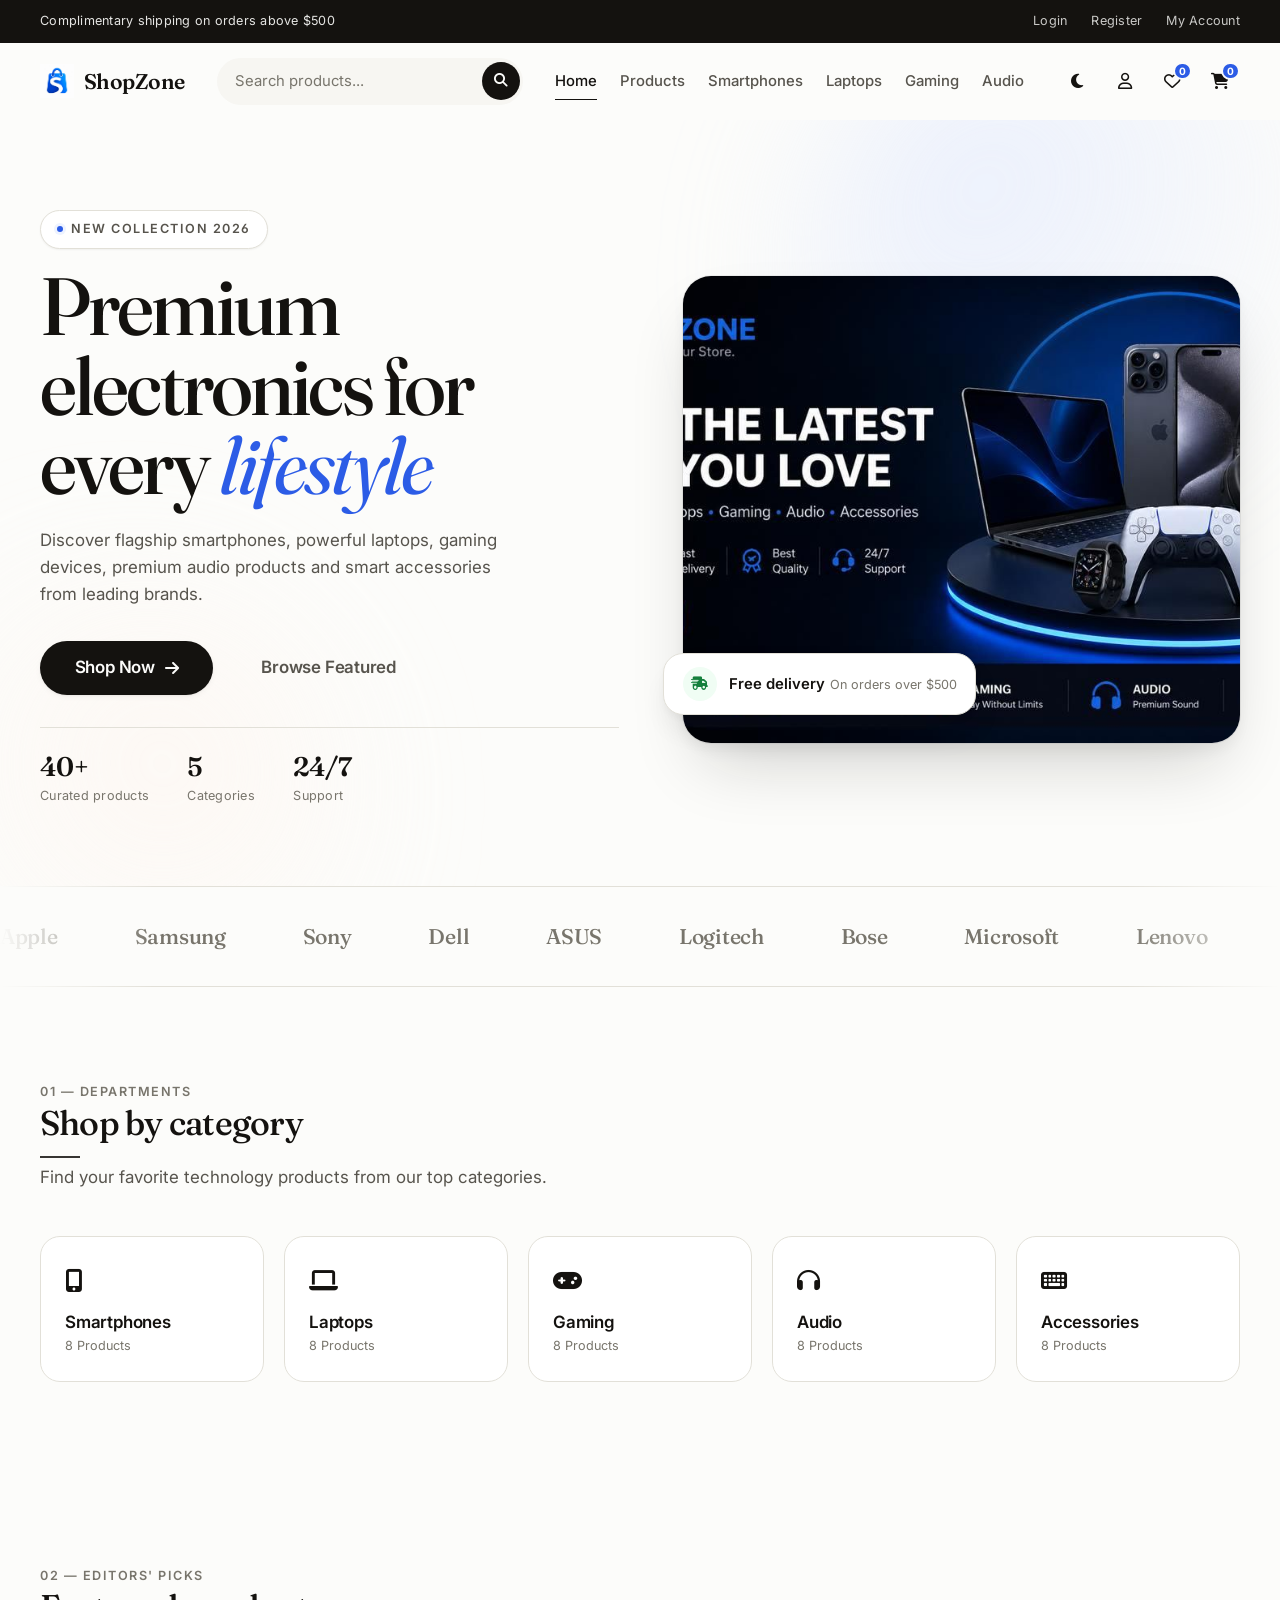
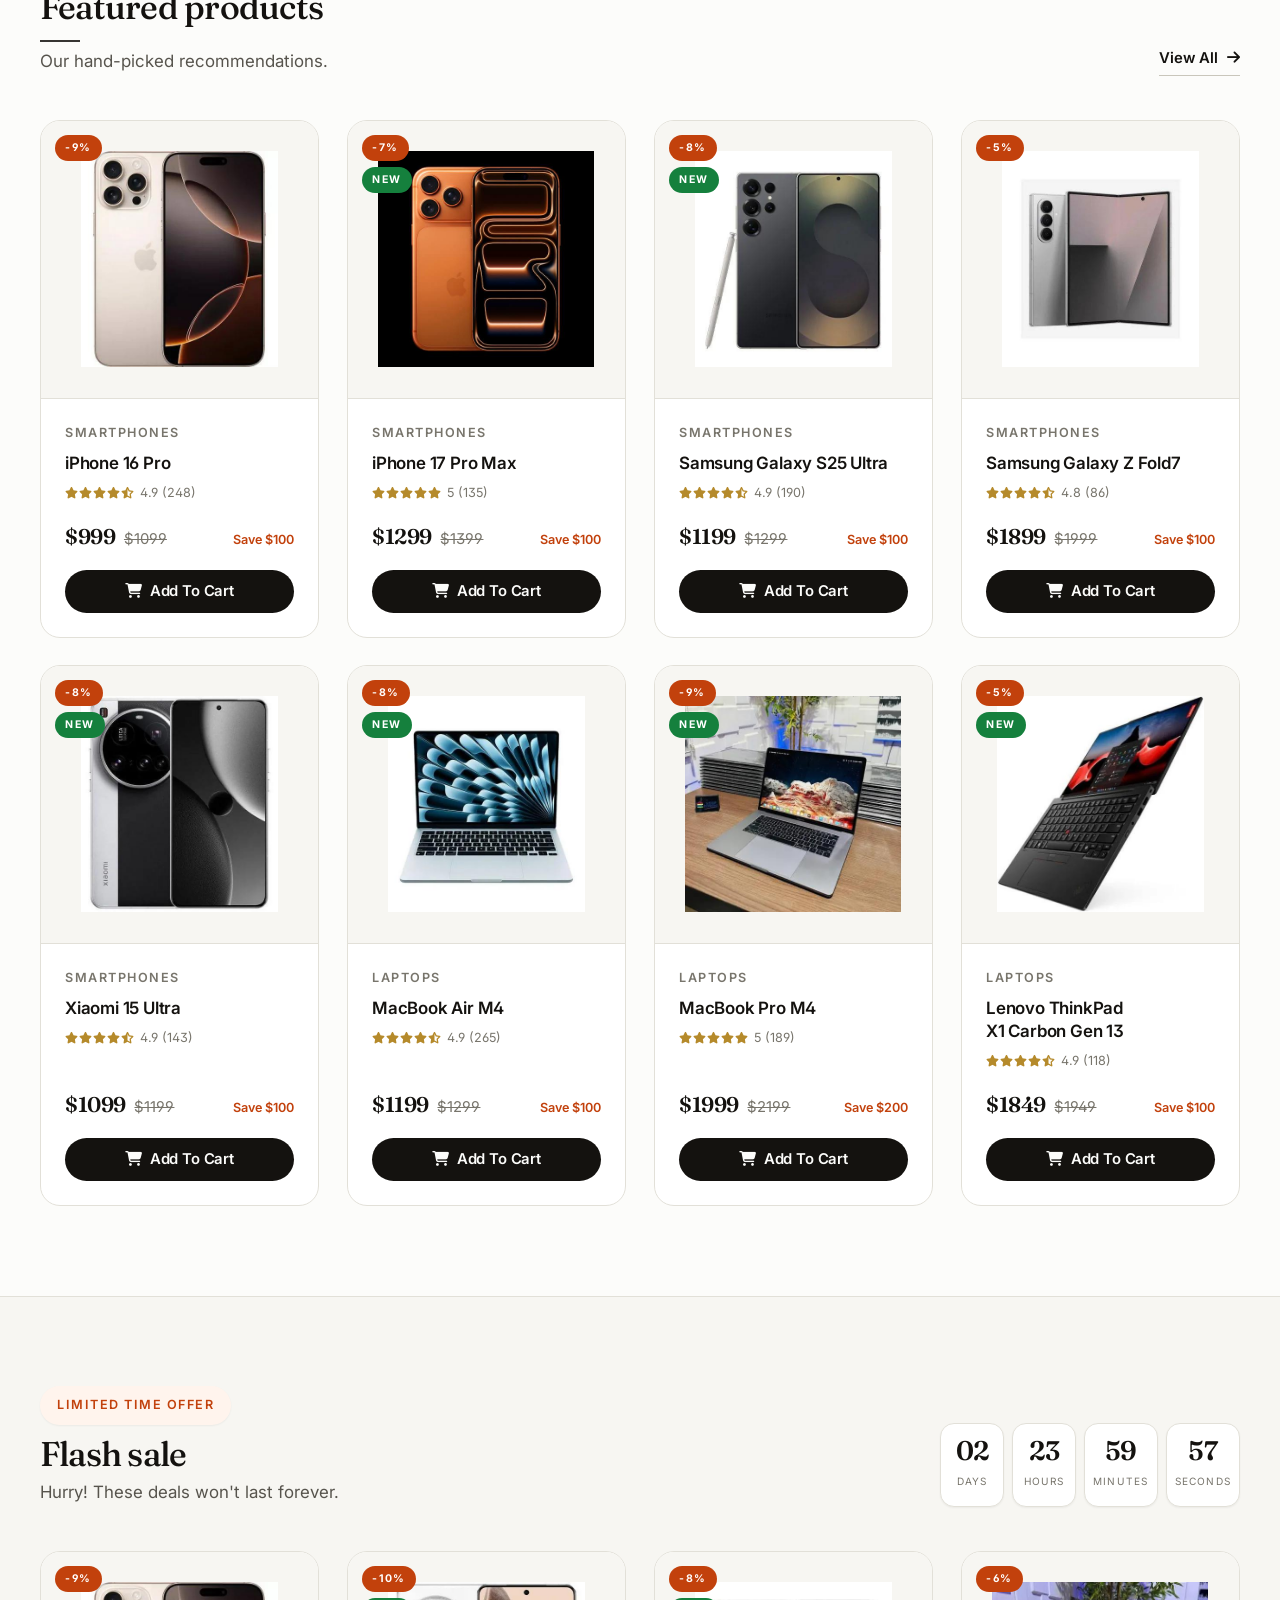
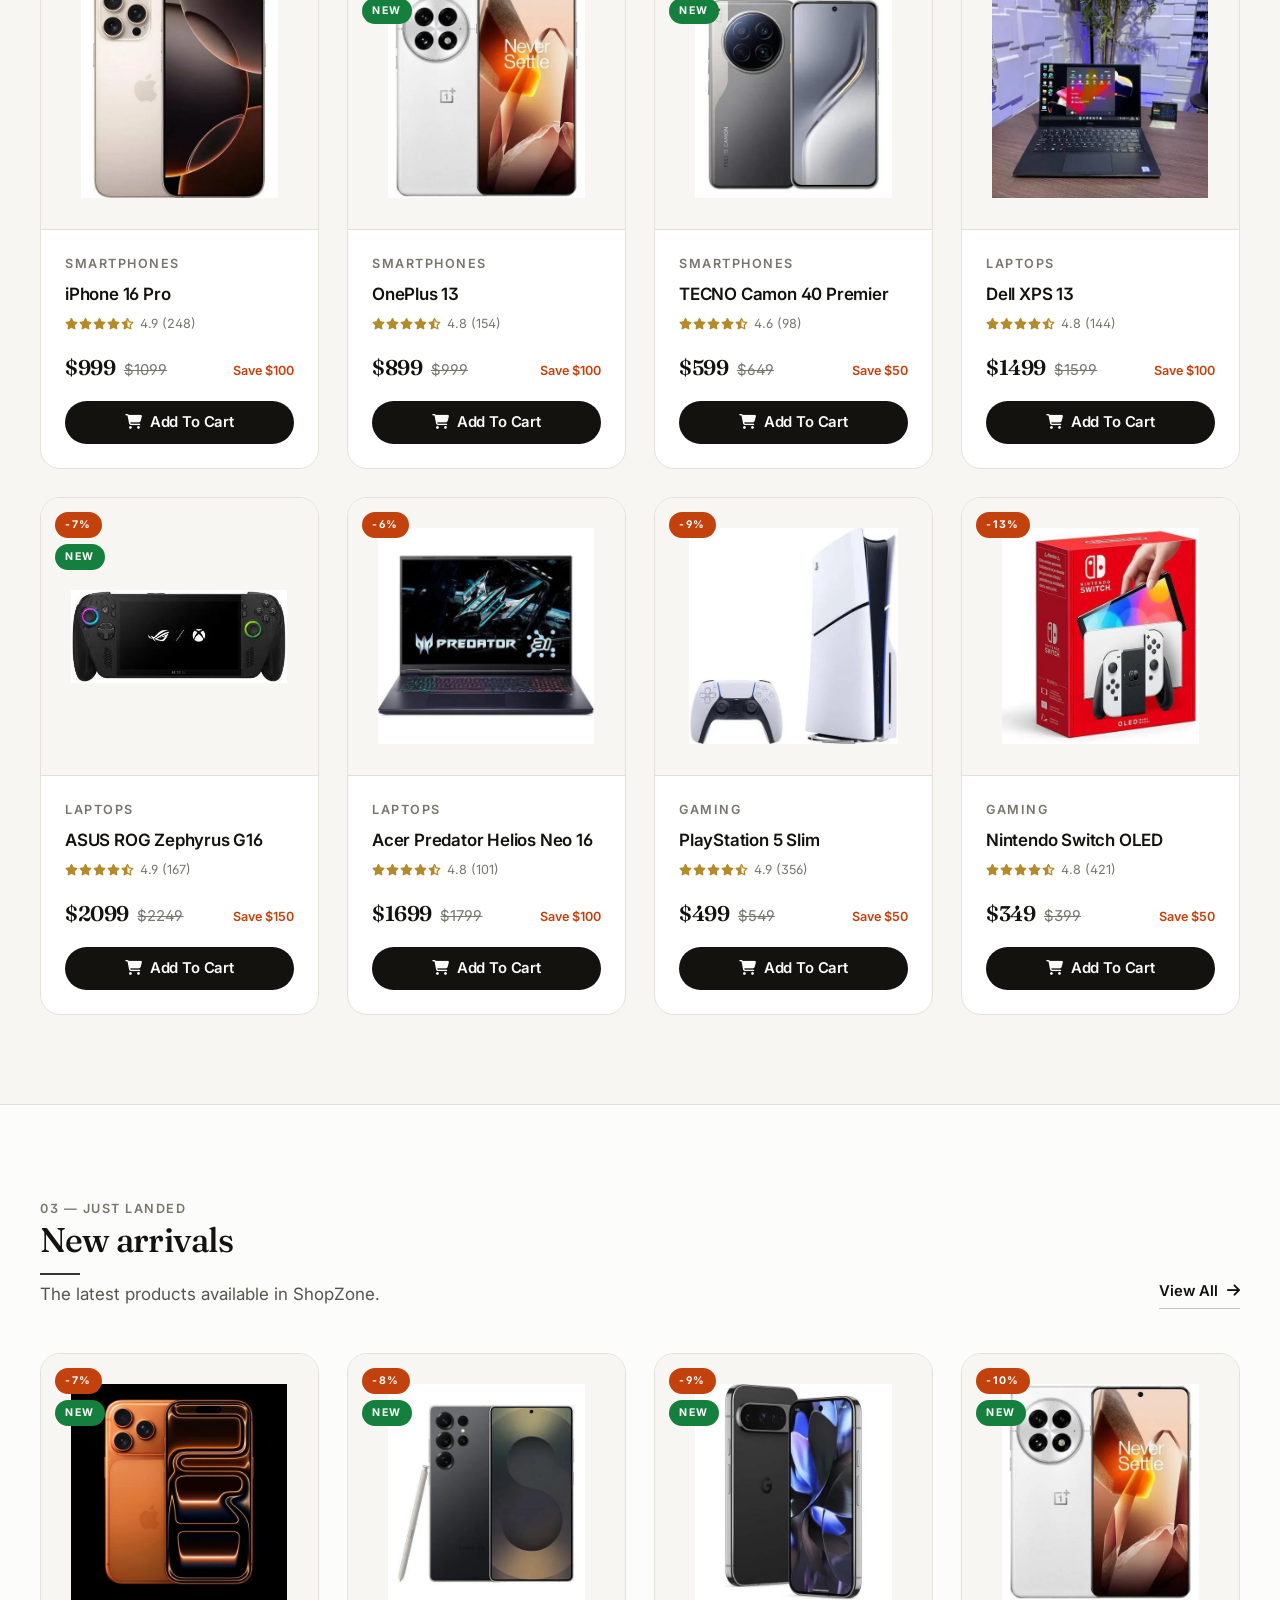
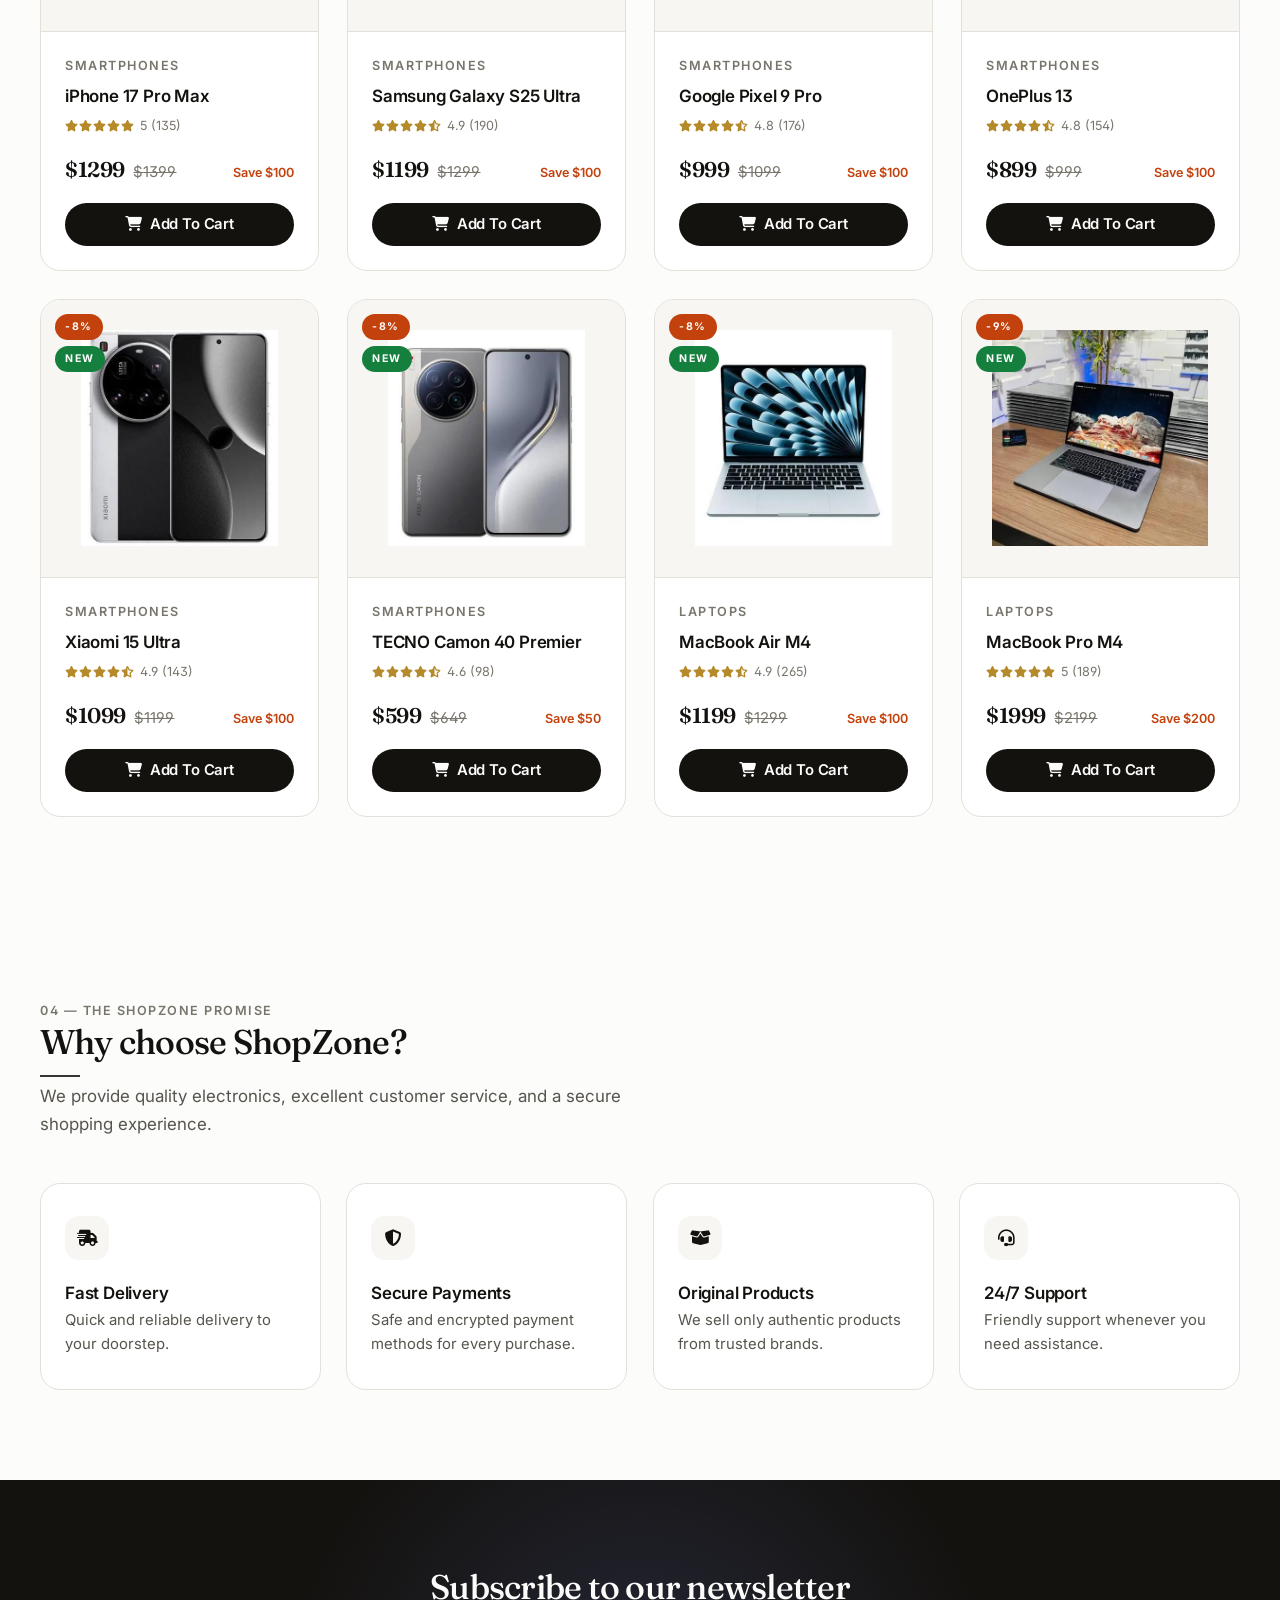
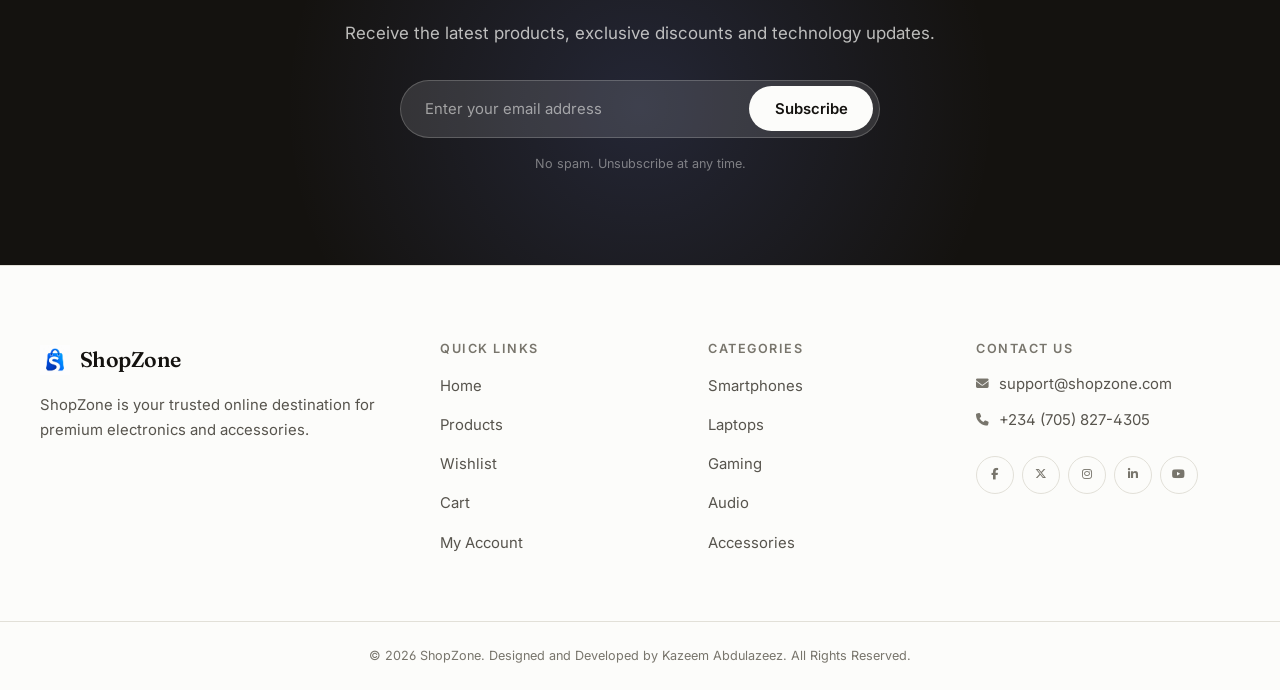
<file: index.html>
<!DOCTYPE html>
<html lang="en">

<head>

    <!-- ===========================
            META TAGS
    ============================ -->

    <meta charset="UTF-8">

    <meta name="viewport"
        content="width=device-width, initial-scale=1.0">

    <meta name="description"
        content="ShopZone - Premium Electronics Store">

    <meta name="keywords"
        content="Electronics, Smartphones, Laptops, Gaming, Audio">

    <meta name="author"
        content="ShopZone">

    <meta name="theme-color"
        content="#fcfcfa">

    <title>

        ShopZone | Premium Electronics Store

    </title>

    <!-- ===========================
            FAVICON
    ============================ -->

    <link rel="icon"
        href="images/logo.png">

    <!-- ===========================
            GOOGLE FONTS

            Fraunces = editorial display serif
            Inter    = technical UI sans
    ============================ -->

    <link rel="preconnect"
        href="https://fonts.googleapis.com">

    <link rel="preconnect"
        href="https://fonts.gstatic.com"
        crossorigin>

    <link href="https://fonts.googleapis.com/css2?family=Fraunces:ital,opsz,wght@0,9..144,300..700;1,9..144,300..700&family=Inter:wght@300..800&display=swap"
        rel="stylesheet">

    <!-- ===========================
            FONT AWESOME
    ============================ -->

    <link rel="stylesheet"
        href="https://cdnjs.cloudflare.com/ajax/libs/font-awesome/6.7.1/css/all.min.css">

    <!-- ===========================
            CSS FILES
    ============================ -->

    <link rel="stylesheet"
        href="css/style.css">

    <link rel="stylesheet"
        href="css/responsive.css">

    <!-- Theme is applied before paint to avoid a flash -->

    <script src="js/ui.js"></script>

</head>

<body>

    <!-- ===========================
            PRELOADER
    ============================ -->

    <div class="preloader">

        <div class="loader"></div>

    </div>

    <a href="#mainContent"
        class="skip-link">

        Skip to content

    </a>

    <!-- ===========================
            TOP BAR
    ============================ -->

    <section class="top-bar">

        <div class="container">

            <div class="top-bar-left">

                <p>

                    Complimentary shipping on orders above $500

                </p>

            </div>

            <div class="top-bar-right">

                <a href="login.html">

                    Login

                </a>

                <a href="register.html">

                    Register

                </a>

                <a href="profile.html">

                    My Account

                </a>

            </div>

        </div>

    </section>

    <!-- ===========================
            HEADER
    ============================ -->

    <header id="mainHeader">

        <div class="container">

            <!-- Logo -->

            <a href="index.html"
                class="logo">

                <img src="images/logo.png"
                    alt="ShopZone Logo">

                <span>

                    ShopZone

                </span>

            </a>

            <!-- Search -->

            <form id="searchForm"
                class="search-box"
                role="search">

                <label for="searchInput"
                    class="sr-only">

                    Search products

                </label>

                <input
                    type="search"
                    id="searchInput"
                    placeholder="Search products...">

                <button type="submit"
                    aria-label="Search">

                    <i class="fas fa-search" aria-hidden="true"></i>

                </button>

            </form>

            <!-- Navigation -->

            <nav id="navbar"
                aria-label="Primary">

                <ul class="nav-links">

                    <li>

                        <a class="active"
                            href="index.html">

                            Home

                        </a>

                    </li>

                    <li>

                        <a href="products.html">

                            Products

                        </a>

                    </li>

                    <li>

                        <a href="products.html?category=smartphones">

                            Smartphones

                        </a>

                    </li>

                    <li>

                        <a href="products.html?category=laptops">

                            Laptops

                        </a>

                    </li>

                    <li>

                        <a href="products.html?category=gaming">

                            Gaming

                        </a>

                    </li>

                    <li>

                        <a href="products.html?category=audio">

                            Audio

                        </a>

                    </li>

                </ul>

            </nav>

            <!-- Header Icons -->

            <div class="header-icons">

                <button class="icon-btn theme-toggle"
                    type="button"
                    aria-pressed="false"
                    aria-label="Switch to dark theme">

                    <i class="fas fa-moon icon-moon" aria-hidden="true"></i>

                    <i class="fas fa-sun icon-sun" aria-hidden="true"></i>

                </button>

                <a href="profile.html"
                    aria-label="My account">

                    <i class="far fa-user" aria-hidden="true"></i>

                </a>

                <a href="wishlist.html"
                    aria-label="Wishlist">

                    <i class="far fa-heart" aria-hidden="true"></i>

                    <span id="wishlistCount">

                        0

                    </span>

                </a>

                <a href="cart.html"
                    class="cart-icon"
                    aria-label="Cart">

                    <i class="fas fa-shopping-cart" aria-hidden="true"></i>

                    <span id="cartCount">

                        0

                    </span>

                </a>

            </div>

            <!-- Mobile Menu Button -->

            <button class="menu-toggle"
                type="button"
                aria-expanded="false"
                aria-controls="mobileMenu"
                aria-label="Open menu">

                <span class="bars" aria-hidden="true">

                    <span></span>

                    <span></span>

                    <span></span>

                </span>

            </button>

        </div>

    </header>

    <!-- ===========================
            MOBILE MENU
    ============================ -->

    <aside class="mobile-menu"
        id="mobileMenu"
        aria-label="Mobile navigation">

        <button class="drawer-close"
            type="button"
            aria-label="Close menu">

            <i class="fas fa-xmark" aria-hidden="true"></i>

        </button>

        <a href="index.html">

            <i class="fas fa-house" aria-hidden="true"></i>

            Home

        </a>

        <a href="products.html">

            <i class="fas fa-grip" aria-hidden="true"></i>

            Products

        </a>

        <a href="wishlist.html">

            <i class="far fa-heart" aria-hidden="true"></i>

            Wishlist

        </a>

        <a href="cart.html">

            <i class="fas fa-bag-shopping" aria-hidden="true"></i>

            Cart

        </a>

        <a href="profile.html">

            <i class="far fa-user" aria-hidden="true"></i>

            Profile

        </a>

    </aside>

    <main id="mainContent">

    <!-- ===========================
            HERO SECTION
    ============================ -->

    <section class="hero">

        <div class="container hero-container">

            <div class="hero-content">

                <span class="hero-badge">

                    <span class="dot" aria-hidden="true"></span>

                    New Collection 2026

                </span>

                <h1>

                    Premium electronics for every
                    <em>lifestyle</em>

                </h1>

                <p>

                    Discover flagship smartphones,
                    powerful laptops, gaming devices,
                    premium audio products and
                    smart accessories from leading brands.

                </p>

                <div class="hero-buttons">

                    <a href="products.html"
                        class="btn btn-primary btn-lg"
                        data-magnetic>

                        Shop Now

                        <i class="fas fa-arrow-right" aria-hidden="true"></i>

                    </a>

                    <a href="#featured"
                        class="btn btn-ghost btn-lg">

                        Browse Featured

                    </a>

                </div>

                <div class="hero-stats">

                    <div class="hero-stat">

                        <span class="num">40+</span>

                        <span class="label">Curated products</span>

                    </div>

                    <div class="hero-stat">

                        <span class="num">5</span>

                        <span class="label">Categories</span>

                    </div>

                    <div class="hero-stat">

                        <span class="num">24/7</span>

                        <span class="label">Support</span>

                    </div>

                </div>

            </div>

            <div class="hero-image"
                data-parallax="0.06">

                <img
                    src="images/banner.jpg"
                    alt="ShopZone Banner"
                    fetchpriority="high">

                <div class="hero-chip">

                    <i class="fas fa-truck-fast" aria-hidden="true"></i>

                    <div>

                        <span class="t">Free delivery</span>

                        <span class="s">On orders over $500</span>

                    </div>

                </div>

            </div>

        </div>

    </section>

    <!-- ===========================
            BRAND MARQUEE
    ============================ -->

    <section class="marquee"
        aria-label="Brands we carry">

        <div class="marquee-track">

            <span>Apple</span>

            <span>Samsung</span>

            <span>Sony</span>

            <span>Dell</span>

            <span>ASUS</span>

            <span>Logitech</span>

            <span>Bose</span>

            <span>Microsoft</span>

            <span>Lenovo</span>

            <span>Anker</span>

        </div>

    </section>

        <!-- ===========================
            SHOP CATEGORIES
    ============================ -->

    <section class="categories">

        <div class="container">

            <div class="section-header" data-reveal>

                <div>

                    <span class="eyebrow">01 — Departments</span>

                    <h2>Shop by category</h2>

                    <p>
                        Find your favorite technology products from our top categories.
                    </p>

                </div>

            </div>

            <div class="category-grid" data-reveal-group>

                <a href="products.html?category=smartphones" class="category-card">

                    <i class="fas fa-mobile-screen-button" aria-hidden="true"></i>

                    <h3>Smartphones</h3>

                    <span>8 Products</span>

                    <i class="fas fa-arrow-right arrow" aria-hidden="true"></i>

                </a>

                <a href="products.html?category=laptops" class="category-card">

                    <i class="fas fa-laptop" aria-hidden="true"></i>

                    <h3>Laptops</h3>

                    <span>8 Products</span>

                    <i class="fas fa-arrow-right arrow" aria-hidden="true"></i>

                </a>

                <a href="products.html?category=gaming" class="category-card">

                    <i class="fas fa-gamepad" aria-hidden="true"></i>

                    <h3>Gaming</h3>

                    <span>8 Products</span>

                    <i class="fas fa-arrow-right arrow" aria-hidden="true"></i>

                </a>

                <a href="products.html?category=audio" class="category-card">

                    <i class="fas fa-headphones" aria-hidden="true"></i>

                    <h3>Audio</h3>

                    <span>8 Products</span>

                    <i class="fas fa-arrow-right arrow" aria-hidden="true"></i>

                </a>

                <a href="products.html?category=accessories" class="category-card">

                    <i class="fas fa-keyboard" aria-hidden="true"></i>

                    <h3>Accessories</h3>

                    <span>8 Products</span>

                    <i class="fas fa-arrow-right arrow" aria-hidden="true"></i>

                </a>

            </div>

        </div>

    </section>

    <!-- ===========================
            FEATURED PRODUCTS
    ============================ -->

    <section class="featured-products" id="featured">

        <div class="container">

            <div class="section-header" data-reveal>

                <div>

                    <span class="eyebrow">02 — Editors' picks</span>

                    <h2>Featured products</h2>

                    <p>
                        Our hand-picked recommendations.
                    </p>

                </div>

                <a href="products.html" class="view-all">

                    View All

                    <i class="fas fa-arrow-right" aria-hidden="true"></i>

                </a>

            </div>

            <div class="products-grid" id="featuredProducts">

                <!-- products.js loads 8 featured products -->

            </div>

        </div>

    </section>

    <!-- ===========================
            FLASH SALE
    ============================ -->

    <section class="flash-sale">

        <div class="container">

            <div class="flash-header" data-reveal>

                <div>

                    <span class="sale-badge">

                        Limited Time Offer

                    </span>

                    <h2>Flash sale</h2>

                    <p>
                        Hurry! These deals won't last forever.
                    </p>

                </div>

                <div class="countdown"
                    aria-label="Time remaining">

                    <div class="time-box">

                        <h3 id="days">00</h3>

                        <span>Days</span>

                    </div>

                    <div class="time-box">

                        <h3 id="hours">00</h3>

                        <span>Hours</span>

                    </div>

                    <div class="time-box">

                        <h3 id="minutes">00</h3>

                        <span>Minutes</span>

                    </div>

                    <div class="time-box">

                        <h3 id="seconds">00</h3>

                        <span>Seconds</span>

                    </div>

                </div>

            </div>

            <div class="products-grid" id="flashProducts">

                <!-- products.js loads flash sale products -->

            </div>

        </div>

    </section>

    <!-- ===========================
            NEW ARRIVALS
    ============================ -->

    <section class="new-arrivals">

        <div class="container">

            <div class="section-header" data-reveal>

                <div>

                    <span class="eyebrow">03 — Just landed</span>

                    <h2>New arrivals</h2>

                    <p>
                        The latest products available in ShopZone.
                    </p>

                </div>

                <a href="products.html" class="view-all">

                    View All

                    <i class="fas fa-arrow-right" aria-hidden="true"></i>

                </a>

            </div>

            <div class="products-grid" id="newArrivalProducts">

                <!-- products.js loads new arrival products -->

            </div>

        </div>

    </section>

        <!-- ===========================
            WHY CHOOSE SHOPZONE
    ============================ -->

    <section class="why-choose">

        <div class="container">

            <div class="section-header" data-reveal>

                <div>

                    <span class="eyebrow">04 — The ShopZone promise</span>

                    <h2>Why choose ShopZone?</h2>

                    <p>
                        We provide quality electronics, excellent customer service,
                        and a secure shopping experience.
                    </p>

                </div>

            </div>

            <div class="features-grid" data-reveal-group>

                <div class="feature-card">

                    <i class="fas fa-truck-fast" aria-hidden="true"></i>

                    <h3>Fast Delivery</h3>

                    <p>
                        Quick and reliable delivery to your doorstep.
                    </p>

                </div>

                <div class="feature-card">

                    <i class="fas fa-shield-halved" aria-hidden="true"></i>

                    <h3>Secure Payments</h3>

                    <p>
                        Safe and encrypted payment methods for every purchase.
                    </p>

                </div>

                <div class="feature-card">

                    <i class="fas fa-box-open" aria-hidden="true"></i>

                    <h3>Original Products</h3>

                    <p>
                        We sell only authentic products from trusted brands.
                    </p>

                </div>

                <div class="feature-card">

                    <i class="fas fa-headset" aria-hidden="true"></i>

                    <h3>24/7 Support</h3>

                    <p>
                        Friendly support whenever you need assistance.
                    </p>

                </div>

            </div>

        </div>

    </section>

    <!-- ===========================
            NEWSLETTER
    ============================ -->

    <section class="newsletter">

        <div class="container">

            <div class="newsletter-content" data-reveal>

                <h2>

                    Subscribe to our newsletter

                </h2>

                <p>

                    Receive the latest products,
                    exclusive discounts and technology updates.

                </p>

                <form
                    id="newsletterForm"
                    class="newsletter-form">

                    <label for="newsletterEmail"
                        class="sr-only">

                        Email address

                    </label>

                    <input
                        type="email"
                        id="newsletterEmail"
                        placeholder="Enter your email address"
                        required>

                    <button type="submit">

                        Subscribe

                    </button>

                </form>

                <p class="fineprint">

                    No spam. Unsubscribe at any time.

                </p>

            </div>

        </div>

    </section>

    </main>

    <!-- ===========================
            FOOTER
    ============================ -->

    <footer id="mainFooter">

        <div class="container footer-grid">

            <div class="footer-about">

                <a href="index.html"
                    class="footer-logo">

                    <img
                        src="images/logo.png"
                        alt="ShopZone Logo">

                    <span>

                        ShopZone

                    </span>

                </a>

                <p>

                    ShopZone is your trusted online destination
                    for premium electronics and accessories.

                </p>

            </div>

            <div class="footer-links">

                <h3>

                    Quick Links

                </h3>

                <ul>

                    <li><a href="index.html">Home</a></li>

                    <li><a href="products.html">Products</a></li>

                    <li><a href="wishlist.html">Wishlist</a></li>

                    <li><a href="cart.html">Cart</a></li>

                    <li><a href="profile.html">My Account</a></li>

                </ul>

            </div>

            <div class="footer-links">

                <h3>

                    Categories

                </h3>

                <ul>

                    <li><a href="products.html?category=smartphones">Smartphones</a></li>

                    <li><a href="products.html?category=laptops">Laptops</a></li>

                    <li><a href="products.html?category=gaming">Gaming</a></li>

                    <li><a href="products.html?category=audio">Audio</a></li>

                    <li><a href="products.html?category=accessories">Accessories</a></li>

                </ul>

            </div>

            <div class="footer-contact">

                <h3>

                    Contact Us

                </h3>

                <p>

                    <i class="fas fa-envelope" aria-hidden="true"></i>

                    support@shopzone.com

                </p>

                <p>

                    <i class="fas fa-phone" aria-hidden="true"></i>

                    +234 (705) 827-4305

                </p>

                <div class="social-links">

                    <a href="#" aria-label="Facebook"><i class="fab fa-facebook-f" aria-hidden="true"></i></a>

                    <a href="#" aria-label="X"><i class="fab fa-x-twitter" aria-hidden="true"></i></a>

                    <a href="#" aria-label="Instagram"><i class="fab fa-instagram" aria-hidden="true"></i></a>

                    <a href="#" aria-label="LinkedIn"><i class="fab fa-linkedin-in" aria-hidden="true"></i></a>

                    <a href="#" aria-label="YouTube"><i class="fab fa-youtube" aria-hidden="true"></i></a>

                </div>

            </div>

        </div>

        <div class="footer-bottom">

            <p>

    &copy; 2026 ShopZone. Designed and Developed by Kazeem Abdulazeez. All Rights Reserved.

            </p>

        </div>

    </footer>

    <!-- ===========================
            BACK TO TOP
    ============================ -->

    <button id="backToTop"
        type="button"
        title="Back to Top"
        aria-label="Back to top">

        <i class="fas fa-arrow-up" aria-hidden="true"></i>

    </button>

    <!-- ===========================
            JAVASCRIPT
    ============================ -->

    <script src="js/products.js"></script>

    <script src="js/app.js"></script>

    <script src="js/cart.js"></script>

    <script src="js/auth.js"></script>

</body>

</html>
</file>
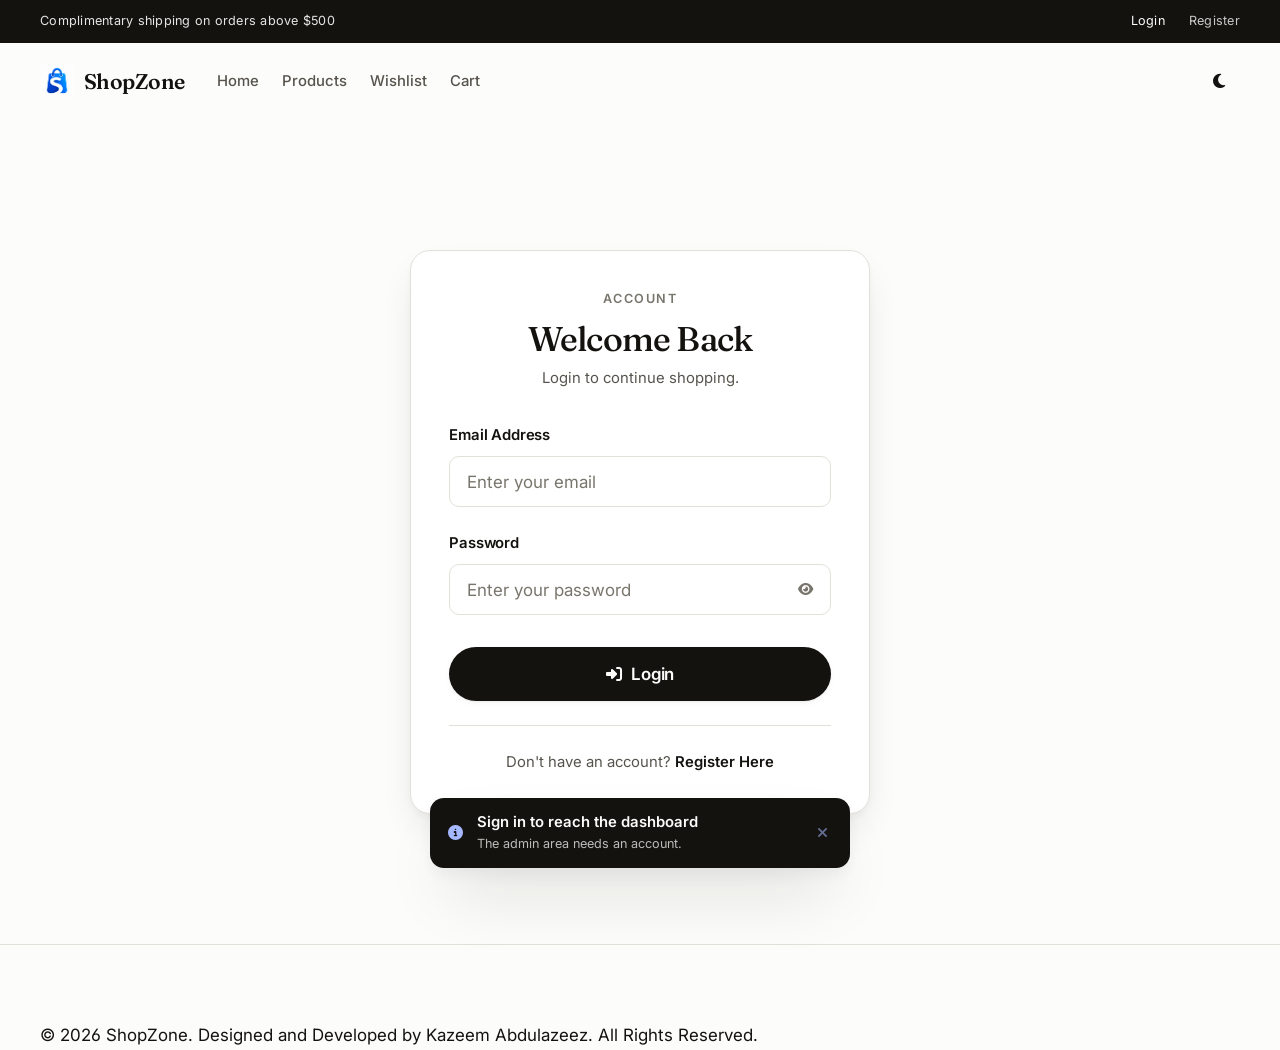
<file: admin.html>
<!DOCTYPE html>
<html lang="en">

<head>

    <meta charset="UTF-8">

    <meta name="viewport"
        content="width=device-width, initial-scale=1.0">

    <meta name="description"
        content="ShopZone Admin Dashboard">

    <meta name="theme-color"
        content="#fcfcfa">

    <title>Admin Dashboard | ShopZone</title>

    <link rel="icon"
        href="images/logo.png">

    <!-- Google Fonts -->

    <link rel="preconnect"
        href="https://fonts.googleapis.com">

    <link rel="preconnect"
        href="https://fonts.gstatic.com"
        crossorigin>

    <link href="https://fonts.googleapis.com/css2?family=Fraunces:ital,opsz,wght@0,9..144,300..700;1,9..144,300..700&family=Inter:wght@300..800&display=swap"
        rel="stylesheet">

    <!-- Font Awesome -->

    <link rel="stylesheet"
        href="https://cdnjs.cloudflare.com/ajax/libs/font-awesome/6.7.1/css/all.min.css">

    <!-- CSS -->

    <link rel="stylesheet"
        href="css/style.css">

    <link rel="stylesheet"
        href="css/admin.css">

    <!-- Theme is applied before paint to avoid a flash -->

    <script src="js/ui.js"></script>

</head>

<body>

    <a href="#adminMain"
        class="skip-link">

        Skip to content

    </a>

    <!-- ===========================
            ADMIN HEADER
    ============================ -->

    <header class="admin-header">

        <div class="container">

            <div class="admin-logo">

                <img
                    src="images/logo.png"
                    alt="ShopZone Logo">

                <h2>

                    ShopZone Admin

                </h2>

            </div>

            <div class="admin-actions">

                <button class="icon-btn theme-toggle"
                    type="button"
                    aria-pressed="false"
                    aria-label="Switch to dark theme">

                    <i class="fas fa-moon icon-moon" aria-hidden="true"></i>

                    <i class="fas fa-sun icon-sun" aria-hidden="true"></i>

                </button>

                <a
                    href="index.html"
                    class="btn">

                    View Store

                </a>

                <button
                    id="adminLogout"
                    type="button"
                    class="btn btn-danger">

                    Logout

                </button>

            </div>

        </div>

    </header>

    <!-- ===========================
            ADMIN DASHBOARD
    ============================ -->

    <section class="admin-dashboard">

        <div class="container admin-layout">

            <!-- Sidebar -->

            <aside class="admin-sidebar">

                <nav aria-label="Admin sections">

                <ul>

                    <li>

                        <a
                            class="active"
                            href="#dashboard">

                            <i class="fas fa-chart-line" aria-hidden="true"></i>

                            Dashboard

                        </a>

                    </li>

                    <li>

                        <a href="#products">

                            <i class="fas fa-box" aria-hidden="true"></i>

                            Products

                        </a>

                    </li>

                    <li>

                        <a href="#orders">

                            <i class="fas fa-cart-shopping" aria-hidden="true"></i>

                            Orders

                        </a>

                    </li>

                    <li>

                        <a href="#customers">

                            <i class="fas fa-users" aria-hidden="true"></i>

                            Customers

                        </a>

                    </li>

                    <li>

                        <a href="#settings">

                            <i class="fas fa-gear" aria-hidden="true"></i>

                            Settings

                        </a>

                    </li>

                </ul>



                </nav>

            </aside>

            <!-- Main Content -->

            <main class="admin-content" id="adminMain">

                <section id="dashboard">

                    <h1>

                        Dashboard

                    </h1>

                    <div class="dashboard-cards">

                        <div class="dashboard-card">

                            <h3>Total Products</h3>

                            <h2 id="totalProducts">

                                40

                            </h2>

                        </div>

                        <div class="dashboard-card">

                            <h3>Total Orders</h3>

                            <h2 id="totalOrders">

                                0

                            </h2>

                        </div>

                        <div class="dashboard-card">

                            <h3>Customers</h3>

                            <h2 id="totalCustomers">

                                0

                            </h2>

                        </div>

                        <div class="dashboard-card">

                            <h3>Revenue</h3>

                            <h2 id="totalRevenue">

                                $0

                            </h2>

                        </div>

                    </div>

                </section>

                <!-- Products -->

                <section id="products">

                    <div class="section-title">

                        <h2>

                            Manage Products

                        </h2>

                        <button
                            id="addProductBtn"
                            type="button"
                            class="btn btn-primary">

                            Add Product

                        </button>

                    </div>

                    <div id="adminProducts">

                        <!-- admin.js loads products -->

                    </div>

                </section>

                <!-- Orders -->

                <section id="orders">

                    <h2>

                        Recent Orders

                    </h2>

                    <div id="adminOrders">

                        <!-- admin.js -->

                    </div>

                </section>

                                <!-- ===========================
                        CUSTOMERS
                ============================ -->

                <section id="customers">

                    <h2>

                        Customers

                    </h2>

                    <div id="adminCustomers">

                        <!-- Loaded by admin.js -->

                    </div>

                </section>

                <!-- ===========================
                        SETTINGS
                ============================ -->

                <section id="settings">

                    <h2>

                        Store Settings

                    </h2>

                    <form id="settingsForm">

                        <div class="form-group">

                            <label>

                                Store Name

                            </label>

                            <input
                                type="text"
                                id="storeName"
                                value="ShopZone">

                        </div>

                        <div class="form-group">

                            <label>

                                Support Email

                            </label>

                            <input
                                type="email"
                                id="supportEmail"
                                value="support@shopzone.com">

                        </div>

                        <div class="form-group">

                            <label>

                                Contact Number

                            </label>

                            <input
                                type="text"
                                id="supportPhone"
                                value="+234 (705) 827-4305">

                        </div>

                        <button
                            type="submit"
                            class="btn btn-primary">

                            Save Settings

                        </button>

                    </form>

                </section>

            </main>

        </div>

    </section>

    <!-- ===========================
            ADMIN FOOTER
    ============================ -->

    <footer class="admin-footer">

        <div class="container">

            <p>

                &copy; 2026 ShopZone  Designed and Developed by Kazeem Abdulazeez Admin Dashboard.
                All Rights Reserved.

            </p>

        </div>

    </footer>

    <!-- ===========================
            JAVASCRIPT
    ============================ -->

    <script src="js/products.js"></script>

    <script src="js/cart.js"></script>

    <script src="js/auth.js"></script>

    <script src="js/checkout.js"></script>

    <script src="js/admin.js"></script>

    <script src="js/app.js"></script>

</body>

</html>
</file>
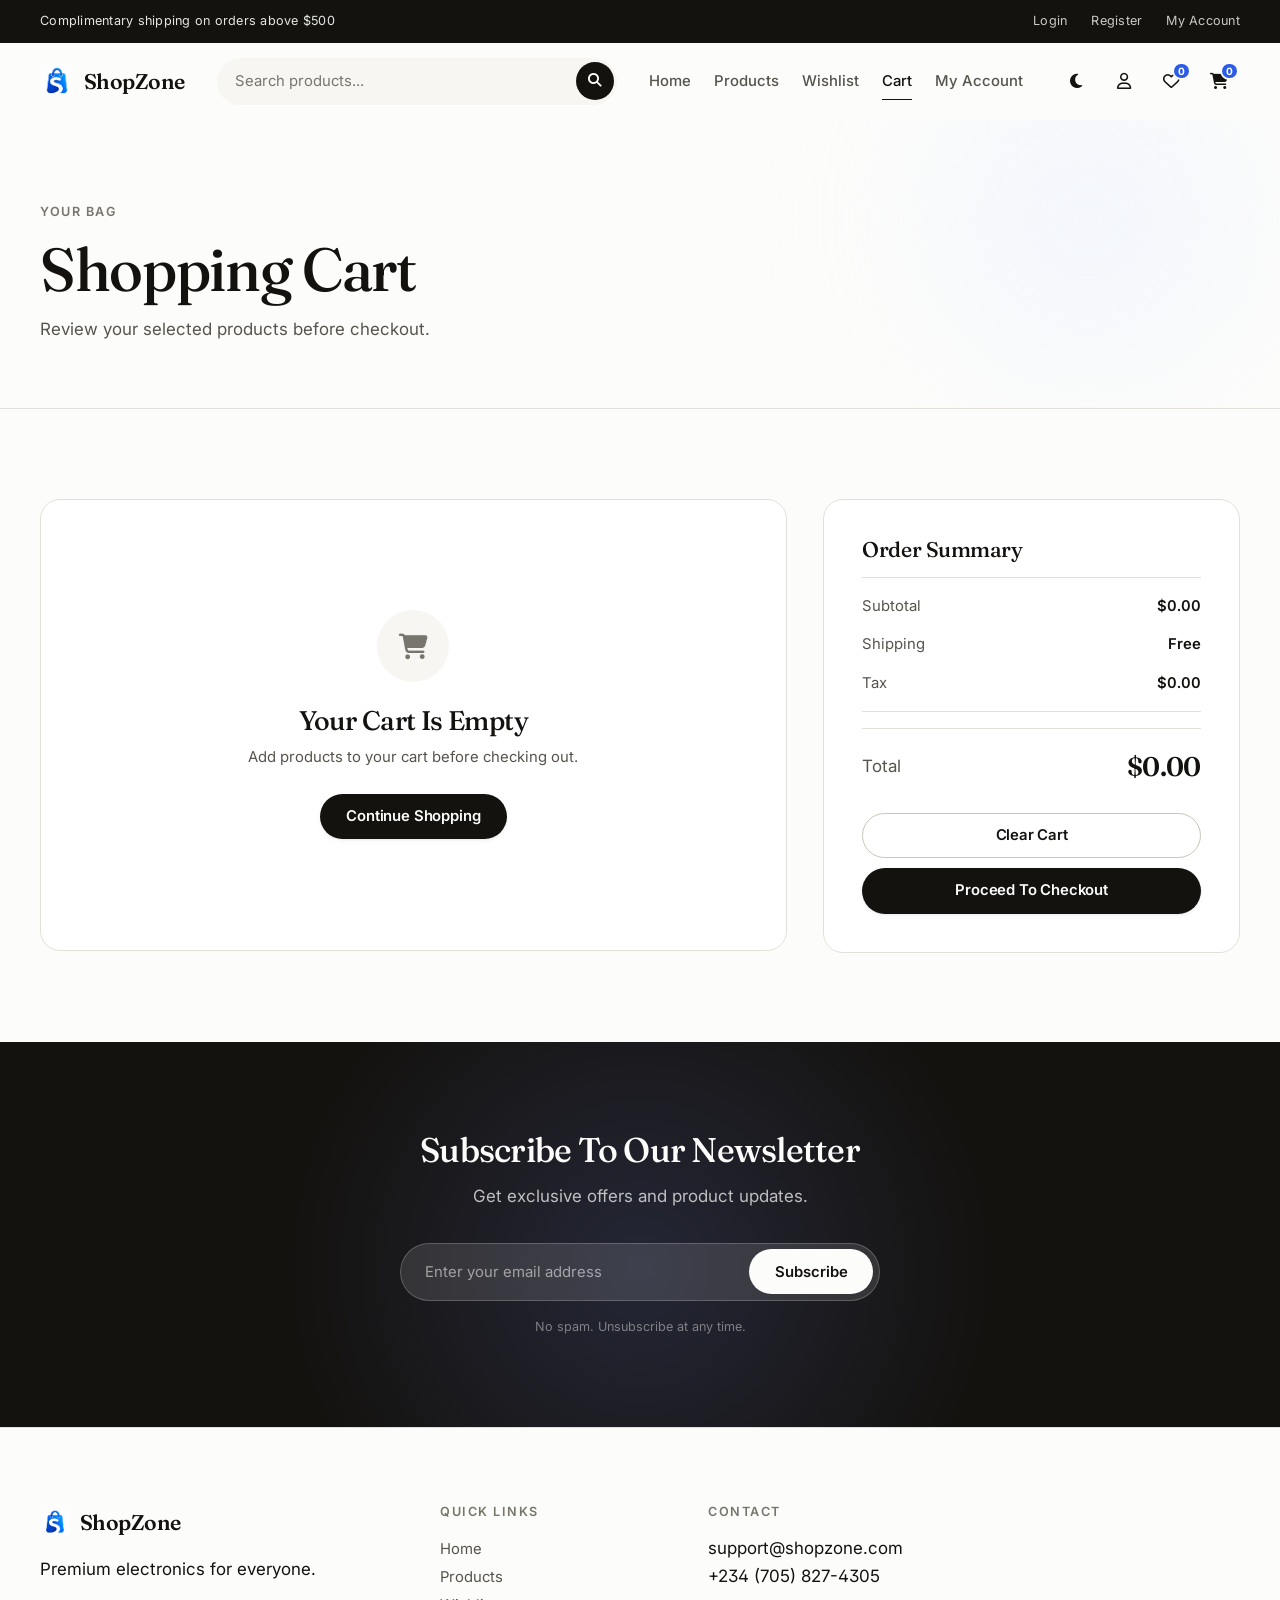
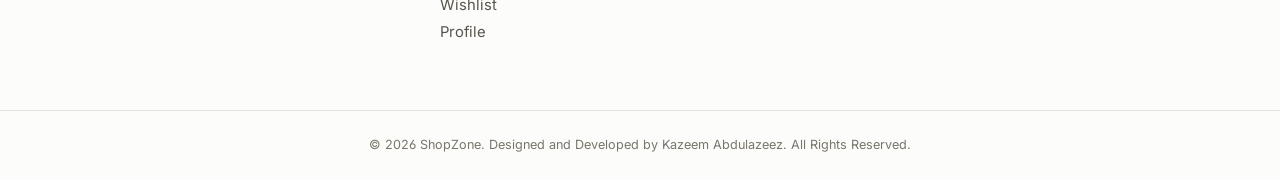
<file: cart.html>
<!DOCTYPE html>
<html lang="en">

<head>

    <meta charset="UTF-8">

    <meta name="viewport"
        content="width=device-width, initial-scale=1.0">

    <meta name="description"
        content="Shopping Cart | ShopZone">

    <meta name="theme-color"
        content="#fcfcfa">

    <title>Shopping Cart | ShopZone</title>

    <link rel="icon" href="images/logo.png">

    <!-- Google Fonts -->

    <link rel="preconnect" href="https://fonts.googleapis.com">

    <link rel="preconnect"
        href="https://fonts.gstatic.com"
        crossorigin>

    <link href="https://fonts.googleapis.com/css2?family=Fraunces:ital,opsz,wght@0,9..144,300..700;1,9..144,300..700&family=Inter:wght@300..800&display=swap"
        rel="stylesheet">

    <!-- Font Awesome -->

    <link rel="stylesheet"
        href="https://cdnjs.cloudflare.com/ajax/libs/font-awesome/6.7.1/css/all.min.css">

    <!-- CSS -->

    <link rel="stylesheet"
        href="css/style.css">

    <link rel="stylesheet"
        href="css/responsive.css">

    <!-- Theme is applied before paint to avoid a flash -->

    <script src="js/ui.js"></script>

</head>

<body>

    <a href="#mainContent"
        class="skip-link">

        Skip to content

    </a>

    <!-- ===========================
            TOP BAR
    ============================ -->

    <section class="top-bar">

        <div class="container">

            <div class="top-bar-left">

                <p>

                    Complimentary shipping on orders above $500

                </p>

            </div>

            <div class="top-bar-right">

                <a href="login.html">Login</a>

                <a href="register.html">Register</a>

                <a href="profile.html">My Account</a>

            </div>

        </div>

    </section>

    <!-- ===========================
            HEADER
    ============================ -->

    <header id="mainHeader">

        <div class="container">

            <a href="index.html"
                class="logo">

                <img src="images/logo.png"
                    alt="ShopZone Logo">

                <span>ShopZone</span>

            </a>

            <form id="searchForm"
                class="search-box"
                role="search">

                <label for="searchInput"
                    class="sr-only">

                    Search products

                </label>

                <input
                    type="search"
                    id="searchInput"
                    placeholder="Search products...">

                <button type="submit"
                    aria-label="Search">

                    <i class="fas fa-search" aria-hidden="true"></i>

                </button>

            </form>

            <nav id="navbar"
                aria-label="Primary">

                <ul class="nav-links">

                    <li><a href="index.html">Home</a></li>

                    <li><a href="products.html">Products</a></li>

                    <li><a href="wishlist.html">Wishlist</a></li>

                    <li><a class="active"
                            href="cart.html">Cart</a></li>

                    <li><a href="profile.html">My Account</a></li>

                </ul>

            </nav>

            <div class="header-icons">

                <button class="icon-btn theme-toggle"
                    type="button"
                    aria-pressed="false"
                    aria-label="Switch to dark theme">

                    <i class="fas fa-moon icon-moon" aria-hidden="true"></i>

                    <i class="fas fa-sun icon-sun" aria-hidden="true"></i>

                </button>

                <a href="profile.html"
                    aria-label="My account">

                    <i class="far fa-user" aria-hidden="true"></i>

                </a>

                <a href="wishlist.html"
                    aria-label="Wishlist">

                    <i class="far fa-heart" aria-hidden="true"></i>

                    <span id="wishlistCount">

                        0

                    </span>

                </a>

                <a href="cart.html"
                    class="cart-icon"
                    aria-label="Cart">

                    <i class="fas fa-shopping-cart" aria-hidden="true"></i>

                    <span id="cartCount">

                        0

                    </span>

                </a>

            </div>

            <button class="menu-toggle"
                type="button"
                aria-expanded="false"
                aria-controls="mobileMenu"
                aria-label="Open menu">

                <span class="bars" aria-hidden="true">

                    <span></span>

                    <span></span>

                    <span></span>

                </span>

            </button>

        </div>

    </header>

    <!-- ===========================
            MOBILE MENU
    ============================ -->

    <aside class="mobile-menu"
        id="mobileMenu"
        aria-label="Mobile navigation">

        <button class="drawer-close"
            type="button"
            aria-label="Close menu">

            <i class="fas fa-xmark" aria-hidden="true"></i>

        </button>

        <a href="index.html">

            <i class="fas fa-house" aria-hidden="true"></i>

            Home

        </a>

        <a href="products.html">

            <i class="fas fa-grip" aria-hidden="true"></i>

            Products

        </a>

        <a href="wishlist.html">

            <i class="far fa-heart" aria-hidden="true"></i>

            Wishlist

        </a>

        <a href="cart.html">

            <i class="fas fa-bag-shopping" aria-hidden="true"></i>

            Cart

        </a>

        <a href="profile.html">

            <i class="far fa-user" aria-hidden="true"></i>

            Profile

        </a>

    </aside>

    <main id="mainContent">

    <!-- ===========================
            PAGE HEADER
    ============================ -->

    <section class="page-header">

        <div class="container">

            <span class="eyebrow">Your bag</span>

            <h1>

                Shopping Cart

            </h1>

            <p>

                Review your selected products before checkout.

            </p>

        </div>

    </section>

    <!-- ===========================
            CART
    ============================ -->

    <section class="cart-page">

        <div class="container cart-layout">

            <!-- Cart Items -->

            <div class="cart-items" data-reveal>

                <div id="cartItems">

                    <!-- cart.js loads items here -->

                </div>

                <div
                    class="empty-state"
                    id="emptyCart">

                    <i class="fas fa-cart-shopping" aria-hidden="true"></i>

                    <h2>

                        Your Cart Is Empty

                    </h2>

                    <p>

                        Add products to your cart
                        before checking out.

                    </p>

                    <a
                        href="products.html"
                        class="btn btn-primary">

                        Continue Shopping

                    </a>

                </div>

            </div>

            <!-- Cart Summary -->

            <aside class="cart-summary" data-reveal>

                <h2>

                    Order Summary

                </h2>

                <div class="summary-row">

                    <span>

                        Subtotal

                    </span>

                    <span id="subtotal">

                        $0.00

                    </span>

                </div>

                <div class="summary-row">

                    <span>

                        Shipping

                    </span>

                    <span id="shipping">

                        Free

                    </span>

                </div>

                <div class="summary-row">

                    <span>

                        Tax

                    </span>

                    <span id="tax">

                        $0.00

                    </span>

                </div>

                <hr>

                <div class="summary-row total">

                    <span>

                        Total

                    </span>

                    <span id="total">

                        $0.00

                    </span>

                </div>

                <button
                    id="clearCartBtn"
                    class="btn btn-secondary">

                    Clear Cart

                </button>

                <a
                    href="checkout.html"
                    class="btn btn-primary checkout-btn">

                    Proceed To Checkout

                </a>

            </aside>

        </div>

    </section>

    <!-- ===========================
            NEWSLETTER
    ============================ -->

    <section class="newsletter">

        <div class="container newsletter-content" data-reveal>

            <h2>

                Subscribe To Our Newsletter

            </h2>

            <p>

                Get exclusive offers and product updates.

            </p>

            <form
                id="newsletterForm"
                class="newsletter-form">

                <label for="newsletterEmail"
                    class="sr-only">

                        Email address

                </label>

                <input
                    type="email"
                    id="newsletterEmail"
                    placeholder="Enter your email address"
                    required>

                <button type="submit">

                    Subscribe

                </button>

            </form>

                <p class="fineprint">

                    No spam. Unsubscribe at any time.

                </p>

        </div>

    </section>

    </main>

    <!-- ===========================
            FOOTER
    ============================ -->

    <footer id="mainFooter">

        <div class="container footer-grid">

            <div>

                <a
                    href="index.html"
                    class="footer-logo">

                    <img
                        src="images/logo.png"
                        alt="ShopZone Logo">

                    <span>

                        ShopZone

                    </span>

                </a>

                <p>

                    Premium electronics for everyone.

                </p>

            </div>

            <div>

                <h3>

                    Quick Links

                </h3>

                <ul>

                    <li><a href="index.html">Home</a></li>

                    <li><a href="products.html">Products</a></li>

                    <li><a href="wishlist.html">Wishlist</a></li>

                    <li><a href="profile.html">Profile</a></li>

                </ul>

            </div>

            <div>

                <h3>

                    Contact

                </h3>

                <p>support@shopzone.com</p>

                <p>+234 (705) 827-4305</p>

            </div>

        </div>

        <div class="footer-bottom">

            <p>

    &copy; 2026 ShopZone. Designed and Developed by Kazeem Abdulazeez. All Rights Reserved.

            </p>

        </div>

    </footer>

    <button
        id="backToTop"
        type="button"
        title="Back To Top"
        aria-label="Back to top">

        <i class="fas fa-arrow-up" aria-hidden="true"></i>

    </button>

    <script src="js/cart.js"></script>

    <script src="js/products.js"></script>

    <script src="js/app.js"></script>

    <script src="js/auth.js"></script>

</body>

</html>
</file>
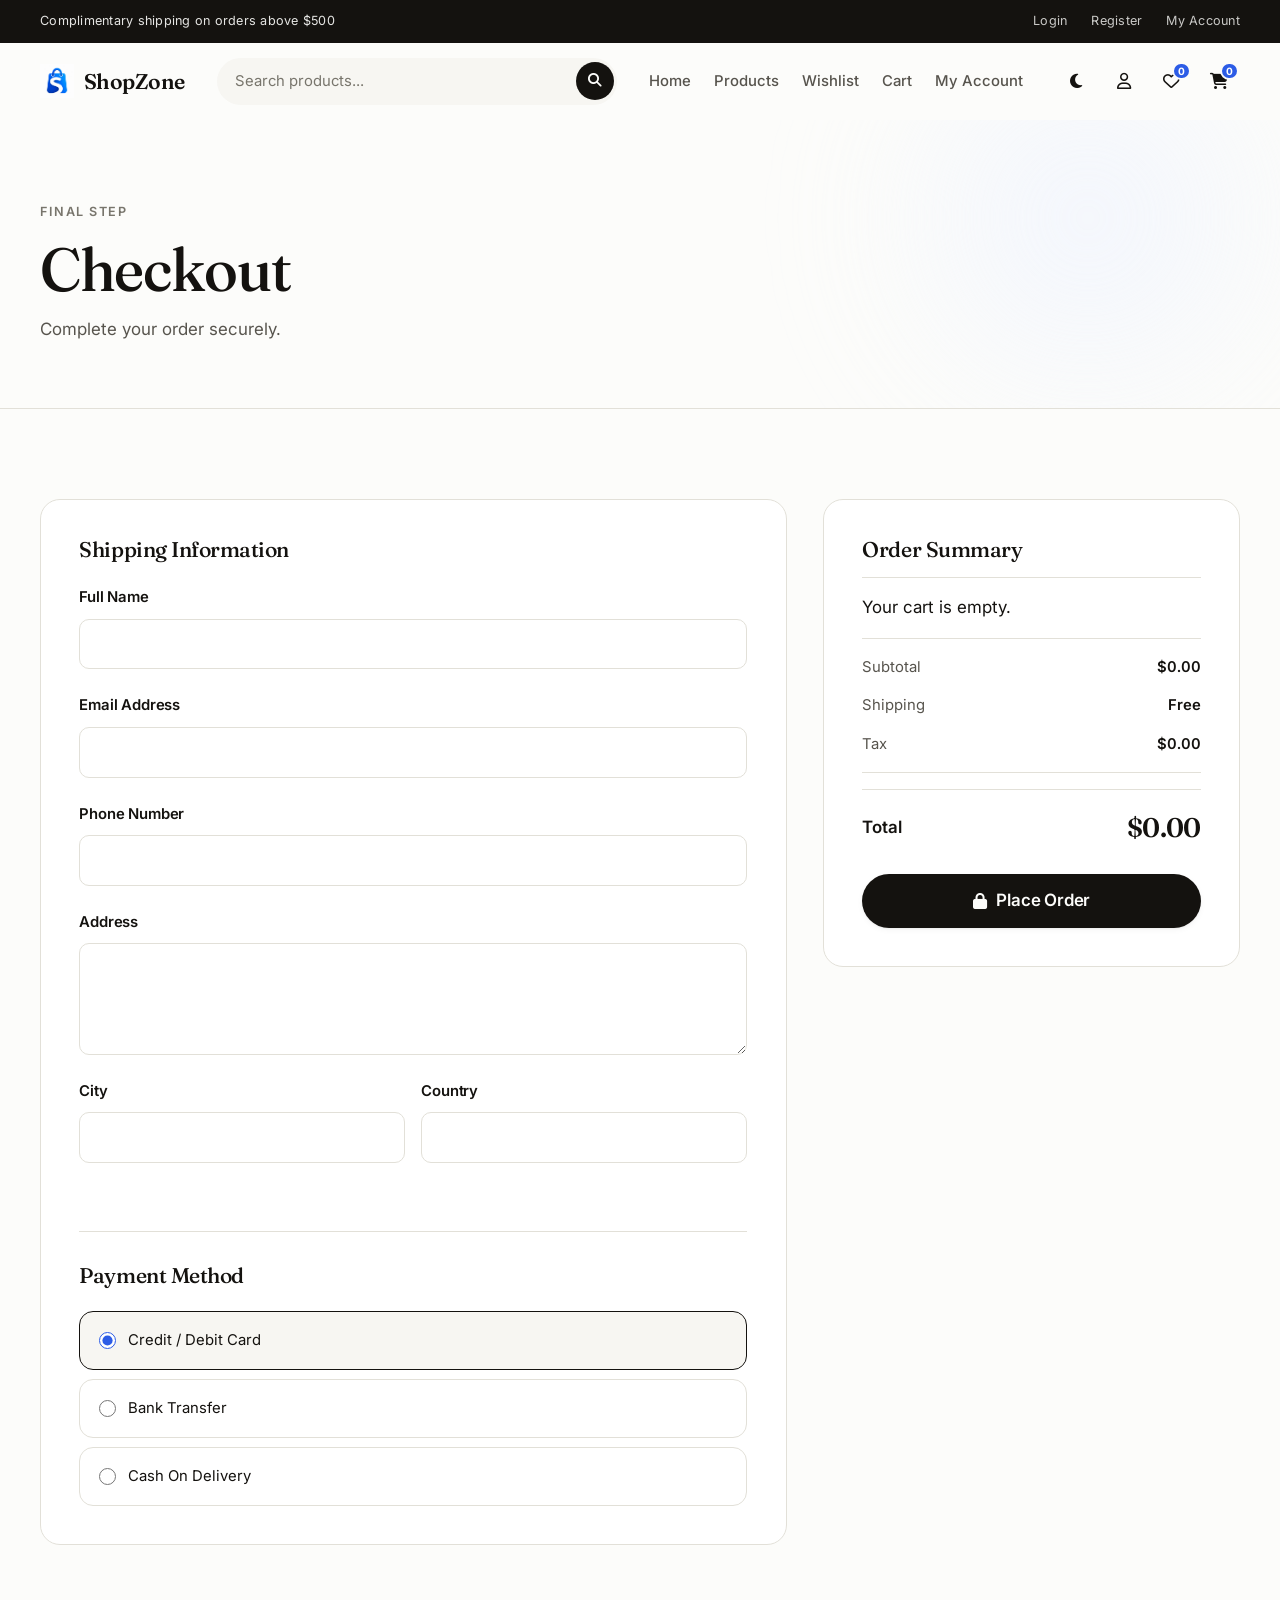
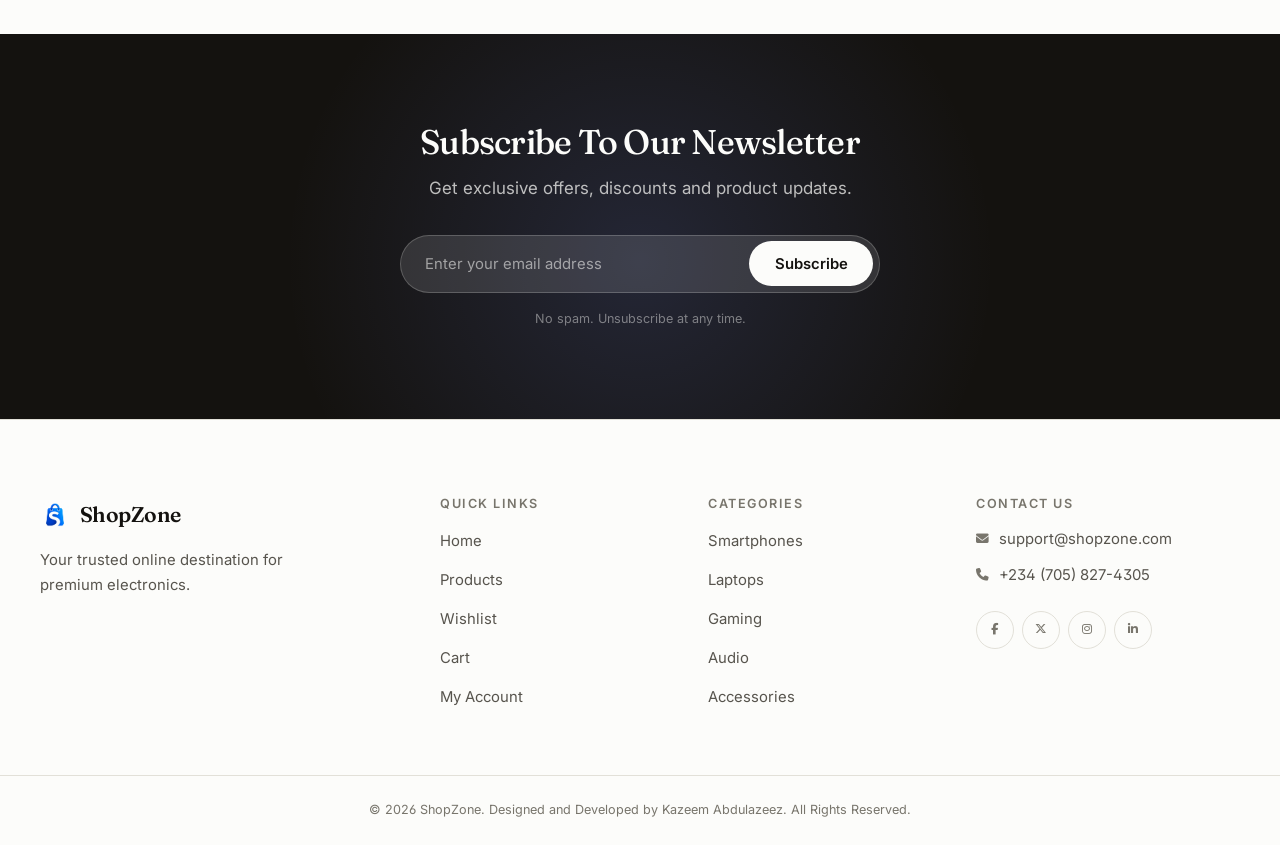
<file: checkout.html>
<!DOCTYPE html>
<html lang="en">

<head>

    <meta charset="UTF-8">

    <meta name="viewport"
        content="width=device-width, initial-scale=1.0">

    <meta name="description"
        content="Checkout | ShopZone">

    <meta name="theme-color"
        content="#fcfcfa">

    <title>Checkout | ShopZone</title>

    <link rel="icon"
        href="images/logo.png">

    <!-- Google Fonts -->

    <link rel="preconnect"
        href="https://fonts.googleapis.com">

    <link rel="preconnect"
        href="https://fonts.gstatic.com"
        crossorigin>

    <link href="https://fonts.googleapis.com/css2?family=Fraunces:ital,opsz,wght@0,9..144,300..700;1,9..144,300..700&family=Inter:wght@300..800&display=swap"
        rel="stylesheet">

    <!-- Font Awesome -->

    <link rel="stylesheet"
        href="https://cdnjs.cloudflare.com/ajax/libs/font-awesome/6.7.1/css/all.min.css">

    <!-- CSS -->

    <link rel="stylesheet"
        href="css/style.css">

    <link rel="stylesheet"
        href="css/responsive.css">

    <!-- Theme is applied before paint to avoid a flash -->

    <script src="js/ui.js"></script>

</head>

<body>

    <a href="#mainContent"
        class="skip-link">

        Skip to content

    </a>

    <!-- ===========================
            TOP BAR
    ============================ -->

    <section class="top-bar">

        <div class="container">

            <div class="top-bar-left">

                <p>Complimentary shipping on orders above $500</p>

            </div>

            <div class="top-bar-right">

                <a href="login.html">Login</a>

                <a href="register.html">Register</a>

                <a href="profile.html">My Account</a>

            </div>

        </div>

    </section>

    <!-- ===========================
            HEADER
    ============================ -->

    <header id="mainHeader">

        <div class="container">

            <a href="index.html" class="logo">

                <img src="images/logo.png"
                    alt="ShopZone Logo">

                <span>ShopZone</span>

            </a>

            <form id="searchForm"
                class="search-box"
                role="search">

                <label for="searchInput"
                    class="sr-only">

                    Search products

                </label>

                <input
                    type="search"
                    id="searchInput"
                    placeholder="Search products...">

                <button type="submit"
                    aria-label="Search">

                    <i class="fas fa-search" aria-hidden="true"></i>

                </button>

            </form>

            <nav id="navbar"
                aria-label="Primary">

                <ul class="nav-links">

                    <li><a href="index.html">Home</a></li>

                    <li><a href="products.html">Products</a></li>

                    <li><a href="wishlist.html">Wishlist</a></li>

                    <li><a href="cart.html">Cart</a></li>

                    <li><a href="profile.html">My Account</a></li>

                </ul>

            </nav>

            <div class="header-icons">

                <button class="icon-btn theme-toggle"
                    type="button"
                    aria-pressed="false"
                    aria-label="Switch to dark theme">

                    <i class="fas fa-moon icon-moon" aria-hidden="true"></i>

                    <i class="fas fa-sun icon-sun" aria-hidden="true"></i>

                </button>

                <a href="profile.html"
                    aria-label="My account">

                    <i class="far fa-user" aria-hidden="true"></i>

                </a>

                <a href="wishlist.html"
                    aria-label="Wishlist">

                    <i class="far fa-heart" aria-hidden="true"></i>

                    <span id="wishlistCount">0</span>

                </a>

                <a href="cart.html"
                    class="cart-icon"
                    aria-label="Cart">

                    <i class="fas fa-shopping-cart" aria-hidden="true"></i>

                    <span id="cartCount">0</span>

                </a>

            </div>

            <button class="menu-toggle"
                type="button"
                aria-expanded="false"
                aria-controls="mobileMenu"
                aria-label="Open menu">

                <span class="bars" aria-hidden="true">

                    <span></span>

                    <span></span>

                    <span></span>

                </span>

            </button>

        </div>

    </header>

    <!-- ===========================
            MOBILE MENU
    ============================ -->

    <aside class="mobile-menu"
        id="mobileMenu"
        aria-label="Mobile navigation">

        <button class="drawer-close"
            type="button"
            aria-label="Close menu">

            <i class="fas fa-xmark" aria-hidden="true"></i>

        </button>

        <a href="index.html">

            <i class="fas fa-house" aria-hidden="true"></i>

            Home

        </a>

        <a href="products.html">

            <i class="fas fa-grip" aria-hidden="true"></i>

            Products

        </a>

        <a href="wishlist.html">

            <i class="far fa-heart" aria-hidden="true"></i>

            Wishlist

        </a>

        <a href="cart.html">

            <i class="fas fa-bag-shopping" aria-hidden="true"></i>

            Cart

        </a>

        <a href="profile.html">

            <i class="far fa-user" aria-hidden="true"></i>

            Profile

        </a>

    </aside>

    <main id="mainContent">

    <!-- ===========================
            PAGE HEADER
    ============================ -->

    <section class="page-header">

        <div class="container">

            <span class="eyebrow">Final step</span>

            <h1>

                Checkout

            </h1>

            <p>

                Complete your order securely.

            </p>

        </div>

    </section>

    <!-- ===========================
            CHECKOUT
    ============================ -->

    <section class="checkout">

        <div class="container checkout-layout">

            <!-- Customer Details -->

            <div class="checkout-form" data-reveal>

                <h2>

                    Shipping Information

                </h2>

                <form id="checkoutForm">

                    <div class="form-group">

                        <label for="fullName">

                            Full Name

                        </label>

                        <input
                            type="text"
                            id="fullName"
                            required>

                    </div>

                    <div class="form-group">

                        <label for="email">

                            Email Address

                        </label>

                        <input
                            type="email"
                            id="email"
                            required>

                    </div>

                    <div class="form-group">

                        <label for="phone">

                            Phone Number

                        </label>

                        <input
                            type="tel"
                            id="phone"
                            required>

                    </div>

                    <div class="form-group">

                        <label for="address">

                            Address

                        </label>

                        <textarea
                            id="address"
                            rows="4"
                            required></textarea>

                    </div>

                    <div class="form-row">

                        <div class="form-group">

                            <label for="city">

                                City

                            </label>

                            <input
                                type="text"
                                id="city"
                                required>

                        </div>

                        <div class="form-group">

                            <label for="country">

                                Country

                            </label>

                            <input
                                type="text"
                                id="country"
                                required>

                        </div>

                    </div>

                    <h2>

                        Payment Method

                    </h2>

                    <div class="payment-method">

                        <label>

                            <input
                                type="radio"
                                name="payment"
                                value="card"
                                checked>

                            Credit / Debit Card

                        </label>

                        <label>

                            <input
                                type="radio"
                                name="payment"
                                value="bank">

                            Bank Transfer

                        </label>

                        <label>

                            <input
                                type="radio"
                                name="payment"
                                value="cash">

                            Cash On Delivery

                        </label>

                    </div>

                                    </form>

            </div>

            <!-- ===========================
                    ORDER SUMMARY
            ============================ -->

            <aside class="order-summary" data-reveal>

                <h2>

                    Order Summary

                </h2>

                <div id="checkoutItems">

                    <!-- checkout.js loads ordered items here -->

                </div>

                <hr>

                <div class="summary-row">

                    <span>

                        Subtotal

                    </span>

                    <span id="checkoutSubtotal">

                        $0.00

                    </span>

                </div>

                <div class="summary-row">

                    <span>

                        Shipping

                    </span>

                    <span id="checkoutShipping">

                        Free

                    </span>

                </div>

                <div class="summary-row">

                    <span>

                        Tax

                    </span>

                    <span id="checkoutTax">

                        $0.00

                    </span>

                </div>

                <hr>

                <div class="summary-row total">

                    <strong>

                        Total

                    </strong>

                    <strong id="checkoutTotal">

                        $0.00

                    </strong>

                </div>

                <button
                    id="placeOrderBtn"
                    type="button"
                    class="btn btn-primary btn-lg"
                    data-magnetic>

                    <i class="fas fa-lock" aria-hidden="true"></i>

                    Place Order

                </button>

            </aside>

        </div>

    </section>

    <!-- ===========================
            NEWSLETTER
    ============================ -->

    <section class="newsletter">

        <div class="container">

            <div class="newsletter-content" data-reveal>

                <h2>

                    Subscribe To Our Newsletter

                </h2>

                <p>

                    Get exclusive offers, discounts
                    and product updates.

                </p>

                <form
                    id="newsletterForm"
                    class="newsletter-form">

                    <label for="newsletterEmail"
                        class="sr-only">

                            Email address

                    </label>

                    <input
                        type="email"
                        id="newsletterEmail"
                        placeholder="Enter your email address"
                        required>

                    <button type="submit">

                        Subscribe

                    </button>

                </form>

                <p class="fineprint">

                    No spam. Unsubscribe at any time.

                </p>

            </div>

        </div>

    </section>

    </main>

    <!-- ===========================
            FOOTER
    ============================ -->

    <footer id="mainFooter">

        <div class="container footer-grid">

            <div class="footer-about">

                <a
                    href="index.html"
                    class="footer-logo">

                    <img
                        src="images/logo.png"
                        alt="ShopZone Logo">

                    <span>

                        ShopZone

                    </span>

                </a>

                <p>

                    Your trusted online destination for premium electronics.

                </p>

            </div>

            <div class="footer-links">

                <h3>

                    Quick Links

                </h3>

                <ul>

                    <li><a href="index.html">Home</a></li>

                    <li><a href="products.html">Products</a></li>

                    <li><a href="wishlist.html">Wishlist</a></li>

                    <li><a href="cart.html">Cart</a></li>

                    <li><a href="profile.html">My Account</a></li>

                </ul>

            </div>

            <div class="footer-links">

                <h3>

                    Categories

                </h3>

                <ul>

                    <li><a href="products.html?category=smartphones">Smartphones</a></li>

                    <li><a href="products.html?category=laptops">Laptops</a></li>

                    <li><a href="products.html?category=gaming">Gaming</a></li>

                    <li><a href="products.html?category=audio">Audio</a></li>

                    <li><a href="products.html?category=accessories">Accessories</a></li>

                </ul>

            </div>

            <div class="footer-contact">

                <h3>

                    Contact Us

                </h3>

                <p>

                    <i class="fas fa-envelope" aria-hidden="true"></i>

                    support@shopzone.com

                </p>

                <p>

                    <i class="fas fa-phone" aria-hidden="true"></i>

                    +234 (705) 827-4305

                </p>

                <div class="social-links">

                    <a href="#" aria-label="Facebook"><i class="fab fa-facebook-f" aria-hidden="true"></i></a>

                    <a href="#" aria-label="X"><i class="fab fa-x-twitter" aria-hidden="true"></i></a>

                    <a href="#" aria-label="Instagram"><i class="fab fa-instagram" aria-hidden="true"></i></a>

                    <a href="#" aria-label="LinkedIn"><i class="fab fa-linkedin-in" aria-hidden="true"></i></a>

                </div>

            </div>

        </div>

        <div class="footer-bottom">

            <p>

    &copy; 2026 ShopZone. Designed and Developed by Kazeem Abdulazeez. All Rights Reserved.

            </p>
        </div>

    </footer>

    <!-- ===========================
            BACK TO TOP
    ============================ -->

    <button
        id="backToTop"
        title="Back To Top"
        type="button"
        aria-label="Back to top">

        <i class="fas fa-arrow-up" aria-hidden="true"></i>

    </button>

    <!-- ===========================
            JAVASCRIPT
    ============================ -->

    <script src="js/products.js"></script>
    <script src="js/cart.js"></script>
    <script src="js/checkout.js"></script>
    <script src="js/app.js"></script>
    <script src="js/auth.js"></script>

</body>

</html>
</file>
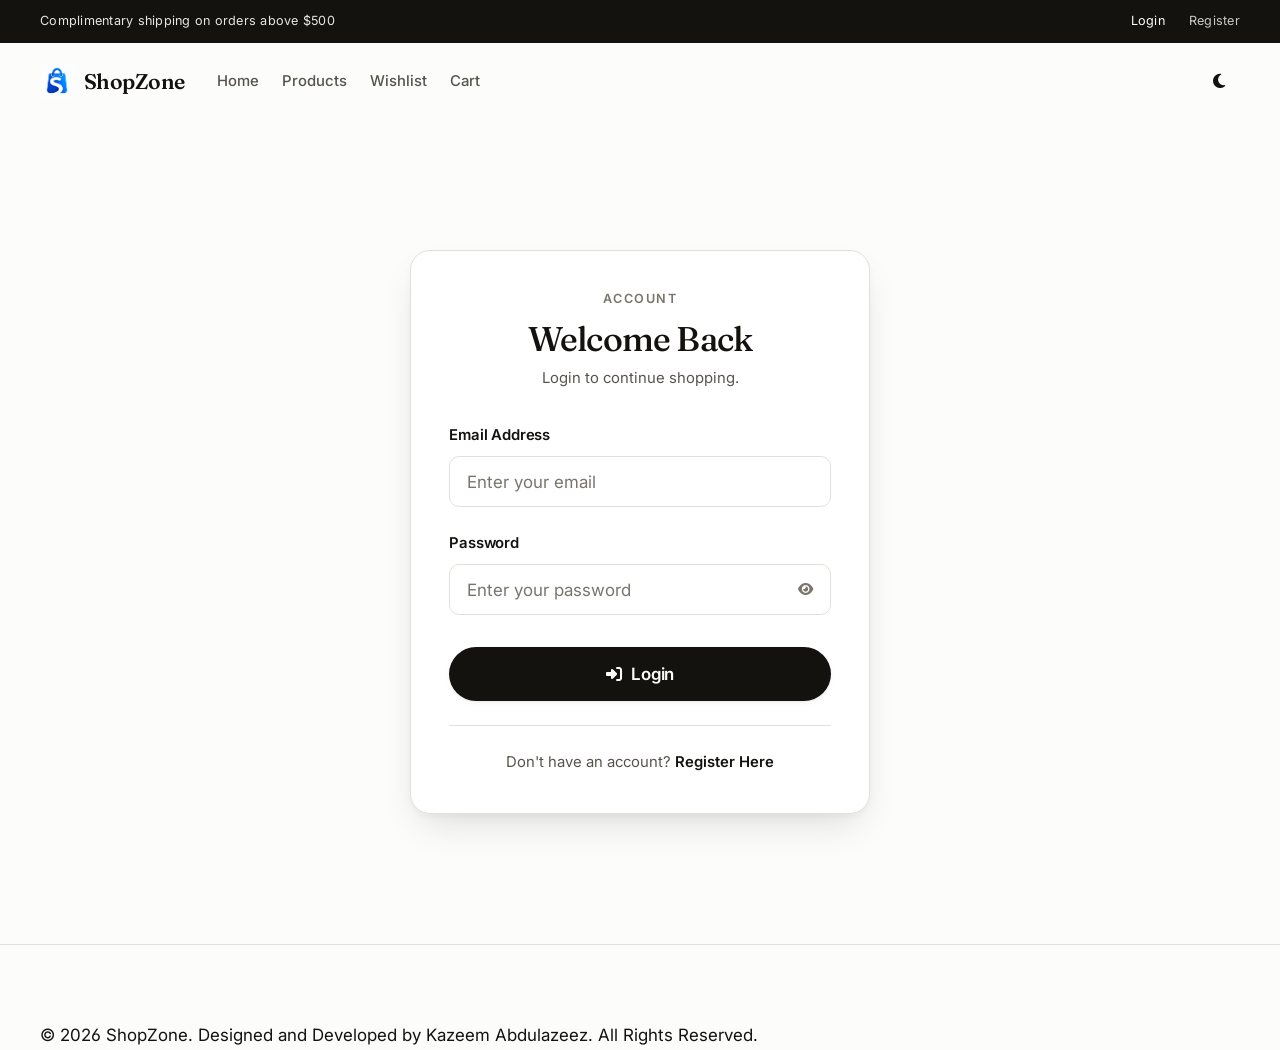
<file: login.html>
<!DOCTYPE html>
<html lang="en">

<head>

    <meta charset="UTF-8">

    <meta name="viewport"
        content="width=device-width, initial-scale=1.0">

    <meta name="description"
        content="Login to your ShopZone account.">

    <meta name="author"
        content="ShopZone">

    <meta name="theme-color"
        content="#fcfcfa">

    <title>Login | ShopZone</title>

    <link rel="icon"
        href="images/logo.png">

    <!-- Google Fonts -->

    <link rel="preconnect"
        href="https://fonts.googleapis.com">

    <link rel="preconnect"
        href="https://fonts.gstatic.com"
        crossorigin>

    <link href="https://fonts.googleapis.com/css2?family=Fraunces:ital,opsz,wght@0,9..144,300..700;1,9..144,300..700&family=Inter:wght@300..800&display=swap"
        rel="stylesheet">

    <!-- Font Awesome -->

    <link rel="stylesheet"
        href="https://cdnjs.cloudflare.com/ajax/libs/font-awesome/6.7.1/css/all.min.css">

    <!-- CSS -->

    <link rel="stylesheet"
        href="css/style.css">

    <link rel="stylesheet"
        href="css/responsive.css">

    <!-- Theme is applied before paint to avoid a flash -->

    <script src="js/ui.js"></script>

</head>

<body>

    <a href="#mainContent"
        class="skip-link">

        Skip to content

    </a>

    <!-- ===========================
            TOP BAR
    ============================ -->

    <section class="top-bar">

        <div class="container">

            <div class="top-bar-left">

                <p>Complimentary shipping on orders above $500</p>

            </div>

            <div class="top-bar-right">

                <a class="active"
                    href="login.html">Login</a>

                <a href="register.html">Register</a>

            </div>

        </div>

    </section>

    <!-- ===========================
            HEADER
    ============================ -->

    <header id="mainHeader">

        <div class="container">

            <a href="index.html"
                class="logo">

                <img src="images/logo.png"
                    alt="ShopZone Logo">

                <span>ShopZone</span>

            </a>

            <nav id="navbar"
                aria-label="Primary">

                <ul class="nav-links">

                    <li><a href="index.html">Home</a></li>

                    <li><a href="products.html">Products</a></li>

                    <li><a href="wishlist.html">Wishlist</a></li>

                    <li><a href="cart.html">Cart</a></li>

                </ul>

            </nav>

            <div class="header-icons">

                <button class="icon-btn theme-toggle"
                    type="button"
                    aria-pressed="false"
                    aria-label="Switch to dark theme">

                    <i class="fas fa-moon icon-moon" aria-hidden="true"></i>

                    <i class="fas fa-sun icon-sun" aria-hidden="true"></i>

                </button>

            </div>

            <button class="menu-toggle"
                type="button"
                aria-expanded="false"
                aria-controls="mobileMenu"
                aria-label="Open menu">

                <span class="bars" aria-hidden="true">

                    <span></span>

                    <span></span>

                    <span></span>

                </span>

            </button>

        </div>

    </header>

    <!-- ===========================
            MOBILE MENU
    ============================ -->

    <aside class="mobile-menu"
        id="mobileMenu"
        aria-label="Mobile navigation">

        <button class="drawer-close"
            type="button"
            aria-label="Close menu">

            <i class="fas fa-xmark" aria-hidden="true"></i>

        </button>

        <a href="index.html">

            <i class="fas fa-house" aria-hidden="true"></i>

            Home

        </a>

        <a href="products.html">

            <i class="fas fa-grip" aria-hidden="true"></i>

            Products

        </a>

        <a href="wishlist.html">

            <i class="far fa-heart" aria-hidden="true"></i>

            Wishlist

        </a>

        <a href="cart.html">

            <i class="fas fa-bag-shopping" aria-hidden="true"></i>

            Cart

        </a>

        <a href="profile.html">

            <i class="far fa-user" aria-hidden="true"></i>

            Profile

        </a>

    </aside>

    <main id="mainContent">

    <!-- ===========================
            LOGIN
    ============================ -->

    <section class="auth-page">

        <div class="container">

            <div class="auth-card" data-reveal>

                <span class="eyebrow">Account</span>

                <h1>

                    Welcome Back

                </h1>

                <p>

                    Login to continue shopping.

                </p>

                <form id="loginForm">

                    <div class="form-group">

                        <label for="loginEmail">Email Address</label>

                        <input
                            type="email"
                            id="loginEmail"
                            autocomplete="email"
                            placeholder="Enter your email"
                            required>

                    </div>

                    <div class="form-group">

                        <label for="loginPassword">Password</label>

                        <div class="password-field">

                            <input
                                type="password"
                                id="loginPassword"
                                autocomplete="current-password"
                                placeholder="Enter your password"
                                required>

                            <button type="button"
                                class="toggle-password"
                                aria-label="Show password">

                                <i class="fas fa-eye" aria-hidden="true"></i>

                            </button>

                        </div>

                    </div>

                    <button
                        type="submit"
                        class="btn btn-primary btn-lg"
                        data-magnetic>

                        <i class="fas fa-right-to-bracket" aria-hidden="true"></i>

                        Login

                    </button>

                </form>

                <div class="auth-links">

                    <p>

                        Don't have an account?

                        <a href="register.html">

                            Register Here

                        </a>

                    </p>

                </div>

            </div>

        </div>

    </section>

    </main>

    <!-- ===========================
            FOOTER
    ============================ -->

    <footer id="mainFooter">

        <div class="container">

            <p>

    &copy; 2026 ShopZone. Designed and Developed by Kazeem Abdulazeez. All Rights Reserved.

            </p>
        </div>

    </footer>

    <script src="js/auth.js"></script>

    <script src="js/app.js"></script>

</body>

</html>
</file>
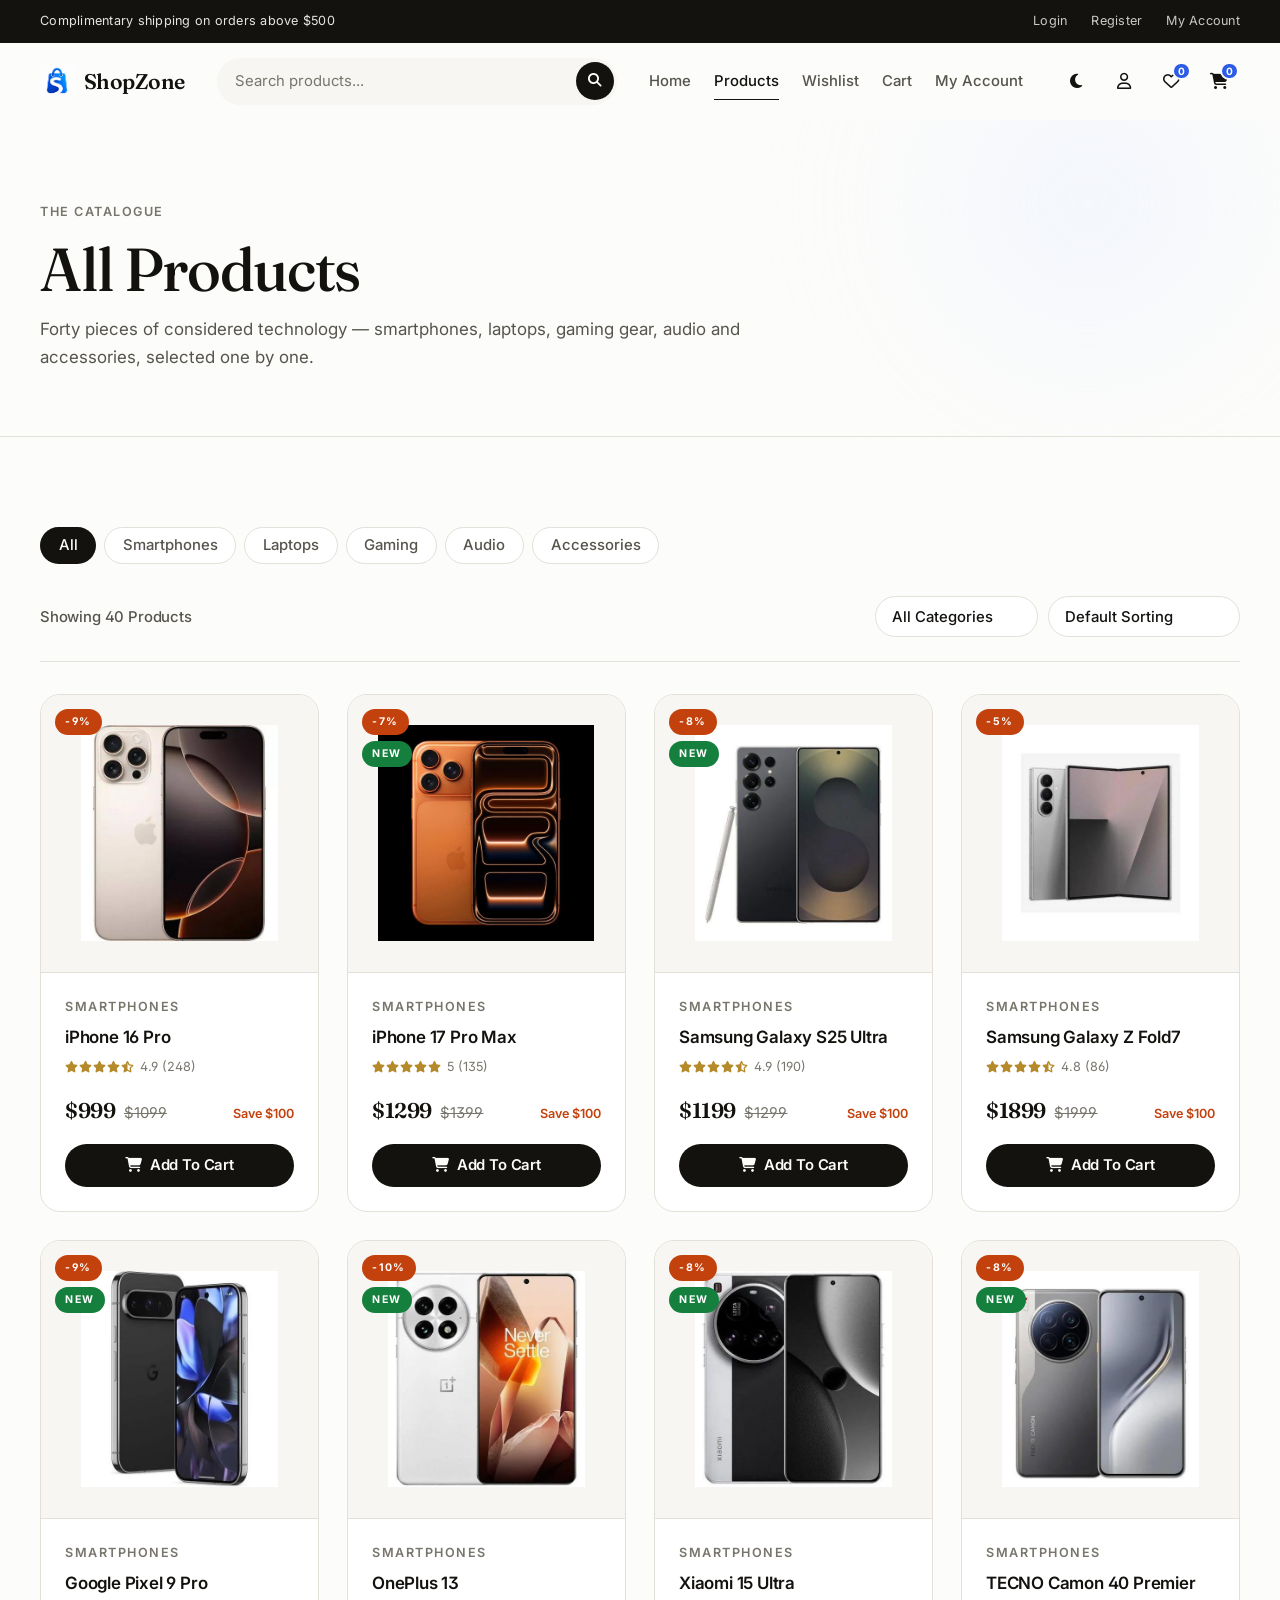
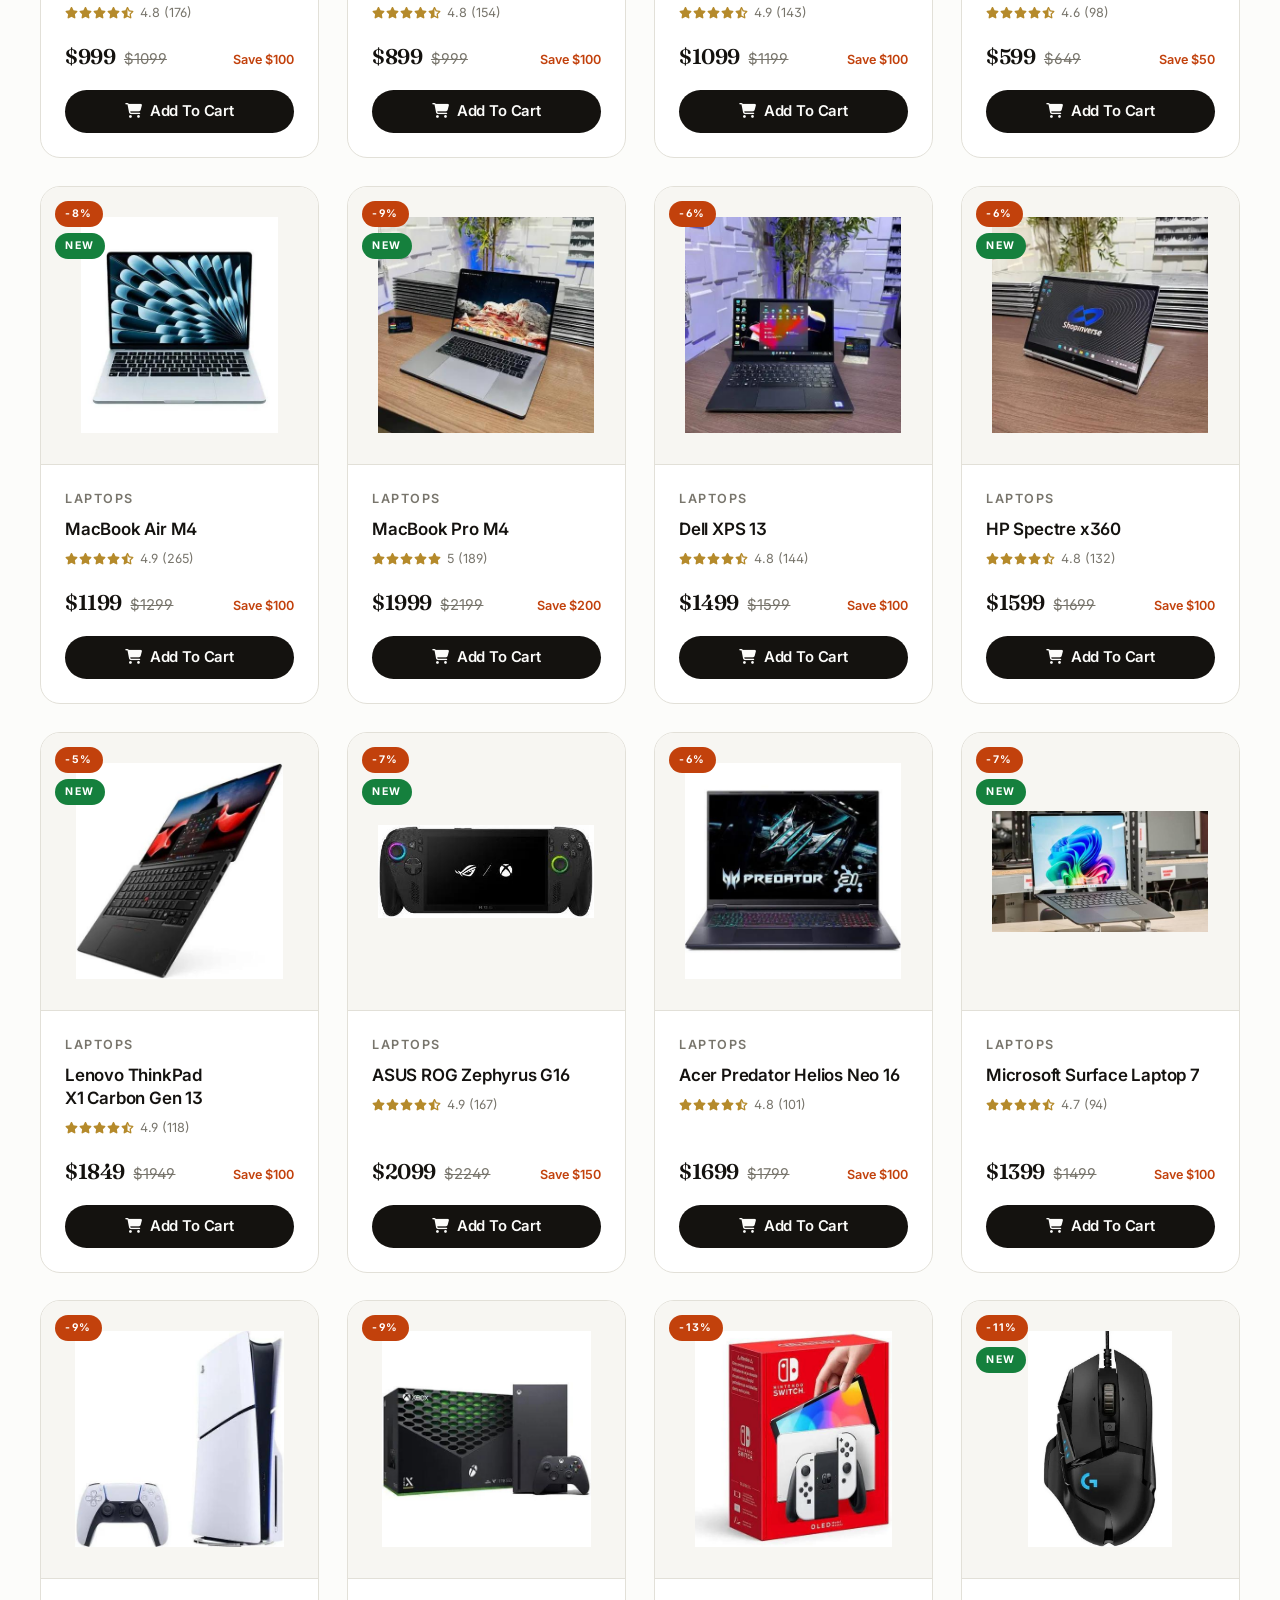
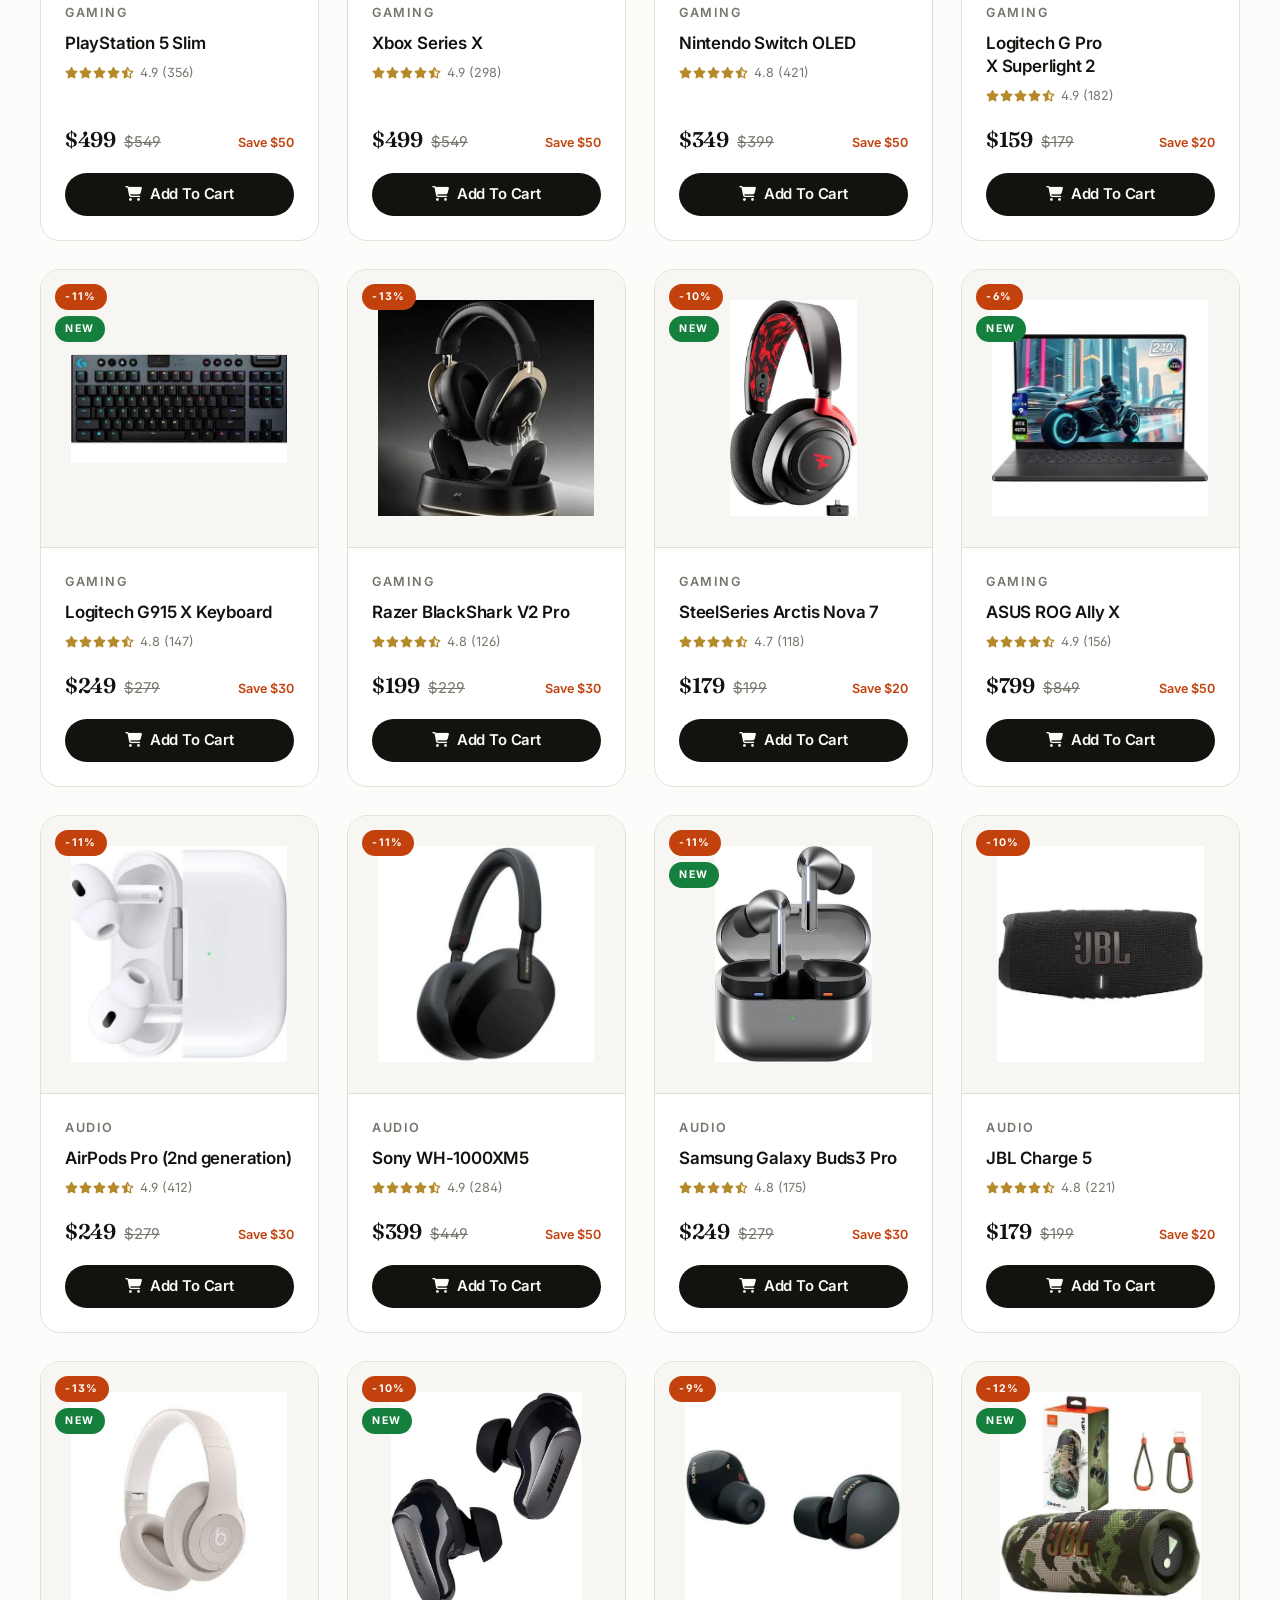
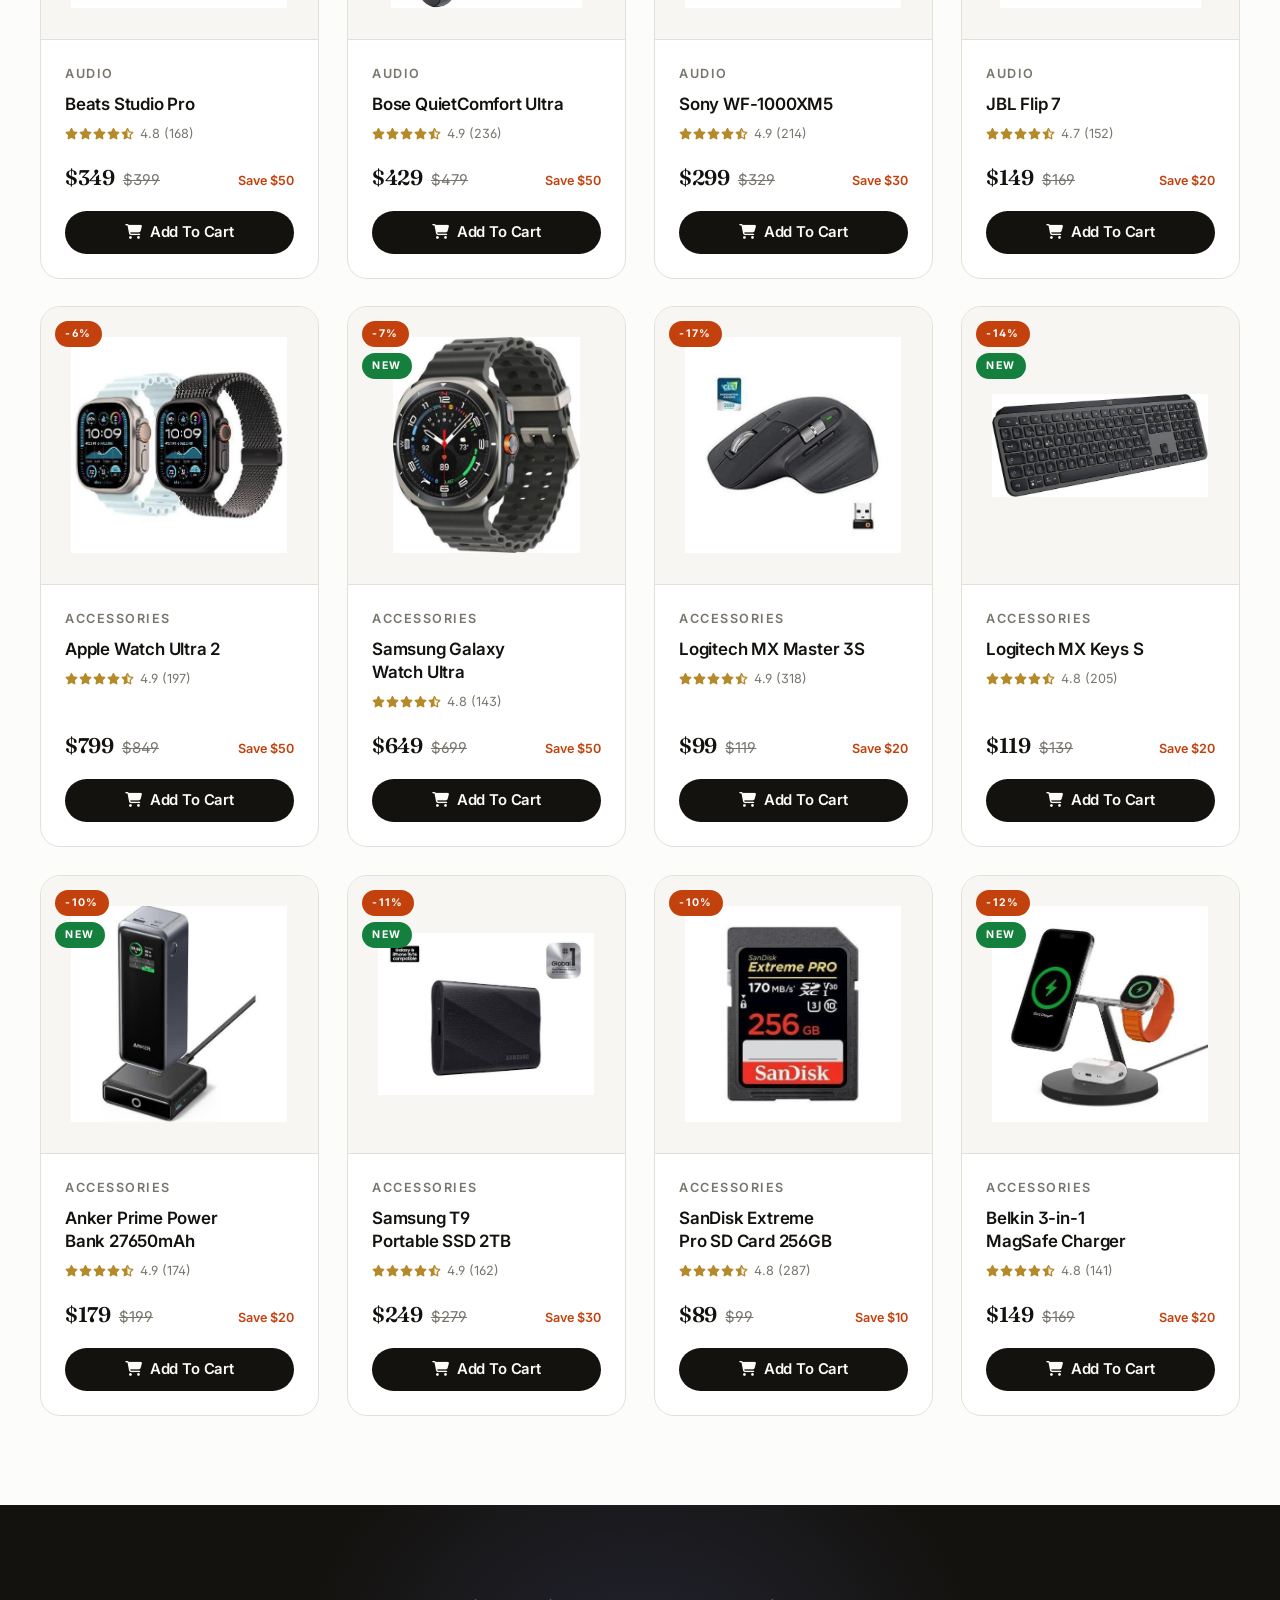
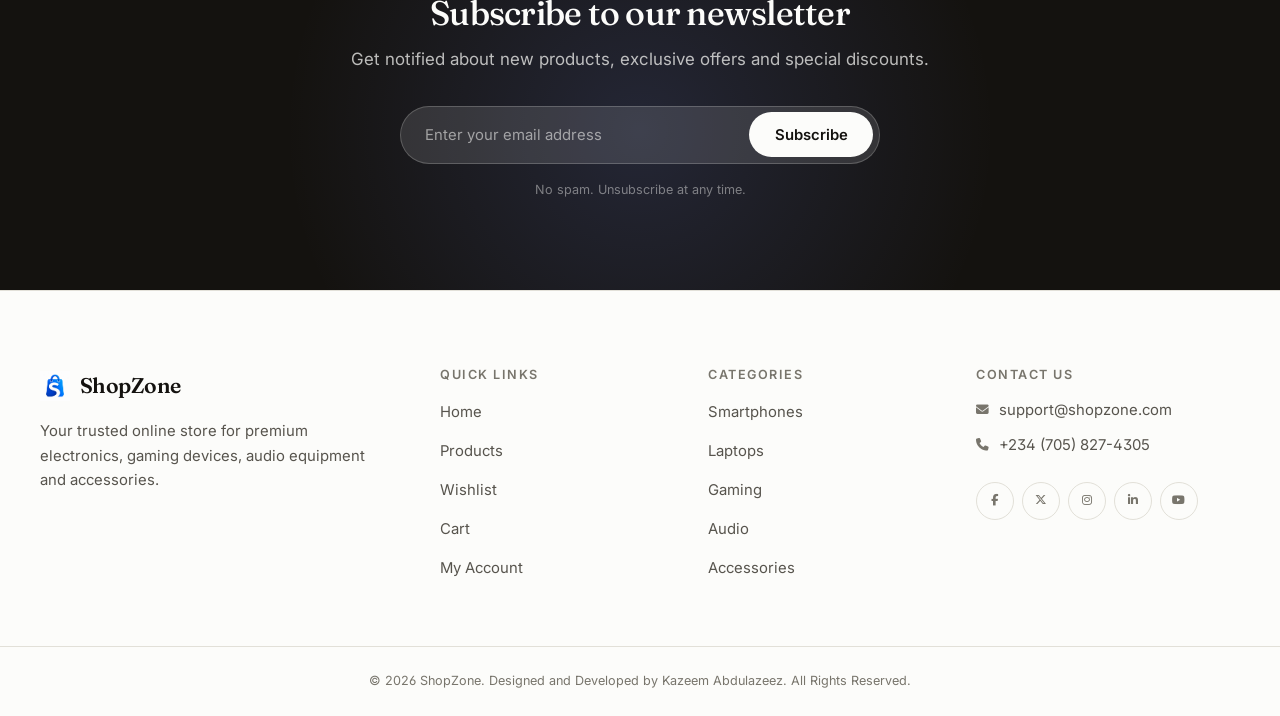
<file: product.html>
<!DOCTYPE html>
<html lang="en">

<head>

    <!-- ===========================
            META TAGS
    ============================ -->

    <meta charset="UTF-8">

    <meta name="viewport"
        content="width=device-width, initial-scale=1.0">

    <meta name="description"
        content="View product details at ShopZone.">

    <meta name="author"
        content="ShopZone">

    <meta name="theme-color"
        content="#fcfcfa">

    <title>

        Product Details | ShopZone

    </title>

    <!-- ===========================
            FAVICON
    ============================ -->

    <link rel="icon"
        href="images/logo.png">

    <!-- ===========================
            GOOGLE FONTS
    ============================ -->

    <link rel="preconnect"
        href="https://fonts.googleapis.com">

    <link rel="preconnect"
        href="https://fonts.gstatic.com"
        crossorigin>

    <link href="https://fonts.googleapis.com/css2?family=Fraunces:ital,opsz,wght@0,9..144,300..700;1,9..144,300..700&family=Inter:wght@300..800&display=swap"
        rel="stylesheet">

    <!-- ===========================
            FONT AWESOME
    ============================ -->

    <link rel="stylesheet"
        href="https://cdnjs.cloudflare.com/ajax/libs/font-awesome/6.7.1/css/all.min.css">

    <!-- ===========================
            CSS
    ============================ -->

    <link rel="stylesheet"
        href="css/style.css">

    <link rel="stylesheet"
        href="css/responsive.css">

    <!-- Theme is applied before paint to avoid a flash -->

    <script src="js/ui.js"></script>

</head>

<body>

    <a href="#mainContent"
        class="skip-link">

        Skip to content

    </a>

    <!-- ===========================
            TOP BAR
    ============================ -->

    <section class="top-bar">

        <div class="container">

            <div class="top-bar-left">

                <p>

                    Complimentary shipping on orders above $500

                </p>

            </div>

            <div class="top-bar-right">

                <a href="login.html">Login</a>

                <a href="register.html">Register</a>

                <a href="profile.html">My Account</a>

            </div>

        </div>

    </section>

    <!-- ===========================
            HEADER
    ============================ -->

    <header id="mainHeader">

        <div class="container">

            <a href="index.html"
                class="logo">

                <img src="images/logo.png"
                    alt="ShopZone Logo">

                <span>ShopZone</span>

            </a>

            <form id="searchForm"
                class="search-box"
                role="search">

                <label for="searchInput"
                    class="sr-only">

                    Search products

                </label>

                <input
                    type="search"
                    id="searchInput"
                    placeholder="Search products...">

                <button type="submit"
                    aria-label="Search">

                    <i class="fas fa-search" aria-hidden="true"></i>

                </button>

            </form>

            <nav id="navbar"
                aria-label="Primary">

                <ul class="nav-links">

                    <li><a href="index.html">Home</a></li>

                    <li><a class="active"
                            href="products.html">Products</a></li>

                    <li><a href="wishlist.html">Wishlist</a></li>

                    <li><a href="cart.html">Cart</a></li>

                    <li><a href="profile.html">My Account</a></li>

                </ul>

            </nav>

            <div class="header-icons">

                <button class="icon-btn theme-toggle"
                    type="button"
                    aria-pressed="false"
                    aria-label="Switch to dark theme">

                    <i class="fas fa-moon icon-moon" aria-hidden="true"></i>

                    <i class="fas fa-sun icon-sun" aria-hidden="true"></i>

                </button>

                <a href="profile.html"
                    aria-label="My account">

                    <i class="far fa-user" aria-hidden="true"></i>

                </a>

                <a href="wishlist.html"
                    aria-label="Wishlist">

                    <i class="far fa-heart" aria-hidden="true"></i>

                    <span id="wishlistCount">

                        0

                    </span>

                </a>

                <a href="cart.html"
                    class="cart-icon"
                    aria-label="Cart">

                    <i class="fas fa-shopping-cart" aria-hidden="true"></i>

                    <span id="cartCount">

                        0

                    </span>

                </a>

            </div>

            <button class="menu-toggle"
                type="button"
                aria-expanded="false"
                aria-controls="mobileMenu"
                aria-label="Open menu">

                <span class="bars" aria-hidden="true">

                    <span></span>

                    <span></span>

                    <span></span>

                </span>

            </button>

        </div>

    </header>

    <!-- ===========================
            MOBILE MENU
    ============================ -->

    <aside class="mobile-menu"
        id="mobileMenu"
        aria-label="Mobile navigation">

        <button class="drawer-close"
            type="button"
            aria-label="Close menu">

            <i class="fas fa-xmark" aria-hidden="true"></i>

        </button>

        <a href="index.html">

            <i class="fas fa-house" aria-hidden="true"></i>

            Home

        </a>

        <a href="products.html">

            <i class="fas fa-grip" aria-hidden="true"></i>

            Products

        </a>

        <a href="wishlist.html">

            <i class="far fa-heart" aria-hidden="true"></i>

            Wishlist

        </a>

        <a href="cart.html">

            <i class="fas fa-bag-shopping" aria-hidden="true"></i>

            Cart

        </a>

        <a href="profile.html">

            <i class="far fa-user" aria-hidden="true"></i>

            Profile

        </a>

    </aside>

    <main id="mainContent">
    <!-- ===========================
            BREADCRUMB
    ============================ -->

    <nav class="breadcrumb"
        aria-label="Breadcrumb">

        <div class="container">

            <a href="index.html">

                Home

            </a>

            <span aria-hidden="true">/</span>

            <a href="products.html">

                Products

            </a>

            <span aria-hidden="true">/</span>

            <span id="breadcrumbProduct"
                aria-current="page">

                Product Details

            </span>

        </div>

    </nav>

    <!-- ===========================
            PRODUCT DETAILS
    ============================ -->

    <section class="product-details">

        <div class="container product-layout">

            <!-- Product Images -->

            <div class="product-gallery">

                <div class="main-image">

                    <img
                        id="productImage"
                        src=""
                        alt="Product"
                        fetchpriority="high">

                </div>

                <!-- app.js builds the thumbnails from the product -->

                <div
                    class="thumbnail-gallery"
                    id="thumbnailGallery"
                    role="group"
                    aria-label="Product images">

                </div>

            </div>

            <!-- Product Info -->

            <div class="product-info">

                <span
                    class="product-category eyebrow"
                    id="productCategory">

                </span>

                <h1 id="productName">

                </h1>

                <div class="product-rating">

                    <span class="stars"
                        id="productStars"
                        aria-hidden="true">

                    </span>

                    <span id="reviewCount">

                        (0 Reviews)

                    </span>

                </div>

                <div class="price-row">

                    <h2 id="productPrice">

                    </h2>

                    <span class="old-price"
                        id="productOldPrice"></span>

                    <span class="save-tag"
                        id="productSave"></span>

                </div>

                <span class="stock-pill"
                    id="productStockPill">

                    In Stock

                </span>

                <div class="product-meta">

                    <p>

                        <strong>Brand:</strong>

                        <span id="productBrand"></span>

                    </p>

                    <p>

                        <strong>SKU:</strong>

                        <span id="productSKU"></span>

                    </p>

                    <p>

                        <strong>Status:</strong>

                        <span id="productAvailability">

                            In Stock

                        </span>

                    </p>

                </div>

                <p
                    id="productDescription">

                </p>

                <div class="quantity-selector">

                    <label for="quantity">

                        Quantity

                    </label>

                    <div class="qty-control">

                        <button type="button"
                            class="qty-down"
                            aria-label="Decrease quantity">

                            <i class="fas fa-minus" aria-hidden="true"></i>

                        </button>

                        <input
                            type="number"
                            id="quantity"
                            value="1"
                            min="1"
                            inputmode="numeric">

                        <button type="button"
                            class="qty-up"
                            aria-label="Increase quantity">

                            <i class="fas fa-plus" aria-hidden="true"></i>

                        </button>

                    </div>

                </div>

                <div class="product-buttons">

                    <button
                        id="addToCartBtn"
                        type="button"
                        class="btn btn-primary btn-lg"
                        data-magnetic>

                        <i class="fas fa-cart-shopping" aria-hidden="true"></i>

                        Add To Cart

                    </button>

                    <button
                        id="wishlistBtn"
                        type="button"
                        class="btn btn-secondary btn-lg"
                        aria-pressed="false">

                        <i class="far fa-heart" aria-hidden="true"></i>

                        Wishlist

                    </button>

                    <button
                        id="buyNowBtn"
                        type="button"
                        class="btn btn-ghost btn-lg">

                        Buy Now

                    </button>

                </div>

            </div>

        </div>

    </section>
    <!-- ===========================
            PRODUCT SPECIFICATIONS
    ============================ -->

    <section class="product-specifications">

        <div class="container">

            <div class="section-header" data-reveal>

                <div>

                    <span class="eyebrow">01 — The detail</span>

                    <h2>Specifications</h2>

                    <p>Technical details of this product.</p>

                </div>

            </div>

            <table id="specificationTable">

                <!-- app.js will generate specifications -->

            </table>

        </div>

    </section>

    <!-- ===========================
            PRODUCT FEATURES
    ============================ -->

    <section class="product-features">

        <div class="container">

            <div class="section-header" data-reveal>

                <div>

                    <span class="eyebrow">02 — The promise</span>

                    <h2>Why You'll Love It</h2>

                </div>

            </div>

            <div class="features-grid" data-reveal-group>

                <div class="feature-card">

                    <i class="fas fa-check-circle" aria-hidden="true"></i>

                    <h3>Original Product</h3>

                    <p>100% authentic from trusted manufacturers.</p>

                </div>

                <div class="feature-card">

                    <i class="fas fa-truck-fast" aria-hidden="true"></i>

                    <h3>Fast Delivery</h3>

                    <p>Quick delivery directly to your doorstep.</p>

                </div>

                <div class="feature-card">

                    <i class="fas fa-shield-halved" aria-hidden="true"></i>

                    <h3>Warranty</h3>

                    <p>Manufacturer warranty included where applicable.</p>

                </div>

                <div class="feature-card">

                    <i class="fas fa-rotate-left" aria-hidden="true"></i>

                    <h3>Easy Returns</h3>

                    <p>Simple return policy for eligible products.</p>

                </div>

            </div>

        </div>

    </section>

    <!-- ===========================
            RELATED PRODUCTS
    ============================ -->

    <section class="related-products">

        <div class="container">

            <div class="section-header" data-reveal>

                <div>

                    <span class="eyebrow">03 — Nearby</span>

                    <h2>Related Products</h2>

                    <p>You may also like these products.</p>

                </div>

                <a href="products.html" class="view-all">

                    View All

                    <i class="fas fa-arrow-right" aria-hidden="true"></i>

                </a>

            </div>

            <div
                class="products-grid"
                id="relatedProducts">

                <!-- app.js loads 4 related products -->

            </div>

        </div>

    </section>

    <!-- ===========================
            NEWSLETTER
    ============================ -->

    <section class="newsletter">

        <div class="container">

            <div class="newsletter-content" data-reveal>

                <h2>

                    Subscribe to our newsletter

                </h2>

                <p>

                    Receive product updates, exclusive offers
                    and special discounts.

                </p>

                <form
                    id="newsletterForm"
                    class="newsletter-form">

                    <label for="newsletterEmail"
                        class="sr-only">

                        Email address

                    </label>

                    <input
                        type="email"
                        id="newsletterEmail"
                        placeholder="Enter your email address"
                        required>

                    <button type="submit">

                        Subscribe

                    </button>

                </form>

                <p class="fineprint">

                    No spam. Unsubscribe at any time.

                </p>

            </div>

        </div>

    </section>

    </main>

    <!-- ===========================
            FOOTER
    ============================ -->

    <footer id="mainFooter">

        <div class="container footer-grid">

            <div class="footer-about">

                <a href="index.html" class="footer-logo">

                    <img
                        src="images/logo.png"
                        alt="ShopZone Logo">

                    <span>ShopZone</span>

                </a>

                <p>

                    Your trusted destination for premium electronics,
                    smartphones, laptops, gaming products,
                    audio devices and accessories.

                </p>

            </div>

            <div class="footer-links">

                <h3>Quick Links</h3>

                <ul>

                    <li><a href="index.html">Home</a></li>

                    <li><a href="products.html">Products</a></li>

                    <li><a href="wishlist.html">Wishlist</a></li>

                    <li><a href="cart.html">Cart</a></li>

                    <li><a href="profile.html">My Account</a></li>

                </ul>

            </div>

            <div class="footer-links">

                <h3>Categories</h3>

                <ul>

                    <li><a href="products.html?category=smartphones">Smartphones</a></li>

                    <li><a href="products.html?category=laptops">Laptops</a></li>

                    <li><a href="products.html?category=gaming">Gaming</a></li>

                    <li><a href="products.html?category=audio">Audio</a></li>

                    <li><a href="products.html?category=accessories">Accessories</a></li>

                </ul>

            </div>

            <div class="footer-contact">

                <h3>Contact Us</h3>

                <p>

                    <i class="fas fa-envelope" aria-hidden="true"></i>

                    support@shopzone.com

                </p>

                <p>

                    <i class="fas fa-phone" aria-hidden="true"></i>

                    +234 (705) 827-4305

                </p>

                <div class="social-links">

                    <a href="#" aria-label="Facebook"><i class="fab fa-facebook-f" aria-hidden="true"></i></a>

                    <a href="#" aria-label="X"><i class="fab fa-x-twitter" aria-hidden="true"></i></a>

                    <a href="#" aria-label="Instagram"><i class="fab fa-instagram" aria-hidden="true"></i></a>

                    <a href="#" aria-label="LinkedIn"><i class="fab fa-linkedin-in" aria-hidden="true"></i></a>

                    <a href="#" aria-label="YouTube"><i class="fab fa-youtube" aria-hidden="true"></i></a>

                </div>

            </div>

        </div>

        <div class="footer-bottom">

            <p>

    &copy; 2026 ShopZone. Designed and Developed by Kazeem Abdulazeez. All Rights Reserved.

            </p>

        </div>

    </footer>

    <!-- ===========================
            BACK TO TOP
    ============================ -->

    <button
        id="backToTop"
        type="button"
        title="Back To Top"
        aria-label="Back to top">

        <i class="fas fa-arrow-up" aria-hidden="true"></i>

    </button>

    <!-- ===========================
            JAVASCRIPT
    ============================ -->

    <script src="js/products.js"></script>

    <script src="js/cart.js"></script>

    <script src="js/app.js"></script>

    <script src="js/auth.js"></script>


</body>

</html>
</file>
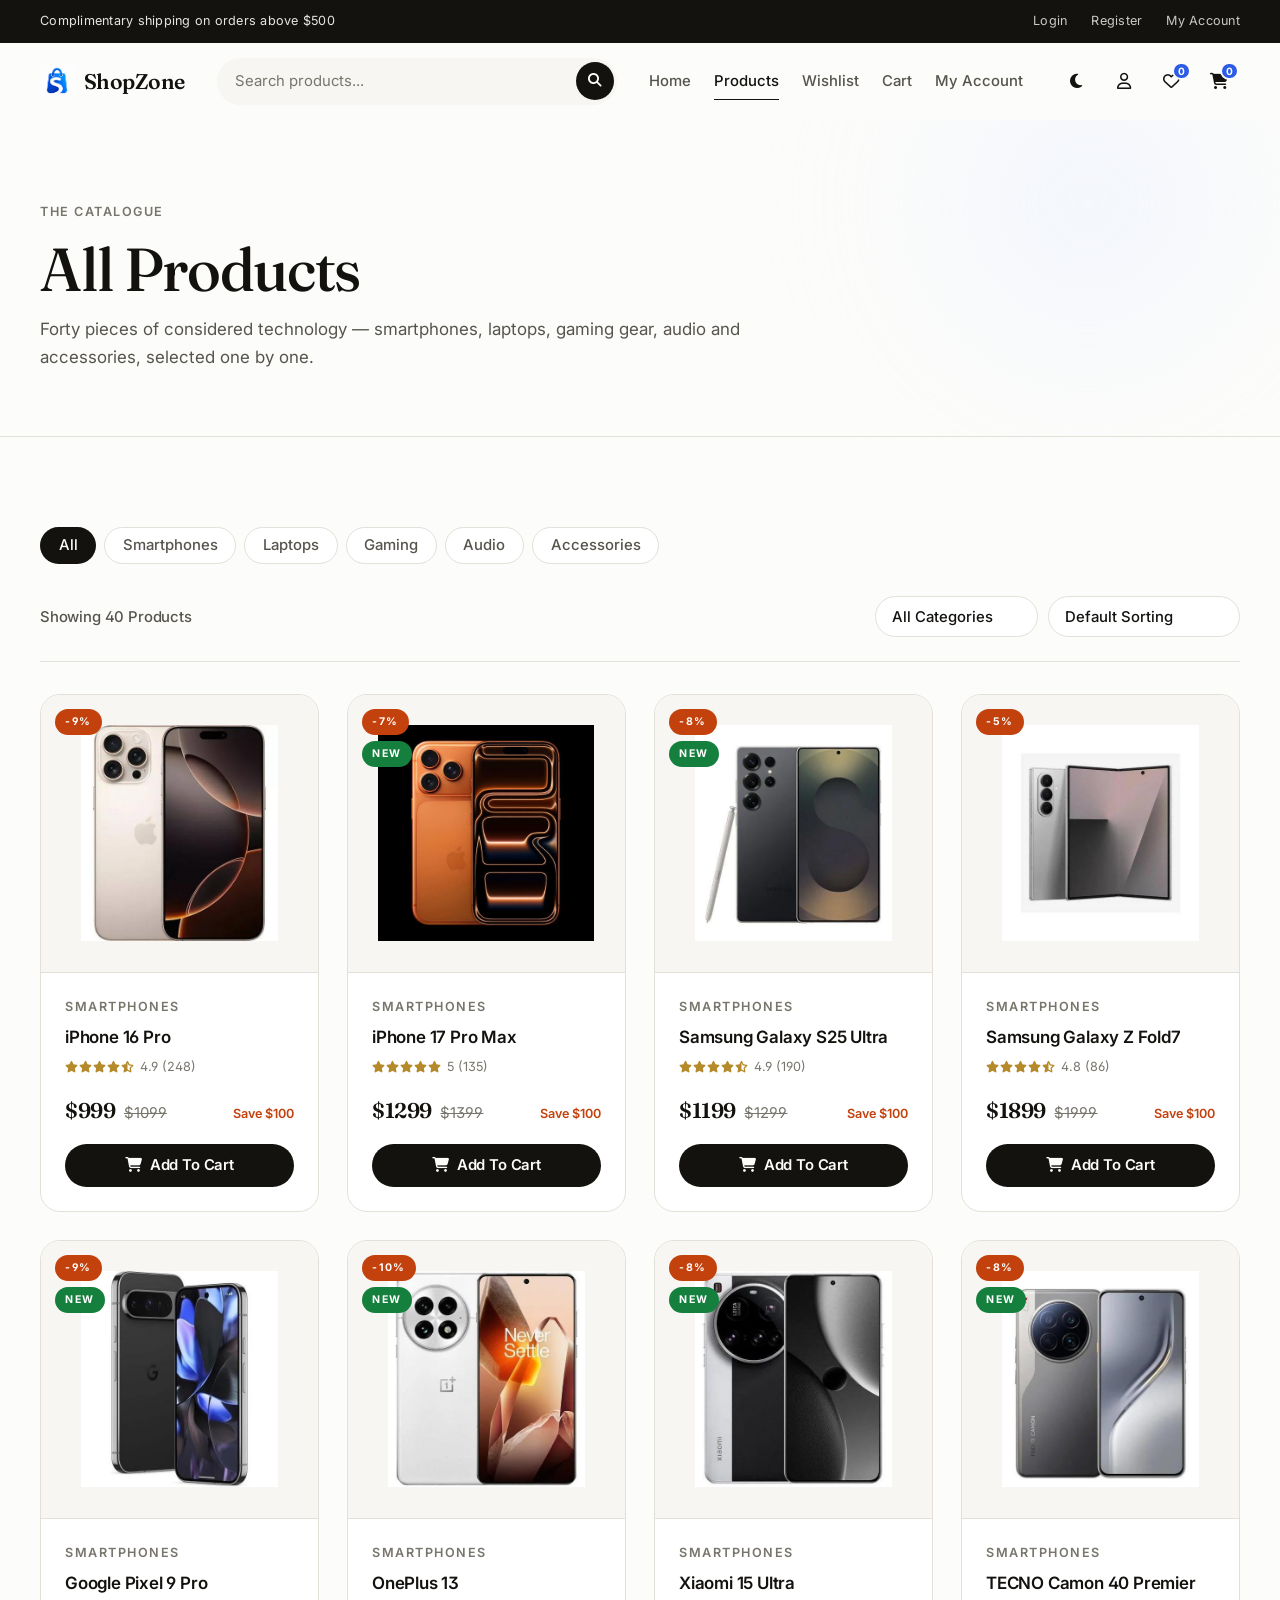
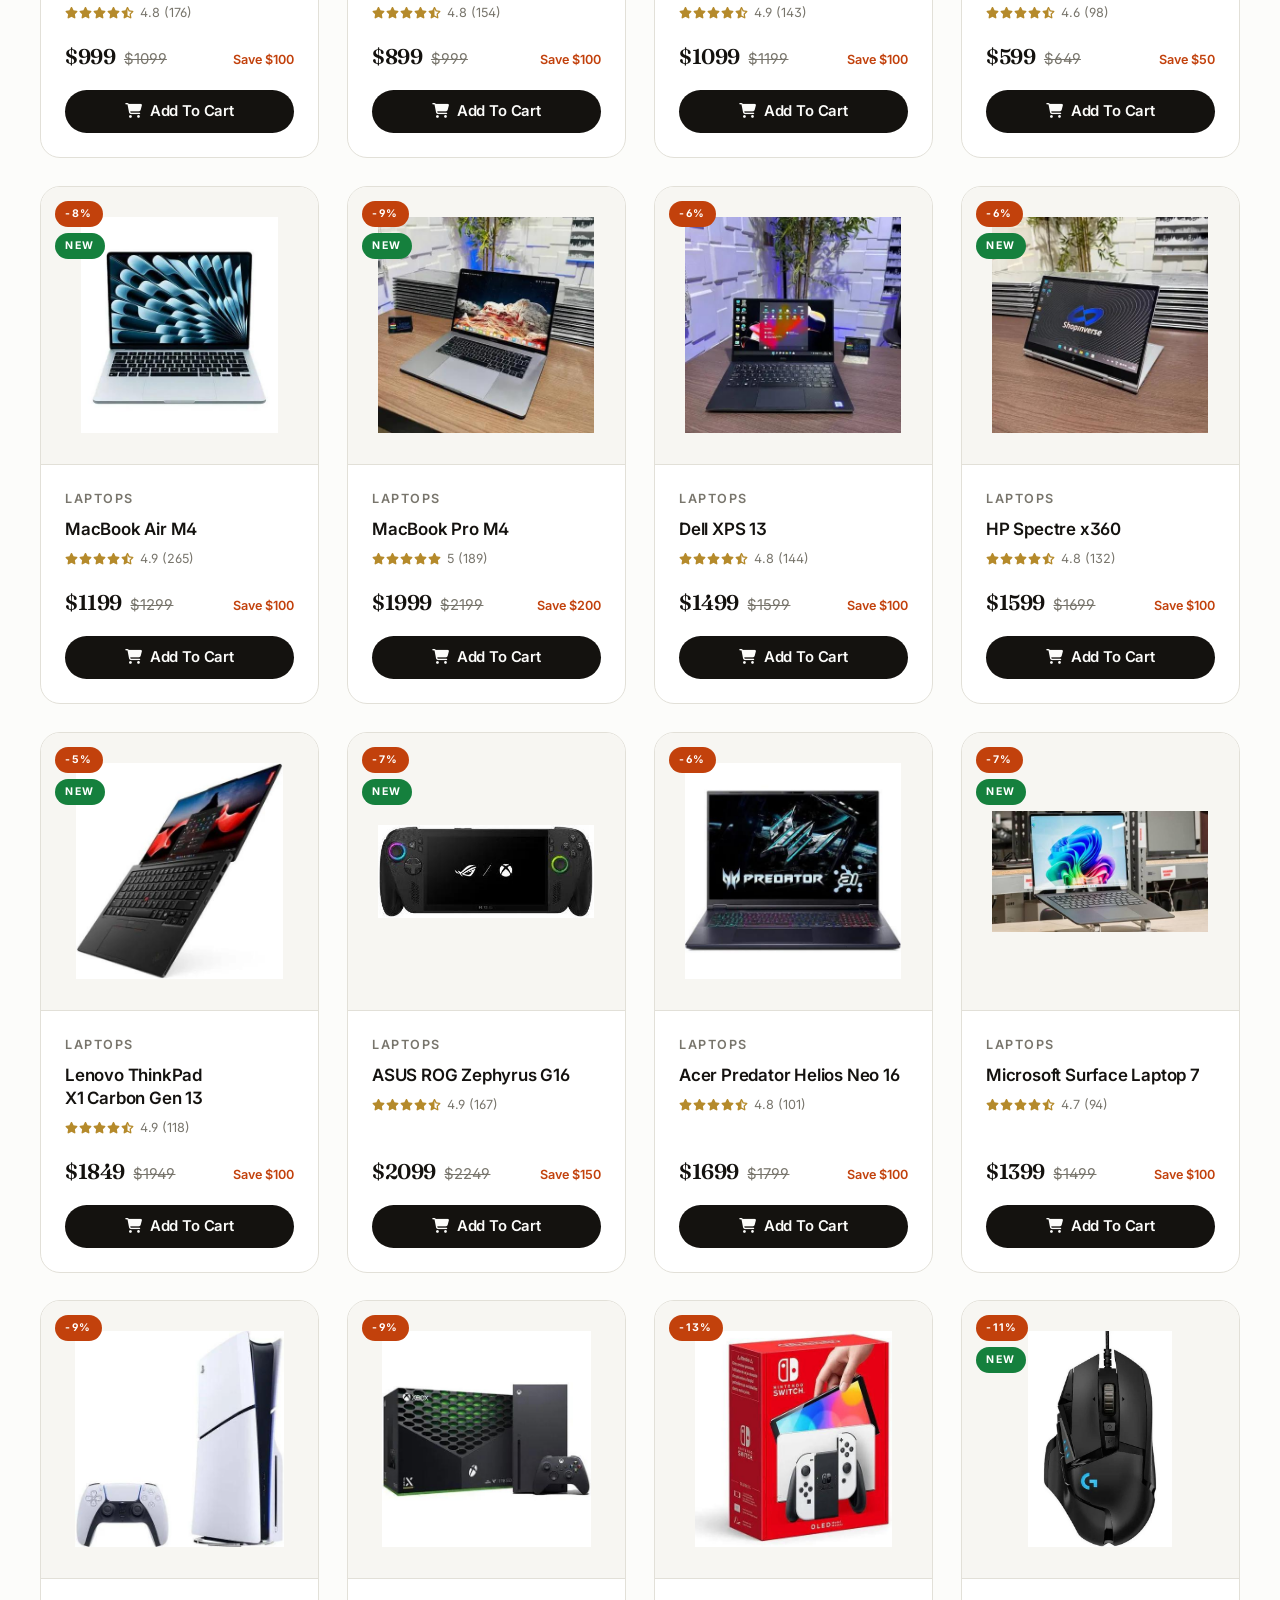
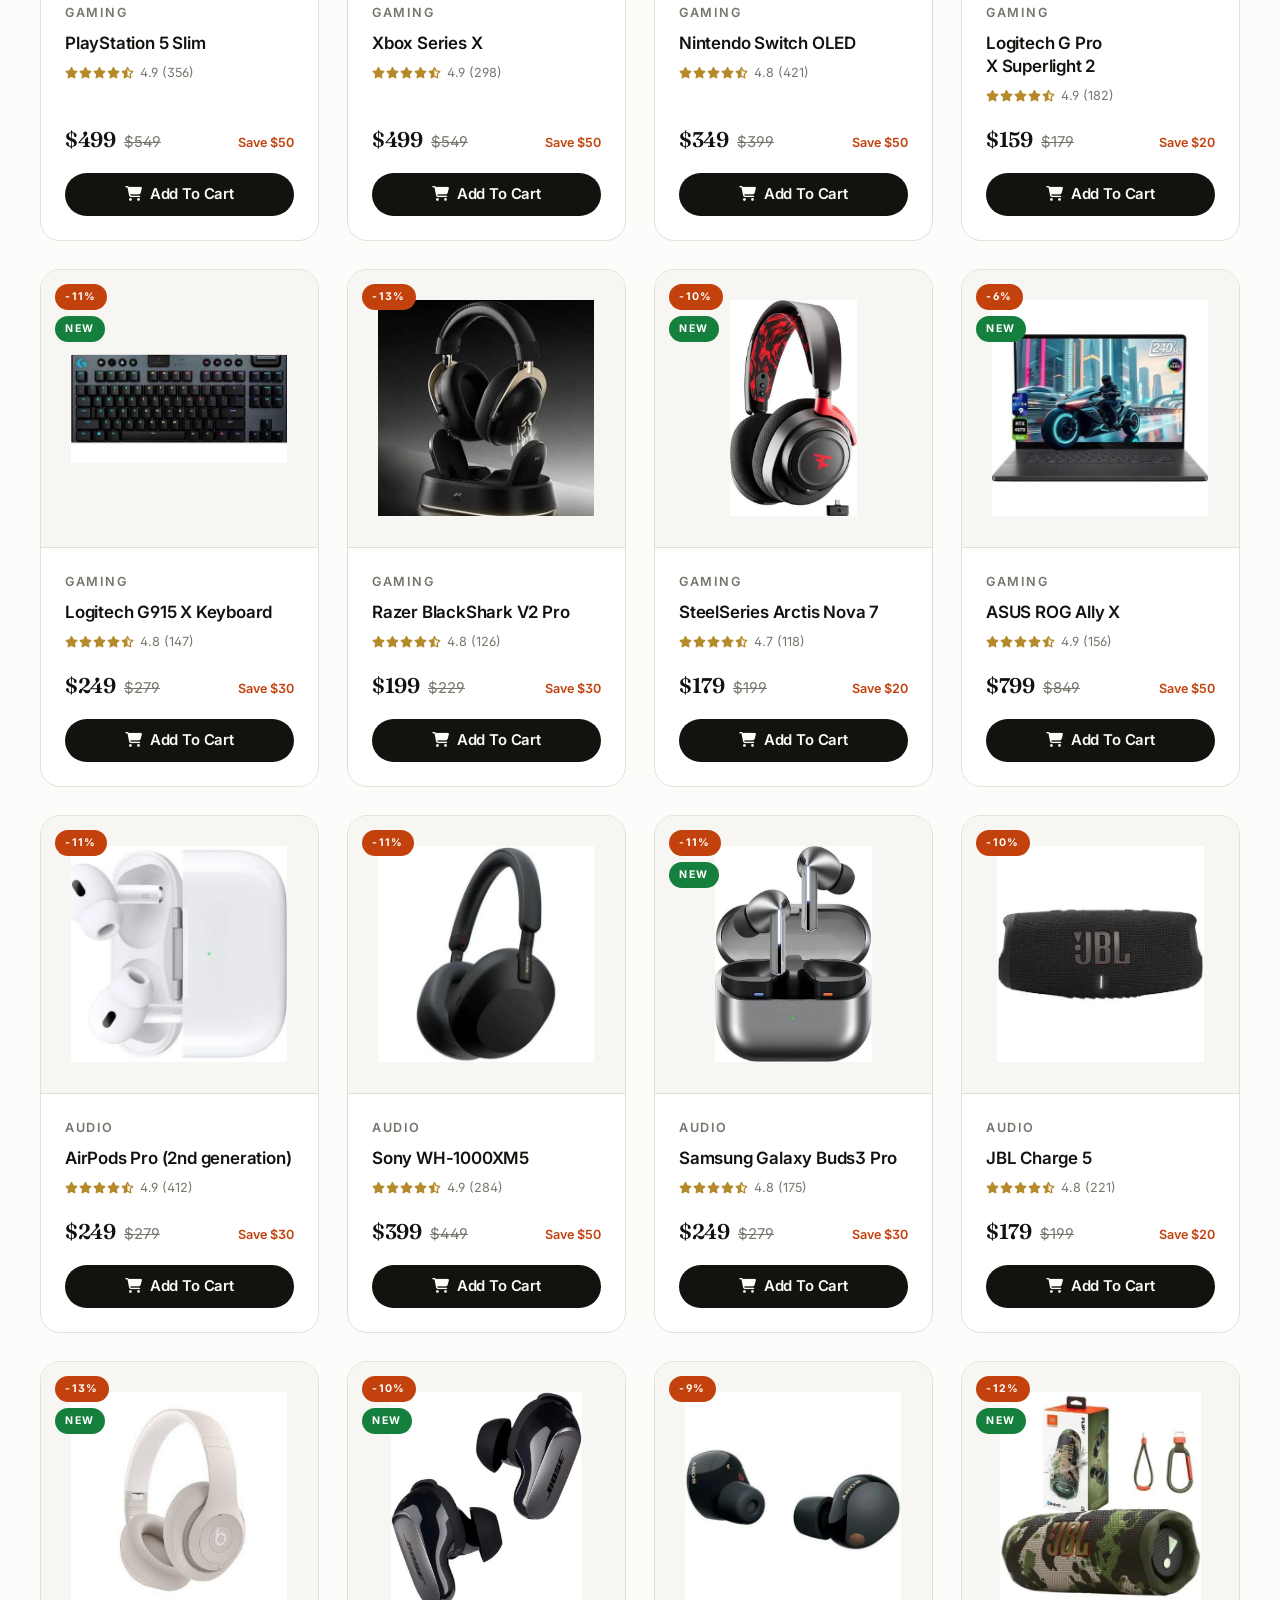
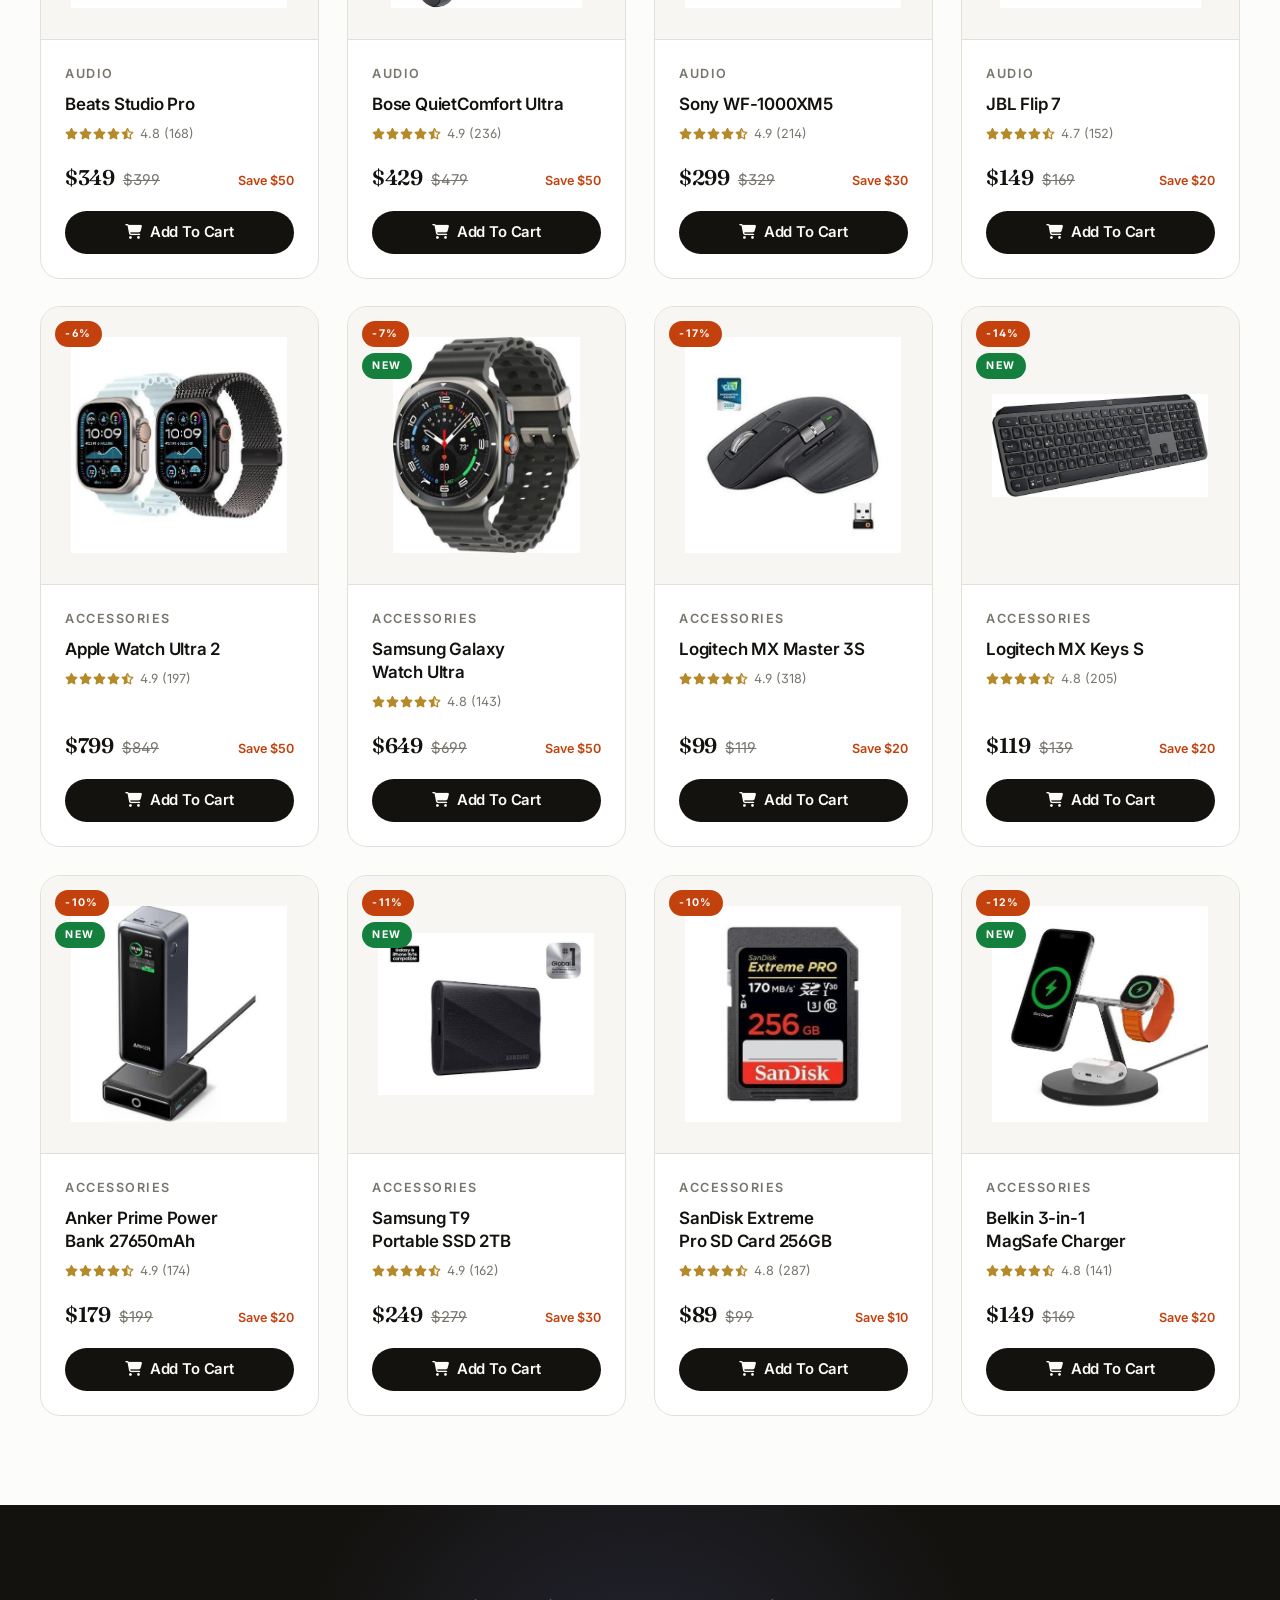
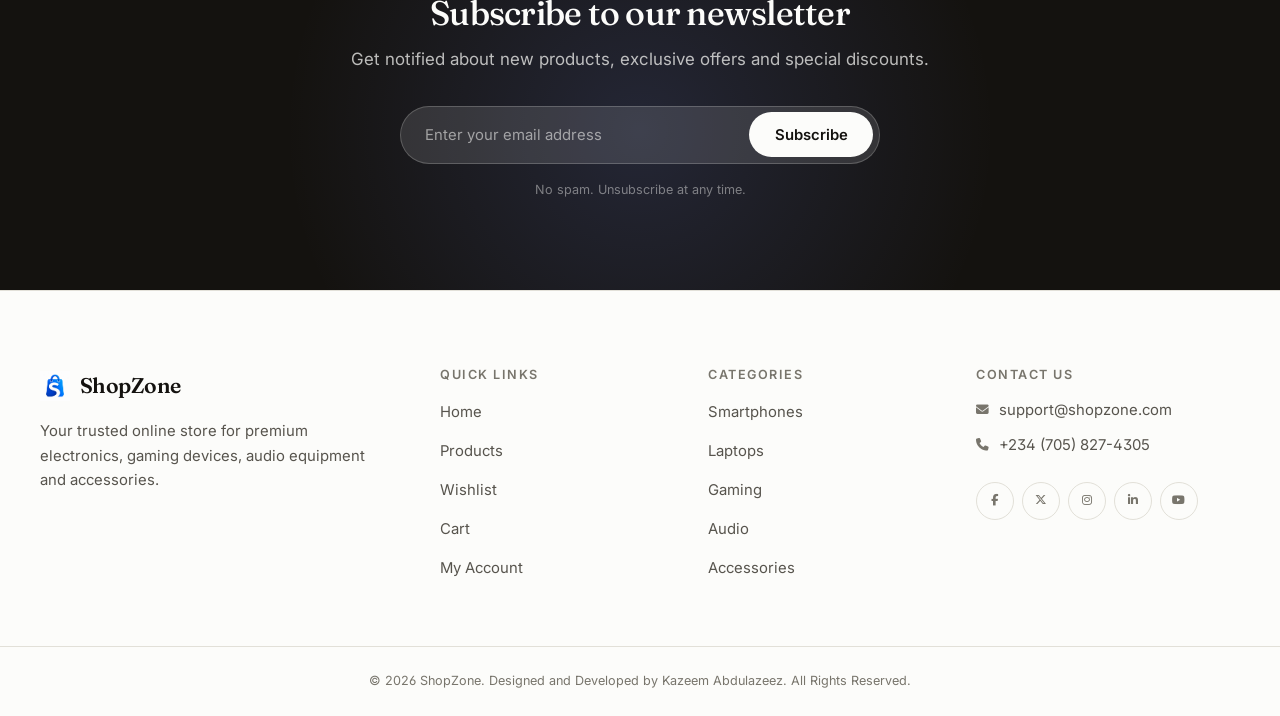
<file: products.html>
<!DOCTYPE html>
<html lang="en">

<head>

    <!-- ===========================
            META TAGS
    ============================ -->

    <meta charset="UTF-8">

    <meta name="viewport"
        content="width=device-width, initial-scale=1.0">

    <meta name="description"
        content="Browse all premium electronics at ShopZone.">

    <meta name="keywords"
        content="Electronics, Smartphones, Laptops, Gaming, Audio, Accessories">

    <meta name="author"
        content="ShopZone">

    <meta name="theme-color"
        content="#fcfcfa">

    <title>

        Products | ShopZone

    </title>

    <!-- ===========================
            FAVICON
    ============================ -->

    <link rel="icon"
        href="images/logo.png">

    <!-- ===========================
            GOOGLE FONTS
    ============================ -->

    <link rel="preconnect"
        href="https://fonts.googleapis.com">

    <link rel="preconnect"
        href="https://fonts.gstatic.com"
        crossorigin>

    <link href="https://fonts.googleapis.com/css2?family=Fraunces:ital,opsz,wght@0,9..144,300..700;1,9..144,300..700&family=Inter:wght@300..800&display=swap"
        rel="stylesheet">

    <!-- ===========================
            FONT AWESOME
    ============================ -->

    <link rel="stylesheet"
        href="https://cdnjs.cloudflare.com/ajax/libs/font-awesome/6.7.1/css/all.min.css">

    <!-- ===========================
            CSS
    ============================ -->

    <link rel="stylesheet"
        href="css/style.css">

    <link rel="stylesheet"
        href="css/responsive.css">

    <script src="js/ui.js"></script>

</head>

<body>

    <a href="#mainContent"
        class="skip-link">

        Skip to content

    </a>

    <!-- ===========================
            TOP BAR
    ============================ -->

    <section class="top-bar">

        <div class="container">

            <div class="top-bar-left">

                <p>

                    Complimentary shipping on orders above $500

                </p>

            </div>

            <div class="top-bar-right">

                <a href="login.html">Login</a>

                <a href="register.html">Register</a>

                <a href="profile.html">My Account</a>

            </div>

        </div>

    </section>

    <!-- ===========================
            HEADER
    ============================ -->

    <header id="mainHeader">

        <div class="container">

            <a href="index.html"
                class="logo">

                <img src="images/logo.png"
                    alt="ShopZone Logo">

                <span>ShopZone</span>

            </a>

            <form id="searchForm"
                class="search-box"
                role="search">

                <label for="productSearch"
                    class="sr-only">

                    Search products

                </label>

                <input
                    type="search"
                    id="productSearch"
                    placeholder="Search products...">

                <button type="submit"
                    aria-label="Search">

                    <i class="fas fa-search" aria-hidden="true"></i>

                </button>

            </form>

            <nav id="navbar"
                aria-label="Primary">

                <ul class="nav-links">

                    <li><a href="index.html">Home</a></li>

                    <li><a class="active"
                            href="products.html">Products</a></li>

                    <li><a href="wishlist.html">Wishlist</a></li>

                    <li><a href="cart.html">Cart</a></li>

                    <li><a href="profile.html">My Account</a></li>

                </ul>

            </nav>

            <div class="header-icons">

                <button class="icon-btn theme-toggle"
                    type="button"
                    aria-pressed="false"
                    aria-label="Switch to dark theme">

                    <i class="fas fa-moon icon-moon" aria-hidden="true"></i>

                    <i class="fas fa-sun icon-sun" aria-hidden="true"></i>

                </button>

                <a href="profile.html"
                    aria-label="My account">

                    <i class="far fa-user" aria-hidden="true"></i>

                </a>

                <a href="wishlist.html"
                    aria-label="Wishlist">

                    <i class="far fa-heart" aria-hidden="true"></i>

                    <span id="wishlistCount">

                        0

                    </span>

                </a>

                <a href="cart.html"
                    class="cart-icon"
                    aria-label="Cart">

                    <i class="fas fa-shopping-cart" aria-hidden="true"></i>

                    <span id="cartCount">

                        0

                    </span>

                </a>

            </div>

            <button class="menu-toggle"
                type="button"
                aria-expanded="false"
                aria-controls="mobileMenu"
                aria-label="Open menu">

                <span class="bars" aria-hidden="true">

                    <span></span>

                    <span></span>

                    <span></span>

                </span>

            </button>

        </div>

    </header>

    <!-- ===========================
            MOBILE MENU
    ============================ -->

    <aside class="mobile-menu"
        id="mobileMenu"
        aria-label="Mobile navigation">

        <button class="drawer-close"
            type="button"
            aria-label="Close menu">

            <i class="fas fa-xmark" aria-hidden="true"></i>

        </button>

        <a href="index.html">

            <i class="fas fa-house" aria-hidden="true"></i>

            Home

        </a>

        <a href="products.html">

            <i class="fas fa-grip" aria-hidden="true"></i>

            Products

        </a>

        <a href="wishlist.html">

            <i class="far fa-heart" aria-hidden="true"></i>

            Wishlist

        </a>

        <a href="cart.html">

            <i class="fas fa-bag-shopping" aria-hidden="true"></i>

            Cart

        </a>

        <a href="profile.html">

            <i class="far fa-user" aria-hidden="true"></i>

            Profile

        </a>

    </aside>

    <main id="mainContent">

    <!-- ===========================
            PAGE HEADER
    ============================ -->

    <section class="page-header">

        <div class="container">

            <span class="eyebrow">The catalogue</span>

            <h1 id="shopHeading">

                All Products

            </h1>

            <p>

                Forty pieces of considered technology — smartphones,
                laptops, gaming gear, audio and accessories,
                selected one by one.

            </p>

        </div>

    </section>

    <!-- ===========================
            SHOP
    ============================ -->

    <section class="shop">

        <div class="container">

            <!-- Category chips mirror the select below -->

            <div class="filter-chips"
                role="group"
                aria-label="Filter by category">

                <button class="chip active"
                    type="button"
                    data-category="all"
                    aria-pressed="true">

                    All

                </button>

                <button class="chip"
                    type="button"
                    data-category="smartphones"
                    aria-pressed="false">

                    Smartphones

                </button>

                <button class="chip"
                    type="button"
                    data-category="laptops"
                    aria-pressed="false">

                    Laptops

                </button>

                <button class="chip"
                    type="button"
                    data-category="gaming"
                    aria-pressed="false">

                    Gaming

                </button>

                <button class="chip"
                    type="button"
                    data-category="audio"
                    aria-pressed="false">

                    Audio

                </button>

                <button class="chip"
                    type="button"
                    data-category="accessories"
                    aria-pressed="false">

                    Accessories

                </button>

            </div>

            <div class="shop-toolbar">

                <div class="results">

                    <h3 id="productCount"
                        role="status"
                        aria-live="polite">

                        Showing 40 Products

                    </h3>

                </div>

                <div class="shop-actions">

                    <label for="categoryFilter"
                        class="sr-only">

                        Filter by category

                    </label>

                    <select id="categoryFilter">

                        <option value="all">All Categories</option>

                        <option value="smartphones">Smartphones</option>

                        <option value="laptops">Laptops</option>

                        <option value="gaming">Gaming</option>

                        <option value="audio">Audio</option>

                        <option value="accessories">Accessories</option>

                    </select>

                    <label for="sortProducts"
                        class="sr-only">

                        Sort products

                    </label>

                    <select id="sortProducts">

                        <option value="default">

                            Default Sorting

                        </option>

                        <option value="price-low">

                            Price: Low to High

                        </option>

                        <option value="price-high">

                            Price: High to Low

                        </option>

                        <option value="name">

                            Name (A-Z)

                        </option>

                    </select>

                </div>

            </div>

            <!-- Products Grid -->

            <div
                class="products-grid"
                id="productsContainer">

                <!-- products.js will generate all 40 products here -->

            </div>

                        <!-- End Products Grid -->

        </div>

    </section>

    <!-- ===========================
            NEWSLETTER
    ============================ -->

    <section class="newsletter">

        <div class="container">

            <div class="newsletter-content" data-reveal>

                <h2>

                    Subscribe to our newsletter

                </h2>

                <p>

                    Get notified about new products,
                    exclusive offers and special discounts.

                </p>

                <form
                    id="newsletterForm"
                    class="newsletter-form">

                    <label for="newsletterEmail"
                        class="sr-only">

                        Email address

                    </label>

                    <input
                        type="email"
                        id="newsletterEmail"
                        placeholder="Enter your email address"
                        required>

                    <button type="submit">

                        Subscribe

                    </button>

                </form>

                <p class="fineprint">

                    No spam. Unsubscribe at any time.

                </p>

            </div>

        </div>

    </section>

    </main>

    <!-- ===========================
            FOOTER
    ============================ -->

    <footer id="mainFooter">

        <div class="container footer-grid">

            <div class="footer-about">

                <a href="index.html"
                    class="footer-logo">

                    <img
                        src="images/logo.png"
                        alt="ShopZone Logo">

                    <span>

                        ShopZone

                    </span>

                </a>

                <p>

                    Your trusted online store for premium
                    electronics, gaming devices,
                    audio equipment and accessories.

                </p>

            </div>

            <div class="footer-links">

                <h3>

                    Quick Links

                </h3>

                <ul>

                    <li><a href="index.html">Home</a></li>

                    <li><a href="products.html">Products</a></li>

                    <li><a href="wishlist.html">Wishlist</a></li>

                    <li><a href="cart.html">Cart</a></li>

                    <li><a href="profile.html">My Account</a></li>

                </ul>

            </div>

            <div class="footer-links">

                <h3>

                    Categories

                </h3>

                <ul>

                    <li><a href="products.html?category=smartphones">Smartphones</a></li>

                    <li><a href="products.html?category=laptops">Laptops</a></li>

                    <li><a href="products.html?category=gaming">Gaming</a></li>

                    <li><a href="products.html?category=audio">Audio</a></li>

                    <li><a href="products.html?category=accessories">Accessories</a></li>

                </ul>

            </div>

            <div class="footer-contact">

                <h3>

                    Contact Us

                </h3>

                <p>

                    <i class="fas fa-envelope" aria-hidden="true"></i>

                    support@shopzone.com

                </p>

                <p>

                    <i class="fas fa-phone" aria-hidden="true"></i>

                    +234 (705) 827-4305

                </p>

                <div class="social-links">

                    <a href="#" aria-label="Facebook"><i class="fab fa-facebook-f" aria-hidden="true"></i></a>

                    <a href="#" aria-label="X"><i class="fab fa-x-twitter" aria-hidden="true"></i></a>

                    <a href="#" aria-label="Instagram"><i class="fab fa-instagram" aria-hidden="true"></i></a>

                    <a href="#" aria-label="LinkedIn"><i class="fab fa-linkedin-in" aria-hidden="true"></i></a>

                    <a href="#" aria-label="YouTube"><i class="fab fa-youtube" aria-hidden="true"></i></a>

                </div>

            </div>

        </div>

        <div class="footer-bottom">

            <p>

    &copy; 2026 ShopZone. Designed and Developed by Kazeem Abdulazeez. All Rights Reserved.

        </p>
        </div>

    </footer>

    <!-- ===========================
            BACK TO TOP
    ============================ -->

    <button
        id="backToTop"
        type="button"
        title="Back To Top"
        aria-label="Back to top">

        <i class="fas fa-arrow-up" aria-hidden="true"></i>

    </button>

    <!-- ===========================
            JAVASCRIPT
    ============================ -->

    <script src="js/products.js"></script>

    <script src="js/app.js"></script>

    <script src="js/cart.js"></script>

    <script src="js/auth.js"></script>

</body>

</html>
</file>
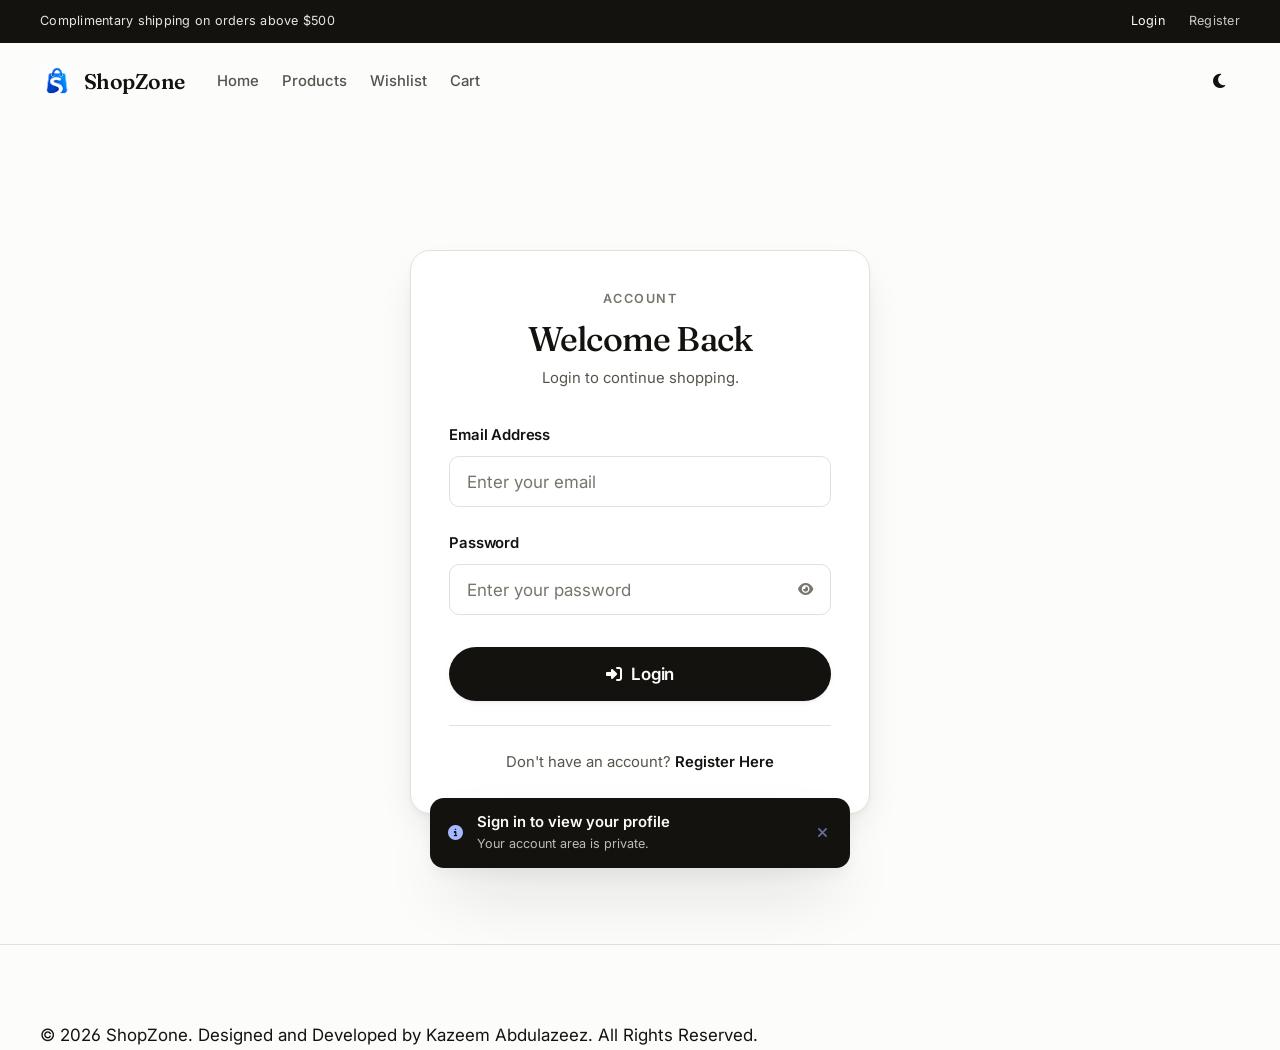
<file: profile.html>
<!DOCTYPE html>
<html lang="en">

<head>

    <meta charset="UTF-8">

    <meta name="viewport"
        content="width=device-width, initial-scale=1.0">

    <meta name="description"
        content="My Profile | ShopZone">

    <meta name="theme-color"
        content="#fcfcfa">

    <title>My Profile | ShopZone</title>

    <link rel="icon"
        href="images/logo.png">

    <!-- Google Fonts -->

    <link rel="preconnect"
        href="https://fonts.googleapis.com">

    <link rel="preconnect"
        href="https://fonts.gstatic.com"
        crossorigin>

    <link href="https://fonts.googleapis.com/css2?family=Fraunces:ital,opsz,wght@0,9..144,300..700;1,9..144,300..700&family=Inter:wght@300..800&display=swap"
        rel="stylesheet">

    <!-- Font Awesome -->

    <link rel="stylesheet"
        href="https://cdnjs.cloudflare.com/ajax/libs/font-awesome/6.7.1/css/all.min.css">

    <!-- CSS -->

    <link rel="stylesheet"
        href="css/style.css">

    <link rel="stylesheet"
        href="css/responsive.css">

    <!-- Theme is applied before paint to avoid a flash -->

    <script src="js/ui.js"></script>

</head>

<body>

    <a href="#mainContent"
        class="skip-link">

        Skip to content

    </a>

    <!-- ===========================
            TOP BAR
    ============================ -->

    <section class="top-bar">

        <div class="container">

            <div class="top-bar-left">

                <p>

                    Complimentary shipping on orders above $500

                </p>

            </div>

            <div class="top-bar-right">

                <a href="profile.html">

                    My Account

                </a>

            </div>

        </div>

    </section>

    <!-- ===========================
            HEADER
    ============================ -->

    <header id="mainHeader">

        <div class="container">

            <a href="index.html"
                class="logo">

                <img src="images/logo.png"
                    alt="ShopZone Logo">

                <span>ShopZone</span>

            </a>

            <nav id="navbar"
                aria-label="Primary">

                <ul class="nav-links">

                    <li><a href="index.html">Home</a></li>

                    <li><a href="products.html">Products</a></li>

                    <li><a href="wishlist.html">Wishlist</a></li>

                    <li><a href="cart.html">Cart</a></li>

                    <li><a class="active"
                            href="profile.html">Profile</a></li>

                </ul>

            </nav>

            <div class="header-icons">

                <button class="icon-btn theme-toggle"
                    type="button"
                    aria-pressed="false"
                    aria-label="Switch to dark theme">

                    <i class="fas fa-moon icon-moon" aria-hidden="true"></i>

                    <i class="fas fa-sun icon-sun" aria-hidden="true"></i>

                </button>

            </div>

            <button class="menu-toggle"
                type="button"
                aria-expanded="false"
                aria-controls="mobileMenu"
                aria-label="Open menu">

                <span class="bars" aria-hidden="true">

                    <span></span>

                    <span></span>

                    <span></span>

                </span>

            </button>

        </div>

    </header>

    <!-- ===========================
            MOBILE MENU
    ============================ -->

    <aside class="mobile-menu"
        id="mobileMenu"
        aria-label="Mobile navigation">

        <button class="drawer-close"
            type="button"
            aria-label="Close menu">

            <i class="fas fa-xmark" aria-hidden="true"></i>

        </button>

        <a href="index.html">

            <i class="fas fa-house" aria-hidden="true"></i>

            Home

        </a>

        <a href="products.html">

            <i class="fas fa-grip" aria-hidden="true"></i>

            Products

        </a>

        <a href="wishlist.html">

            <i class="far fa-heart" aria-hidden="true"></i>

            Wishlist

        </a>

        <a href="cart.html">

            <i class="fas fa-bag-shopping" aria-hidden="true"></i>

            Cart

        </a>

        <a href="profile.html">

            <i class="far fa-user" aria-hidden="true"></i>

            Profile

        </a>

    </aside>

    <main id="mainContent">

    <!-- ===========================
            PAGE HEADER
    ============================ -->

    <section class="page-header">

        <div class="container">

            <span class="eyebrow">Your account</span>

            <h1>

                My Profile

            </h1>

            <p>

                Manage your ShopZone account.

            </p>

        </div>

    </section>

    <!-- ===========================
            PROFILE
    ============================ -->

    <section class="profile-page">

        <div class="container profile-layout">

            <!-- Sidebar -->

            <aside class="profile-sidebar" data-reveal>

                <div class="profile-avatar">

                    <i class="fas fa-user-circle" aria-hidden="true"></i>

                    <h2 id="profileName">

                        User Name

                    </h2>

                    <p id="profileEmail">

                        user@email.com

                    </p>

                </div>

                <ul class="profile-menu">

                    <li>

                        <a class="active"
                            href="#account">

                            <i class="fas fa-user" aria-hidden="true"></i>

                            Account

                        </a>

                    </li>

                    <li>

                        <a href="#orders">

                            <i class="fas fa-box" aria-hidden="true"></i>

                            My Orders

                        </a>

                    </li>

                    <li>

                        <a href="wishlist.html">

                            <i class="fas fa-heart" aria-hidden="true"></i>

                            Wishlist

                        </a>

                    </li>

                    <li>

                        <a href="cart.html">

                            <i class="fas fa-cart-shopping" aria-hidden="true"></i>

                            Cart

                        </a>

                    </li>

                    <li>

                        <button
                            id="logoutBtn">

                            <i class="fas fa-right-from-bracket" aria-hidden="true"></i>

                            Logout

                        </button>

                    </li>

                </ul>

            </aside>

            <!-- Content -->

            <div class="profile-content">

                <section
                    id="account">

                    <h2>

                        Account Information

                    </h2>

                    <form
                        id="profileForm">

                        <div class="form-group">

                            <label for="editName">

                                Full Name

                            </label>

                            <input
                                type="text"
                                id="editName">

                        </div>

                        <div class="form-group">

                            <label for="editEmail">

                                Email Address

                            </label>

                            <input
                                type="email"
                                id="editEmail">

                        </div>

                        <button
                            type="submit"
                            class="btn btn-primary">

                            Save Changes

                        </button>

                    </form>

                </section>

                <section
                    id="orders">

                    <h2>

                        Order History

                    </h2>

                    <div id="ordersContainer">

                        <!-- Loaded by checkout.js -->

                    </div>

                </section>

                            </div>

        </div>

    </section>

    <!-- ===========================
            NEWSLETTER
    ============================ -->

    <section class="newsletter">

        <div class="container">

            <div class="newsletter-content" data-reveal>

                <h2>

                    Subscribe To Our Newsletter

                </h2>

                <p>

                    Get exclusive offers, product updates
                    and the latest arrivals.

                </p>

                <form
                    id="newsletterForm"
                    class="newsletter-form">

                    <label for="newsletterEmail"
                        class="sr-only">

                        Email address

                    </label>

                    <input
                        type="email"
                        id="newsletterEmail"
                        placeholder="Enter your email address"
                        required>

                    <button
                        type="submit">

                        Subscribe

                    </button>

                </form>

                <p class="fineprint">

                    No spam. Unsubscribe at any time.

                </p>

            </div>

        </div>

    </section>

    </main>

    <!-- ===========================
            FOOTER
    ============================ -->

    <footer id="mainFooter">

        <div class="container footer-grid">

            <div class="footer-about">

                <a
                    href="index.html"
                    class="footer-logo">

                    <img
                        src="images/logo.png"
                        alt="ShopZone Logo">

                    <span>

                        ShopZone

                    </span>

                </a>

                <p>

                    ShopZone provides premium electronics,
                    gaming devices, smartphones,
                    laptops and accessories.

                </p>

            </div>

            <div class="footer-links">

                <h3>

                    Quick Links

                </h3>

                <ul>

                    <li><a href="index.html">Home</a></li>

                    <li><a href="products.html">Products</a></li>

                    <li><a href="wishlist.html">Wishlist</a></li>

                    <li><a href="cart.html">Cart</a></li>

                    <li><a href="profile.html">Profile</a></li>

                </ul>

            </div>

            <div class="footer-links">

                <h3>

                    Categories

                </h3>

                <ul>

                    <li><a href="products.html?category=smartphones">Smartphones</a></li>

                    <li><a href="products.html?category=laptops">Laptops</a></li>

                    <li><a href="products.html?category=gaming">Gaming</a></li>

                    <li><a href="products.html?category=audio">Audio</a></li>

                    <li><a href="products.html?category=accessories">Accessories</a></li>

                </ul>

            </div>

            <div class="footer-contact">

                <h3>

                    Contact Us

                </h3>

                <p>

                    <i class="fas fa-envelope" aria-hidden="true"></i>

                    support@shopzone.com

                </p>

                <p>

                    <i class="fas fa-phone" aria-hidden="true"></i>

                    +1 (800) 555-1234

                </p>

                <div class="social-links">

                    <a href="#" aria-label="Facebook"><i class="fab fa-facebook-f" aria-hidden="true"></i></a>

                    <a href="#" aria-label="X"><i class="fab fa-x-twitter" aria-hidden="true"></i></a>

                    <a href="#" aria-label="Instagram"><i class="fab fa-instagram" aria-hidden="true"></i></a>

                    <a href="#" aria-label="LinkedIn"><i class="fab fa-linkedin-in" aria-hidden="true"></i></a>

                    <a href="#" aria-label="YouTube"><i class="fab fa-youtube" aria-hidden="true"></i></a>

                </div>

            </div>

        </div>

        <div class="footer-bottom">

            <p>

                &copy; 2026 ShopZone Designed and Developed by Kazeem Abdulazeez. All Rights Reserved.

            </p>

        </div>

    </footer>

    <!-- ===========================
            BACK TO TOP
    ============================ -->

    <button
        id="backToTop"
        title="Back To Top"
        type="button"
        aria-label="Back to top">

        <i class="fas fa-arrow-up" aria-hidden="true"></i>

    </button>

    <!-- ===========================
            JAVASCRIPT
    ============================ -->

    <script src="js/auth.js"></script>
    <script src="js/checkout.js"></script>
    <script src="js/cart.js"></script>
    <script src="js/products.js"></script>
    <script src="js/app.js"></script>

</body>

</html>
</file>
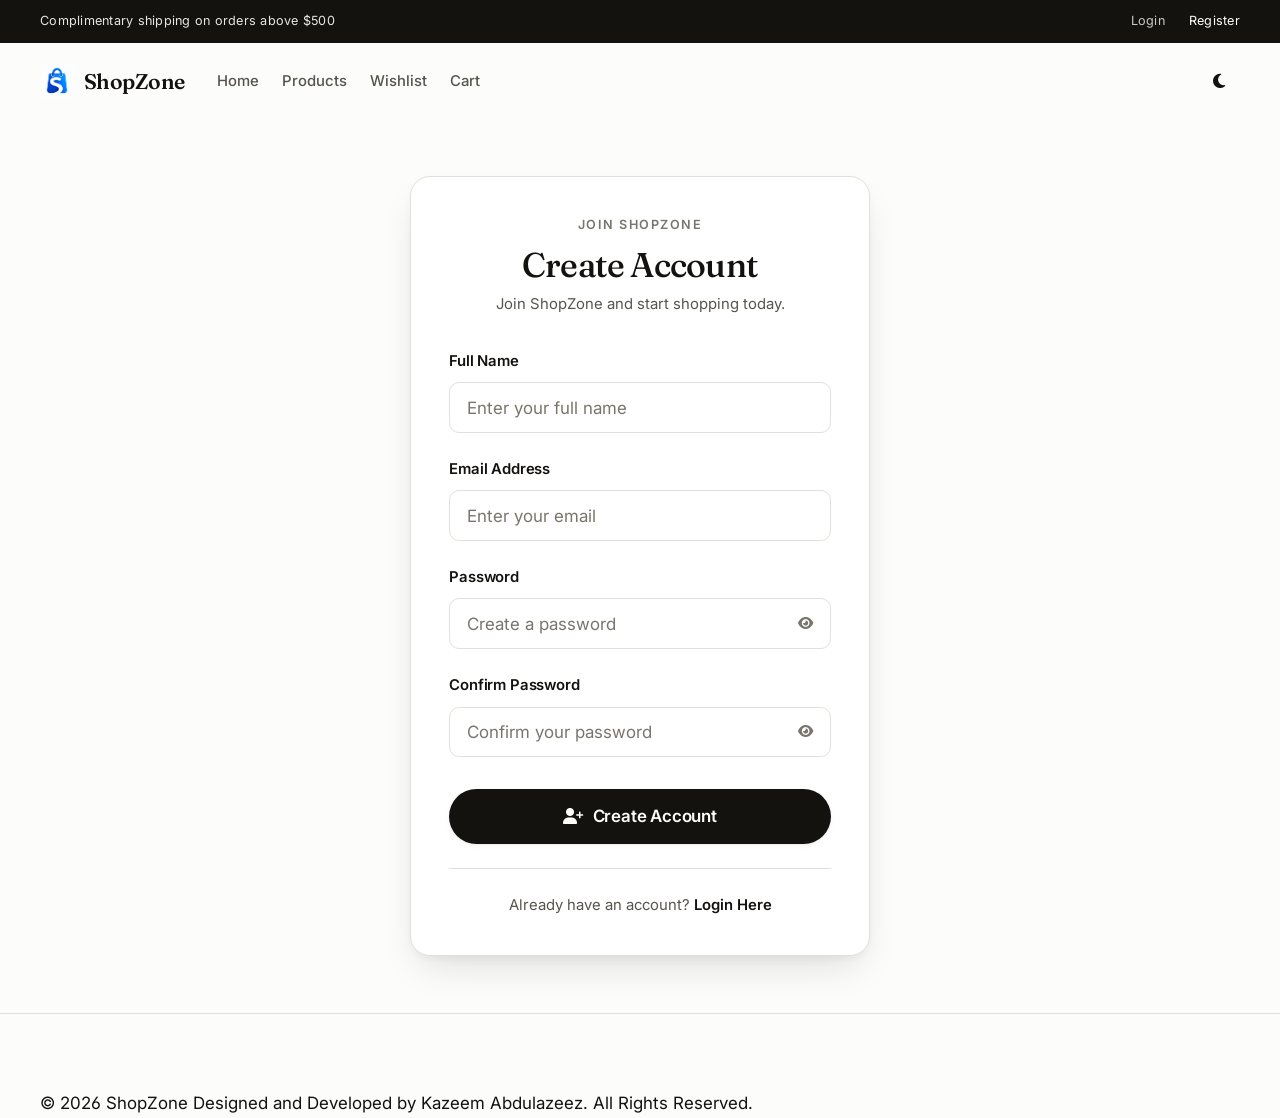
<file: register.html>
<!DOCTYPE html>
<html lang="en">

<head>

    <meta charset="UTF-8">

    <meta name="viewport"
        content="width=device-width, initial-scale=1.0">

    <meta name="description"
        content="Create your ShopZone account.">

    <meta name="author"
        content="ShopZone">

    <meta name="theme-color"
        content="#fcfcfa">

    <title>Register | ShopZone</title>

    <link rel="icon"
        href="images/logo.png">

    <!-- Google Fonts -->

    <link rel="preconnect"
        href="https://fonts.googleapis.com">

    <link rel="preconnect"
        href="https://fonts.gstatic.com"
        crossorigin>

    <link href="https://fonts.googleapis.com/css2?family=Fraunces:ital,opsz,wght@0,9..144,300..700;1,9..144,300..700&family=Inter:wght@300..800&display=swap"
        rel="stylesheet">

    <!-- Font Awesome -->

    <link rel="stylesheet"
        href="https://cdnjs.cloudflare.com/ajax/libs/font-awesome/6.7.1/css/all.min.css">

    <!-- CSS -->

    <link rel="stylesheet"
        href="css/style.css">

    <link rel="stylesheet"
        href="css/responsive.css">

    <!-- Theme is applied before paint to avoid a flash -->

    <script src="js/ui.js"></script>

</head>

<body>

    <a href="#mainContent"
        class="skip-link">

        Skip to content

    </a>

    <!-- ===========================
            TOP BAR
    ============================ -->

    <section class="top-bar">

        <div class="container">

            <div class="top-bar-left">

                <p>

                    Complimentary shipping on orders above $500

                </p>

            </div>

            <div class="top-bar-right">

                <a href="login.html">

                    Login

                </a>

                <a class="active"
                    href="register.html">

                    Register

                </a>

            </div>

        </div>

    </section>

    <!-- ===========================
            HEADER
    ============================ -->

    <header id="mainHeader">

        <div class="container">

            <a href="index.html"
                class="logo">

                <img
                    src="images/logo.png"
                    alt="ShopZone Logo">

                <span>

                    ShopZone

                </span>

            </a>

            <nav id="navbar"
                aria-label="Primary">

                <ul class="nav-links">

                    <li><a href="index.html">Home</a></li>

                    <li><a href="products.html">Products</a></li>

                    <li><a href="wishlist.html">Wishlist</a></li>

                    <li><a href="cart.html">Cart</a></li>

                </ul>

            </nav>

            <div class="header-icons">

                <button class="icon-btn theme-toggle"
                    type="button"
                    aria-pressed="false"
                    aria-label="Switch to dark theme">

                    <i class="fas fa-moon icon-moon" aria-hidden="true"></i>

                    <i class="fas fa-sun icon-sun" aria-hidden="true"></i>

                </button>

            </div>

            <button class="menu-toggle"
                type="button"
                aria-expanded="false"
                aria-controls="mobileMenu"
                aria-label="Open menu">

                <span class="bars" aria-hidden="true">

                    <span></span>

                    <span></span>

                    <span></span>

                </span>

            </button>

        </div>

    </header>

    <!-- ===========================
            MOBILE MENU
    ============================ -->

    <aside class="mobile-menu"
        id="mobileMenu"
        aria-label="Mobile navigation">

        <button class="drawer-close"
            type="button"
            aria-label="Close menu">

            <i class="fas fa-xmark" aria-hidden="true"></i>

        </button>

        <a href="index.html">

            <i class="fas fa-house" aria-hidden="true"></i>

            Home

        </a>

        <a href="products.html">

            <i class="fas fa-grip" aria-hidden="true"></i>

            Products

        </a>

        <a href="wishlist.html">

            <i class="far fa-heart" aria-hidden="true"></i>

            Wishlist

        </a>

        <a href="cart.html">

            <i class="fas fa-bag-shopping" aria-hidden="true"></i>

            Cart

        </a>

        <a href="profile.html">

            <i class="far fa-user" aria-hidden="true"></i>

            Profile

        </a>

    </aside>

    <main id="mainContent">

    <!-- ===========================
            REGISTER
    ============================ -->

    <section class="auth-page">

        <div class="container">

            <div class="auth-card" data-reveal>

                <span class="eyebrow">Join ShopZone</span>

                <h1>

                    Create Account

                </h1>

                <p>

                    Join ShopZone and start shopping today.

                </p>

                <form id="registerForm">

                    <div class="form-group">

                        <label for="registerName">

                            Full Name

                        </label>

                        <input
                            type="text"
                            id="registerName"
                            autocomplete="name"
                            placeholder="Enter your full name"
                            required>

                    </div>

                    <div class="form-group">

                        <label for="registerEmail">

                            Email Address

                        </label>

                        <input
                            type="email"
                            id="registerEmail"
                            autocomplete="email"
                            placeholder="Enter your email"
                            required>

                    </div>

                    <div class="form-group">

                        <label for="registerPassword">

                            Password

                        </label>

                        <div class="password-field">

                            <input
                                type="password"
                                id="registerPassword"
                                autocomplete="new-password"
                                placeholder="Create a password"
                                required>

                            <button type="button"
                                class="toggle-password"
                                aria-label="Show password">

                                <i class="fas fa-eye" aria-hidden="true"></i>

                            </button>

                        </div>

                    </div>

                    <div class="form-group">

                        <label for="confirmPassword">

                            Confirm Password

                        </label>

                        <div class="password-field">

                            <input
                                type="password"
                                id="confirmPassword"
                                autocomplete="new-password"
                                placeholder="Confirm your password"
                                required>

                            <button type="button"
                                class="toggle-password"
                                aria-label="Show password">

                                <i class="fas fa-eye" aria-hidden="true"></i>

                            </button>

                        </div>

                    </div>

                    <button
                        type="submit"
                        class="btn btn-primary btn-lg"
                        data-magnetic>

                        <i class="fas fa-user-plus" aria-hidden="true"></i>

                        Create Account

                    </button>

                </form>

                <div class="auth-links">

                    <p>

                        Already have an account?

                        <a href="login.html">

                            Login Here

                        </a>

                    </p>

                </div>

            </div>

        </div>

    </section>

    </main>

    <!-- ===========================
            FOOTER
    ============================ -->

    <footer id="mainFooter">

        <div class="container">

            <p>

                &copy; 2026 ShopZone Designed and Developed by Kazeem Abdulazeez. All Rights Reserved.

            </p>

        </div>

    </footer>

    <!-- ===========================
            JAVASCRIPT
    ============================ -->

    <script src="js/auth.js"></script>

    <script src="js/app.js"></script>

</body>

</html>
</file>
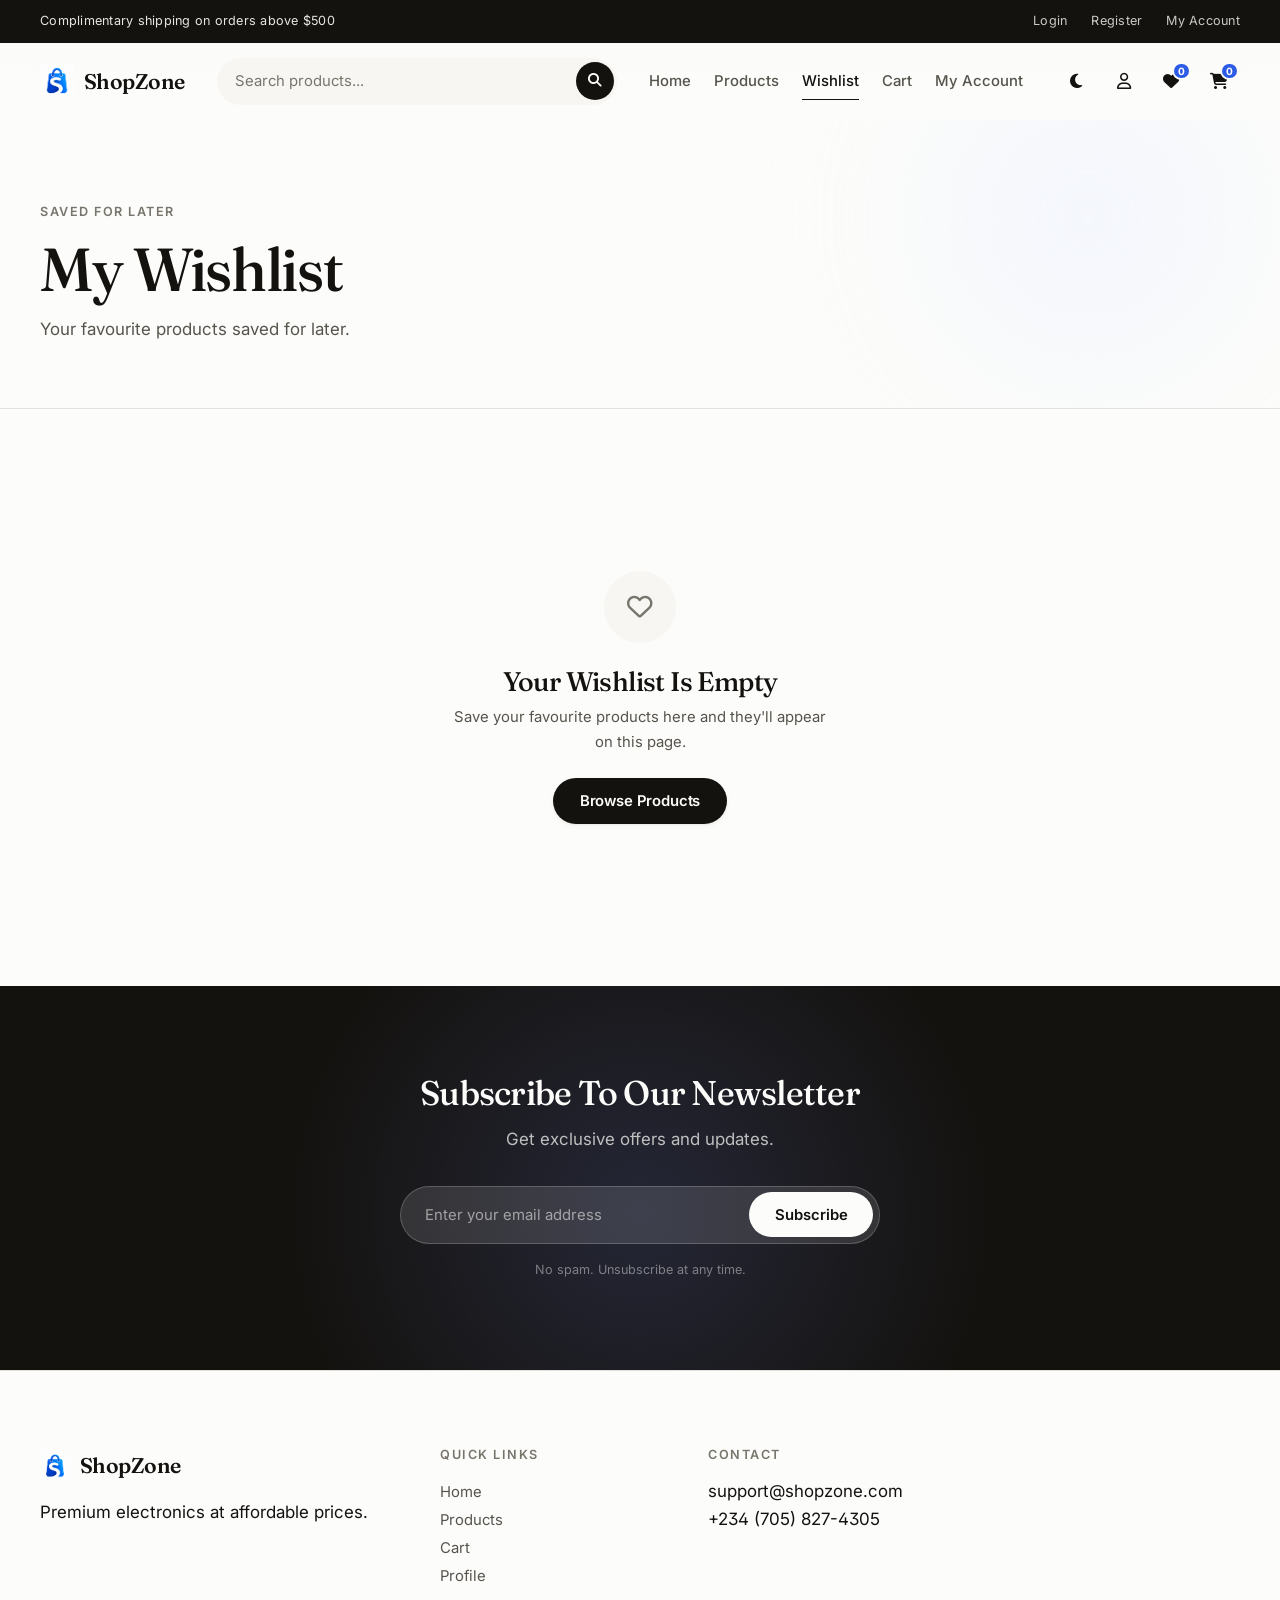
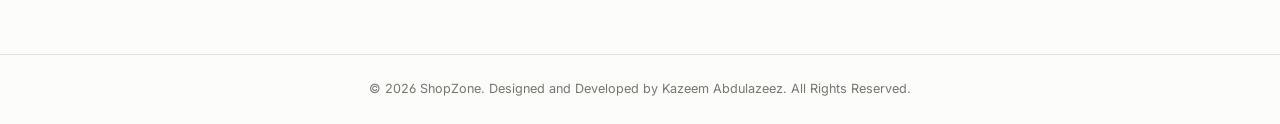
<file: wishlist.html>
<!DOCTYPE html>
<html lang="en">

<head>

    <meta charset="UTF-8">

    <meta name="viewport"
        content="width=device-width, initial-scale=1.0">

    <meta name="description"
        content="View your saved products on ShopZone.">

    <meta name="author"
        content="ShopZone">

    <meta name="theme-color"
        content="#fcfcfa">

    <title>

        Wishlist | ShopZone

    </title>

    <link rel="icon"
        href="images/logo.png">

    <!-- Google Fonts -->

    <link rel="preconnect"
        href="https://fonts.googleapis.com">

    <link rel="preconnect"
        href="https://fonts.gstatic.com"
        crossorigin>

    <link href="https://fonts.googleapis.com/css2?family=Fraunces:ital,opsz,wght@0,9..144,300..700;1,9..144,300..700&family=Inter:wght@300..800&display=swap"
        rel="stylesheet">

    <!-- Font Awesome -->

    <link rel="stylesheet"
        href="https://cdnjs.cloudflare.com/ajax/libs/font-awesome/6.7.1/css/all.min.css">

    <!-- CSS -->

    <link rel="stylesheet"
        href="css/style.css">

    <link rel="stylesheet"
        href="css/responsive.css">

    <!-- Theme is applied before paint to avoid a flash -->

    <script src="js/ui.js"></script>

</head>

<body>

    <a href="#mainContent"
        class="skip-link">

        Skip to content

    </a>

    <!-- ===========================
            TOP BAR
    ============================ -->

    <section class="top-bar">

        <div class="container">

            <div class="top-bar-left">

                <p>

                    Complimentary shipping on orders above $500

                </p>

            </div>

            <div class="top-bar-right">

                <a href="login.html">Login</a>

                <a href="register.html">Register</a>

                <a href="profile.html">My Account</a>

            </div>

        </div>

    </section>

    <!-- ===========================
            HEADER
    ============================ -->

    <header id="mainHeader">

        <div class="container">

            <a href="index.html" class="logo">

                <img src="images/logo.png"
                    alt="ShopZone Logo">

                <span>ShopZone</span>

            </a>

            <form
                id="searchForm"
                class="search-box"
                role="search">

                <label for="searchInput"
                    class="sr-only">

                    Search products

                </label>

                <input
                    type="search"
                    id="searchInput"
                    placeholder="Search products...">

                <button type="submit">

                    <i class="fas fa-search" aria-hidden="true"></i>

                </button>

            </form>

            <nav id="navbar"
                aria-label="Primary">

                <ul class="nav-links">

                    <li><a href="index.html">Home</a></li>

                    <li><a href="products.html">Products</a></li>

                    <li><a class="active"
                            href="wishlist.html">Wishlist</a></li>

                    <li><a href="cart.html">Cart</a></li>

                    <li><a href="profile.html">My Account</a></li>

                </ul>

            </nav>

            <div class="header-icons">

                <button class="icon-btn theme-toggle"
                    type="button"
                    aria-pressed="false"
                    aria-label="Switch to dark theme">

                    <i class="fas fa-moon icon-moon" aria-hidden="true"></i>

                    <i class="fas fa-sun icon-sun" aria-hidden="true"></i>

                </button>

                <a href="profile.html"
                    aria-label="My account">

                    <i class="far fa-user" aria-hidden="true"></i>

                </a>

                <a href="wishlist.html">

                    <i class="fas fa-heart" aria-hidden="true"></i>

                    <span id="wishlistCount">

                        0

                    </span>

                </a>

                <a href="cart.html"
                    class="cart-icon"
                    aria-label="Cart">

                    <i class="fas fa-shopping-cart" aria-hidden="true"></i>

                    <span id="cartCount">

                        0

                    </span>

                </a>

            </div>

            <button class="menu-toggle"
                type="button"
                aria-expanded="false"
                aria-controls="mobileMenu"
                aria-label="Open menu">

                <span class="bars" aria-hidden="true">

                    <span></span>

                    <span></span>

                    <span></span>

                </span>

            </button>

        </div>

    </header>

    <!-- ===========================
            MOBILE MENU
    ============================ -->

    <aside class="mobile-menu"
        id="mobileMenu"
        aria-label="Mobile navigation">

        <button class="drawer-close"
            type="button"
            aria-label="Close menu">

            <i class="fas fa-xmark" aria-hidden="true"></i>

        </button>

        <a href="index.html">

            <i class="fas fa-house" aria-hidden="true"></i>

            Home

        </a>

        <a href="products.html">

            <i class="fas fa-grip" aria-hidden="true"></i>

            Products

        </a>

        <a href="wishlist.html"
                    aria-label="Wishlist">

            <i class="far fa-heart" aria-hidden="true"></i>

            Wishlist

        </a>

        <a href="cart.html">

            <i class="fas fa-bag-shopping" aria-hidden="true"></i>

            Cart

        </a>

        <a href="profile.html">

            <i class="far fa-user" aria-hidden="true"></i>

            Profile

        </a>

    </aside>

    <main id="mainContent">

    <!-- ===========================
            PAGE HEADER
    ============================ -->

    <section class="page-header">

        <div class="container">

            <span class="eyebrow">Saved for later</span>

            <h1>

                My Wishlist

            </h1>

            <p>

                Your favourite products saved for later.

            </p>

        </div>

    </section>

    <!-- ===========================
            WISHLIST
    ============================ -->

    <section class="wishlist">

        <div class="container">

            <div
                class="products-grid"
                id="wishlistContainer">

                <!-- wishlist products generated by products.js -->

            </div>

            <div
                class="empty-state"
                id="emptyWishlist">

                <i class="far fa-heart" aria-hidden="true"></i>

                <h2>

                    Your Wishlist Is Empty

                </h2>

                <p>

                    Save your favourite products here and
                    they'll appear on this page.

                </p>

                <a
                    href="products.html"
                    class="btn btn-primary">

                    Browse Products

                </a>

            </div>

        </div>

    </section>

    <!-- ===========================
            NEWSLETTER
    ============================ -->

    <section class="newsletter">

        <div class="container">

            <div class="newsletter-content" data-reveal>

                <h2>

                    Subscribe To Our Newsletter

                </h2>

                <p>

                    Get exclusive offers and updates.

                </p>

                <form
                    id="newsletterForm"
                    class="newsletter-form">

                    <label for="newsletterEmail"
                        class="sr-only">

                            Email address

                    </label>

                    <input
                        type="email"
                        id="newsletterEmail"
                        placeholder="Enter your email address"
                        required>

                    <button type="submit">

                        Subscribe

                    </button>

                </form>

                <p class="fineprint">

                    No spam. Unsubscribe at any time.

                </p>

            </div>

        </div>

    </section>

    </main>

    <!-- ===========================
            FOOTER
    ============================ -->

    <footer id="mainFooter">

        <div class="container footer-grid">

            <div>

                <a
                    href="index.html"
                    class="footer-logo">

                    <img
                        src="images/logo.png"
                        alt="Logo">

                    <span>

                        ShopZone

                    </span>

                </a>

                <p>

                    Premium electronics at affordable prices.

                </p>

            </div>

            <div>

                <h3>

                    Quick Links

                </h3>

                <ul>

                    <li><a href="index.html">Home</a></li>

                    <li><a href="products.html">Products</a></li>

                    <li><a href="cart.html">Cart</a></li>

                    <li><a href="profile.html">Profile</a></li>

                </ul>

            </div>

            <div>

                <h3>

                    Contact

                </h3>

                <p>

                    support@shopzone.com

                </p>

                <p>

                    +234 (705) 827-4305

                </p>

            </div>

        </div>

        <div class="footer-bottom">

            <p>

    &copy; 2026 ShopZone. Designed and Developed by Kazeem Abdulazeez. All Rights Reserved.

            </p>

        </div>

    </footer>

    <button
        id="backToTop"
        type="button"
        title="Back To Top"
        aria-label="Back to top">

        <i class="fas fa-arrow-up" aria-hidden="true"></i>

    </button>

    <script src="js/products.js"></script>

    <script src="js/cart.js"></script>

    <script src="js/app.js"></script>

    <script src="js/auth.js"></script>

</body>

</html>
</file>
<file: css/style.css>
/*==================================================
    SHOPZONE — EDITORIAL LIGHT DESIGN SYSTEM
    Typography-led premium retail.
    Tokens -> primitives -> components -> pages.
==================================================*/


/*==================================================
                DESIGN TOKENS
==================================================*/

:root{

    /* --- Brand ramp (refined ink blue) --- */
    --brand-50:#eef3ff;
    --brand-100:#dbe5ff;
    --brand-200:#bccdff;
    --brand-300:#93aaff;
    --brand-400:#6b83fb;
    --brand-500:#2c5ce6;
    --brand-600:#1f47c4;
    --brand-700:#1a389d;
    --brand-800:#182f7d;
    --brand-900:#172a63;

    /* --- Warm neutral ramp (editorial paper) --- */
    --ink-0:#ffffff;
    --ink-25:#fcfcfa;
    --ink-50:#f7f6f2;
    --ink-100:#efeee8;
    --ink-200:#e2e0d8;
    --ink-300:#c9c6bb;
    --ink-400:#a3a096;
    --ink-500:#78756c;
    --ink-600:#57544d;
    --ink-700:#3b3934;
    --ink-800:#242220;
    --ink-900:#14120f;

    /* --- Accents --- */
    --ember-500:#c2410c;
    --ember-600:#9a3412;
    --ember-50:#fff4ed;
    --leaf-500:#15803d;
    --leaf-50:#f0fdf4;
    --rose-500:#be123c;
    --rose-50:#fff1f3;
    --gold-500:#b58a2b;

    /* --- Semantic surfaces --- */
    --canvas:var(--ink-25);
    --surface:var(--ink-0);
    --surface-2:var(--ink-50);
    --surface-3:var(--ink-100);
    --surface-inverse:var(--ink-900);

    /* --- Semantic text --- */
    --fg:var(--ink-900);
    --fg-muted:var(--ink-600);
    --fg-subtle:var(--ink-500);
    --fg-onDark:var(--ink-25);
    --fg-onBrand:#ffffff;

    /* --- Lines --- */
    --line:var(--ink-200);
    --line-strong:var(--ink-300);
    --hairline:1px solid var(--line);

    /* --- Accent roles --- */
    --accent:var(--brand-500);
    --accent-hover:var(--brand-600);
    --accent-soft:var(--brand-50);
    --sale:var(--ember-500);
    --sale-soft:var(--ember-50);
    --positive:var(--leaf-500);
    --positive-soft:var(--leaf-50);
    --critical:var(--rose-500);
    --critical-soft:var(--rose-50);
    --star:var(--gold-500);

    /* --- Typography --- */
    --font-display:"Fraunces",ui-serif,Georgia,serif;
    --font-sans:"Inter","Segoe UI",system-ui,-apple-system,sans-serif;

    --step--2:clamp(.72rem,.70rem + .12vw,.79rem);
    --step--1:clamp(.83rem,.80rem + .17vw,.93rem);
    --step-0:clamp(.95rem,.92rem + .20vw,1.06rem);
    --step-1:clamp(1.12rem,1.05rem + .35vw,1.36rem);
    --step-2:clamp(1.32rem,1.20rem + .60vw,1.79rem);
    --step-3:clamp(1.55rem,1.34rem + 1.00vw,2.36rem);
    --step-4:clamp(1.83rem,1.47rem + 1.70vw,3.11rem);
    --step-5:clamp(2.15rem,1.55rem + 2.80vw,4.10rem);
    --step-6:clamp(2.53rem,1.55rem + 4.40vw,5.40rem);

    --leading-tight:1.08;
    --leading-snug:1.28;
    --leading-body:1.65;

    --tracking-tight:-.022em;
    --tracking-snug:-.012em;
    --tracking-wide:.02em;
    --tracking-caps:.12em;

    /* --- Space (fluid rhythm) --- */
    --space-1:.25rem;
    --space-2:.5rem;
    --space-3:.75rem;
    --space-4:1rem;
    --space-5:1.5rem;
    --space-6:2rem;
    --space-7:2.75rem;
    --space-8:3.5rem;
    --space-9:5rem;
    --section-y:clamp(3.5rem,7vw,7.5rem);
    --gutter:clamp(1.15rem,4vw,2.5rem);

    /* --- Radii --- */
    --r-xs:6px;
    --r-sm:10px;
    --r-md:14px;
    --r-lg:20px;
    --r-xl:28px;
    --r-pill:999px;

    /* --- Layered shadows --- */
    --shadow-xs:0 1px 2px rgba(20,18,15,.05);
    --shadow-sm:0 1px 2px rgba(20,18,15,.05),0 2px 6px rgba(20,18,15,.04);
    --shadow-md:0 2px 4px rgba(20,18,15,.04),0 8px 20px -6px rgba(20,18,15,.09);
    --shadow-lg:0 4px 8px rgba(20,18,15,.04),0 18px 40px -12px rgba(20,18,15,.14);
    --shadow-xl:0 8px 16px rgba(20,18,15,.05),0 34px 70px -20px rgba(20,18,15,.20);
    --shadow-ring:0 0 0 1px rgba(20,18,15,.06);

    /* --- Motion --- */
    --ease-out:cubic-bezier(.22,1,.36,1);
    --ease-inout:cubic-bezier(.62,.05,.30,.98);
    --ease-spring:cubic-bezier(.34,1.56,.64,1);
    --dur-1:.14s;
    --dur-2:.24s;
    --dur-3:.42s;
    --dur-4:.72s;

    /* --- Layout --- */
    --maxw:1320px;
    --maxw-prose:68ch;
    --header-h:76px;

    /* --- Legacy aliases (admin.css + inline usage) --- */
    --primary:var(--brand-500);
    --primary-dark:var(--brand-600);
    --secondary:var(--ember-500);
    --success:var(--leaf-500);
    --danger:var(--rose-500);
    --warning:#b45309;
    --white:var(--surface);
    --black:var(--ink-900);
    --text:var(--fg);
    --text-light:var(--fg-muted);
    --bg:var(--canvas);
    --card:var(--surface);
    --border:var(--line);
    --shadow:var(--shadow-md);
    --radius:var(--r-md);
    --transition:var(--dur-2) var(--ease-out);
}


/*==================================================
                DARK THEME
==================================================*/

[data-theme="dark"]{

    --canvas:#0e0d0c;
    --surface:#171614;
    --surface-2:#1f1e1b;
    --surface-3:#282622;
    --surface-inverse:#f7f6f2;

    --fg:#f4f2ec;
    --fg-muted:#b0aca1;
    --fg-subtle:#8d8981;
    --fg-onDark:#f7f6f2;

    --line:#302d29;
    --line-strong:#413d37;

    --accent:#8ea6ff;
    --accent-hover:#a9bcff;
    --accent-soft:#1a1f33;
    --sale:#fb923c;
    --sale-soft:#2a1a10;
    --positive:#4ade80;
    --positive-soft:#11251a;
    --critical:#fb7185;
    --critical-soft:#2b1218;
    --star:#e0b352;

    --shadow-xs:0 1px 2px rgba(0,0,0,.5);
    --shadow-sm:0 1px 3px rgba(0,0,0,.5),0 2px 8px rgba(0,0,0,.35);
    --shadow-md:0 2px 6px rgba(0,0,0,.45),0 10px 24px -6px rgba(0,0,0,.6);
    --shadow-lg:0 6px 14px rgba(0,0,0,.45),0 22px 50px -12px rgba(0,0,0,.7);
    --shadow-xl:0 10px 24px rgba(0,0,0,.5),0 40px 80px -20px rgba(0,0,0,.75);
    --shadow-ring:0 0 0 1px rgba(255,255,255,.07);

    color-scheme:dark;
}

/*==================================================
                RESET
==================================================*/

*,
*::before,
*::after{
    margin:0;
    padding:0;
    box-sizing:border-box;
}

html{
    scroll-behavior:smooth;
    scroll-padding-top:calc(var(--header-h) + 1.5rem);
    -webkit-text-size-adjust:100%;
}

body{
    font-family:var(--font-sans);
    font-size:var(--step-0);
    line-height:var(--leading-body);
    background:var(--canvas);
    color:var(--fg);
    overflow-x:hidden;
    font-feature-settings:"cv02","cv03","cv04","ss01";
    -webkit-font-smoothing:antialiased;
    -moz-osx-font-smoothing:grayscale;
    transition:background var(--dur-3) var(--ease-out),color var(--dur-3) var(--ease-out);
}

img,
svg,
video{
    max-width:100%;
    display:block;
    height:auto;
}

a{
    text-decoration:none;
    color:inherit;
}

ul,
ol{
    list-style:none;
}

button{
    cursor:pointer;
    border:none;
    background:none;
    font-family:inherit;
    font-size:inherit;
    color:inherit;
}

input,
textarea,
select{
    font-family:inherit;
    font-size:inherit;
    color:inherit;
}

table{
    width:100%;
    border-collapse:collapse;
}

::selection{
    background:var(--accent);
    color:var(--fg-onBrand);
}


/*==================================================
                TYPOGRAPHY
==================================================*/

h1,h2,h3,h4,h5,h6{
    font-family:var(--font-display);
    font-weight:500;
    line-height:var(--leading-tight);
    letter-spacing:var(--tracking-tight);
    color:var(--fg);
    font-variation-settings:"SOFT" 0,"WONK" 0;
    text-wrap:balance;
}

h1{font-size:var(--step-5);}
h2{font-size:var(--step-4);}
h3{font-size:var(--step-2);}
h4{font-size:var(--step-1);}
h5,h6{font-size:var(--step-0);}

p{
    text-wrap:pretty;
}

strong{
    font-weight:600;
    color:var(--fg);
}

.eyebrow{
    display:inline-block;
    font-family:var(--font-sans);
    font-size:var(--step--2);
    font-weight:600;
    letter-spacing:var(--tracking-caps);
    text-transform:uppercase;
    color:var(--fg-subtle);
}

.lede{
    font-size:var(--step-1);
    line-height:1.55;
    color:var(--fg-muted);
    max-width:var(--maxw-prose);
}


/*==================================================
                ACCESSIBILITY
==================================================*/

:focus-visible{
    outline:2px solid var(--accent);
    outline-offset:3px;
    border-radius:var(--r-xs);
}

:focus:not(:focus-visible){
    outline:none;
}

.skip-link{
    position:absolute;
    left:50%;
    top:0;
    transform:translate(-50%,-140%);
    z-index:10000;
    background:var(--surface-inverse);
    color:var(--canvas);
    padding:.85rem 1.5rem;
    border-radius:0 0 var(--r-md) var(--r-md);
    font-size:var(--step--1);
    font-weight:600;
    transition:transform var(--dur-2) var(--ease-out);
}

.skip-link:focus{
    transform:translate(-50%,0);
}

.sr-only{
    position:absolute;
    width:1px;
    height:1px;
    padding:0;
    margin:-1px;
    overflow:hidden;
    clip:rect(0 0 0 0);
    white-space:nowrap;
    border:0;
}


/*==================================================
                LAYOUT PRIMITIVES
==================================================*/

.container{
    width:100%;
    max-width:var(--maxw);
    margin-inline:auto;
    padding-inline:var(--gutter);
}

section{
    padding-block:var(--section-y);
}

.section-header{
    display:flex;
    justify-content:space-between;
    align-items:flex-end;
    gap:var(--space-5);
    margin-bottom:var(--space-7);
    flex-wrap:wrap;
}

.section-header > div{
    max-width:var(--maxw-prose);
}

.section-header h2{
    font-size:var(--step-3);
    margin-bottom:.4rem;
}

.section-header p{
    color:var(--fg-muted);
    font-size:var(--step-0);
    margin:0;
}

/* Editorial rule under section titles */
.section-header h2::after{
    content:"";
    display:block;
    width:2.5rem;
    height:2px;
    margin-top:.85rem;
    background:var(--fg);
    opacity:.85;
}

.section-header.center{
    flex-direction:column;
    align-items:center;
    text-align:center;
}

.section-header.center h2::after{
    margin-inline:auto;
}


/*==================================================
                GRIDS (intrinsic)
==================================================*/

.products-grid{
    display:grid;
    grid-template-columns:repeat(auto-fill,minmax(min(255px,100%),1fr));
    gap:clamp(1rem,2.2vw,1.9rem);
}

.category-grid{
    display:grid;
    grid-template-columns:repeat(auto-fit,minmax(min(180px,100%),1fr));
    gap:clamp(.85rem,1.6vw,1.25rem);
}

.features-grid{
    display:grid;
    grid-template-columns:repeat(auto-fit,minmax(min(230px,100%),1fr));
    gap:clamp(1rem,2vw,1.6rem);
}

/*==================================================
                BUTTONS
==================================================*/

.btn{
    position:relative;
    display:inline-flex;
    align-items:center;
    justify-content:center;
    gap:.6rem;
    padding:.9rem 1.6rem;
    border-radius:var(--r-pill);
    font-size:var(--step--1);
    font-weight:600;
    letter-spacing:var(--tracking-snug);
    line-height:1;
    white-space:nowrap;
    overflow:hidden;
    isolation:isolate;
    border:1px solid transparent;
    transition:
        background var(--dur-2) var(--ease-out),
        color var(--dur-2) var(--ease-out),
        border-color var(--dur-2) var(--ease-out),
        box-shadow var(--dur-2) var(--ease-out),
        transform var(--dur-2) var(--ease-spring);
}

.btn:hover{
    transform:translateY(-2px);
}

.btn:active{
    transform:translateY(0) scale(.985);
    transition-duration:var(--dur-1);
}

.btn i{
    font-size:.95em;
}

.btn-primary{
    background:var(--fg);
    color:var(--canvas);
    box-shadow:var(--shadow-sm);
}

.btn-primary:hover{
    background:var(--ink-700);
    box-shadow:var(--shadow-lg);
}

[data-theme="dark"] .btn-primary:hover{
    background:var(--ink-100);
}

.btn-secondary{
    background:transparent;
    color:var(--fg);
    border-color:var(--line-strong);
}

.btn-secondary:hover{
    background:var(--surface-2);
    border-color:var(--fg);
    box-shadow:var(--shadow-sm);
}

.btn-accent{
    background:var(--accent);
    color:var(--fg-onBrand);
    box-shadow:var(--shadow-sm);
}

.btn-accent:hover{
    background:var(--accent-hover);
    box-shadow:var(--shadow-lg);
}

[data-theme="dark"] .btn-accent{
    color:var(--ink-900);
}

.btn-success{
    background:var(--positive);
    color:#fff;
}

.btn-success:hover{
    filter:brightness(1.06);
}

.btn-danger{
    background:var(--critical);
    color:#fff;
}

.btn-danger:hover{
    filter:brightness(1.06);
}

.btn-ghost{
    background:transparent;
    color:var(--fg-muted);
    padding-inline:1rem;
}

.btn-ghost:hover{
    background:var(--surface-2);
    color:var(--fg);
}

.btn-block{
    width:100%;
}

.btn-lg{
    padding:1.1rem 2.1rem;
    font-size:var(--step-0);
}

.btn:disabled,
.btn[aria-disabled="true"]{
    opacity:.5;
    pointer-events:none;
}

/* Ripple (injected by ui.js) */
.ripple{
    position:absolute;
    border-radius:50%;
    transform:scale(0);
    background:currentColor;
    opacity:.28;
    pointer-events:none;
    animation:ripple var(--dur-4) var(--ease-out) forwards;
    z-index:-1;
}

@keyframes ripple{
    to{
        transform:scale(2.6);
        opacity:0;
    }
}

/* Animated underline link */
.link-underline{
    position:relative;
    font-weight:500;
}

.link-underline::after{
    content:"";
    position:absolute;
    left:0;
    bottom:-2px;
    width:100%;
    height:1px;
    background:currentColor;
    transform:scaleX(0);
    transform-origin:right;
    transition:transform var(--dur-3) var(--ease-out);
}

.link-underline:hover::after{
    transform:scaleX(1);
    transform-origin:left;
}

.view-all{
    display:inline-flex;
    align-items:center;
    gap:.55rem;
    font-size:var(--step--1);
    font-weight:600;
    color:var(--fg);
    padding-bottom:.25rem;
    border-bottom:1px solid var(--line-strong);
    transition:gap var(--dur-2) var(--ease-out),border-color var(--dur-2) var(--ease-out);
}

.view-all:hover{
    gap:.95rem;
    border-color:var(--fg);
}


/*==================================================
                BADGES / PILLS
==================================================*/

.pill{
    display:inline-flex;
    align-items:center;
    gap:.45rem;
    padding:.42rem .85rem;
    border-radius:var(--r-pill);
    font-size:var(--step--2);
    font-weight:600;
    letter-spacing:var(--tracking-wide);
    background:var(--surface-2);
    color:var(--fg-muted);
    border:var(--hairline);
}

.hero-badge,
.sale-badge{
    display:inline-flex;
    align-items:center;
    gap:.5rem;
    padding:.5rem 1rem;
    border-radius:var(--r-pill);
    background:var(--surface);
    border:var(--hairline);
    box-shadow:var(--shadow-xs);
    font-size:var(--step--2);
    font-weight:600;
    letter-spacing:var(--tracking-caps);
    text-transform:uppercase;
    color:var(--fg-muted);
}

.hero-badge .dot{
    width:6px;
    height:6px;
    border-radius:50%;
    background:var(--accent);
    box-shadow:0 0 0 3px var(--accent-soft);
    animation:pulse-dot 2.4s var(--ease-inout) infinite;
}

@keyframes pulse-dot{
    0%,100%{opacity:1;transform:scale(1);}
    50%{opacity:.55;transform:scale(.78);}
}

.sale-badge{
    color:var(--sale);
    background:var(--sale-soft);
    border-color:transparent;
}


/*==================================================
                FORM CONTROLS
==================================================*/

.form-group{
    display:flex;
    flex-direction:column;
    margin-bottom:var(--space-5);
}

.form-group label{
    margin-bottom:.55rem;
    font-size:var(--step--1);
    font-weight:600;
    letter-spacing:var(--tracking-snug);
    color:var(--fg);
}

.form-group input,
.form-group textarea,
.form-group select,
.field{
    width:100%;
    padding:.9rem 1.05rem;
    background:var(--surface);
    border:1px solid var(--line);
    border-radius:var(--r-sm);
    color:var(--fg);
    transition:
        border-color var(--dur-2) var(--ease-out),
        box-shadow var(--dur-2) var(--ease-out),
        background var(--dur-2) var(--ease-out);
}

.form-group input::placeholder,
.form-group textarea::placeholder{
    color:var(--fg-subtle);
}

.form-group input:hover,
.form-group textarea:hover,
.form-group select:hover{
    border-color:var(--line-strong);
}

.form-group input:focus,
.form-group textarea:focus,
.form-group select:focus{
    outline:none;
    border-color:var(--accent);
    box-shadow:0 0 0 4px var(--accent-soft);
}

.form-group textarea{
    resize:vertical;
    min-height:7rem;
}

.form-row{
    display:grid;
    grid-template-columns:repeat(auto-fit,minmax(min(220px,100%),1fr));
    gap:var(--space-4);
}

select{
    appearance:none;
    background-image:linear-gradient(45deg,transparent 50%,currentColor 50%),
                     linear-gradient(135deg,currentColor 50%,transparent 50%);
    background-position:calc(100% - 20px) center,calc(100% - 15px) center;
    background-size:5px 5px,5px 5px;
    background-repeat:no-repeat;
    padding-right:2.75rem !important;
    cursor:pointer;
}

/*==================================================
                PRELOADER
==================================================*/

.preloader{
    position:fixed;
    inset:0;
    background:var(--canvas);
    display:grid;
    place-items:center;
    z-index:9999;
    transition:opacity var(--dur-4) var(--ease-out),visibility var(--dur-4);
}

.preloader.done{
    opacity:0;
    visibility:hidden;
}

.loader{
    position:relative;
    width:46px;
    height:46px;
}

.loader::before,
.loader::after{
    content:"";
    position:absolute;
    inset:0;
    border-radius:50%;
    border:2px solid var(--line);
}

.loader::after{
    border-color:var(--fg) transparent transparent transparent;
    animation:spin 1s var(--ease-inout) infinite;
}

@keyframes spin{
    to{transform:rotate(360deg);}
}


/*==================================================
                ANNOUNCEMENT BAR
==================================================*/

.top-bar{
    background:var(--surface-inverse);
    color:var(--canvas);
    padding-block:.7rem;
    font-size:var(--step--2);
    letter-spacing:var(--tracking-wide);
}

.top-bar .container{
    display:flex;
    justify-content:space-between;
    align-items:center;
    flex-wrap:wrap;
    gap:var(--space-4);
}

.top-bar p{
    margin:0;
    opacity:.9;
}

.top-bar-right{
    display:flex;
    align-items:center;
    gap:var(--space-5);
}

.top-bar-right a{
    opacity:.78;
    transition:opacity var(--dur-2) var(--ease-out);
}

.top-bar-right a:hover,
.top-bar-right a.active{
    opacity:1;
}


/*==================================================
                HEADER
==================================================*/

#mainHeader{
    position:sticky;
    top:0;
    z-index:900;
    background:color-mix(in srgb,var(--canvas) 82%,transparent);
    -webkit-backdrop-filter:saturate(180%) blur(16px);
    backdrop-filter:saturate(180%) blur(16px);
    border-bottom:1px solid transparent;
    transition:
        border-color var(--dur-3) var(--ease-out),
        box-shadow var(--dur-3) var(--ease-out),
        background var(--dur-3) var(--ease-out);
}

/* Solid fallback where backdrop-filter is unsupported */
@supports not ((backdrop-filter:blur(1px)) or (-webkit-backdrop-filter:blur(1px))){
    #mainHeader{
        background:var(--canvas);
    }
}

#mainHeader.scrolled{
    border-bottom-color:var(--line);
    box-shadow:var(--shadow-sm);
}

#mainHeader .container{
    display:flex;
    align-items:center;
    gap:clamp(1rem,2.5vw,2.25rem);
    min-height:var(--header-h);
}


/*==================================================
                LOGO
==================================================*/

.logo{
    display:flex;
    align-items:center;
    gap:.6rem;
    font-family:var(--font-display);
    font-size:var(--step-1);
    font-weight:600;
    letter-spacing:var(--tracking-tight);
    color:var(--fg);
    flex-shrink:0;
    transition:opacity var(--dur-2) var(--ease-out);
}

.logo:hover{
    opacity:.72;
}

.logo img{
    width:34px;
    height:34px;
    object-fit:contain;
}


/*==================================================
                SEARCH
==================================================*/

.search-box{
    flex:1;
    max-width:440px;
    display:flex;
    align-items:center;
    gap:.5rem;
    padding:.15rem .15rem .15rem 1.05rem;
    background:var(--surface-2);
    border:1px solid transparent;
    border-radius:var(--r-pill);
    transition:
        border-color var(--dur-2) var(--ease-out),
        background var(--dur-2) var(--ease-out),
        box-shadow var(--dur-2) var(--ease-out);
}

.search-box:focus-within{
    background:var(--surface);
    border-color:var(--accent);
    box-shadow:0 0 0 4px var(--accent-soft);
}

.search-box input{
    flex:1;
    min-width:0;
    padding:.7rem 0;
    border:none;
    background:transparent;
    font-size:var(--step--1);
}

.search-box input::placeholder{
    color:var(--fg-subtle);
}

.search-box input:focus{
    outline:none;
}

.search-box button{
    display:grid;
    place-items:center;
    width:38px;
    height:38px;
    flex-shrink:0;
    border-radius:50%;
    background:var(--fg);
    color:var(--canvas);
    font-size:.85rem;
    transition:transform var(--dur-2) var(--ease-spring),background var(--dur-2) var(--ease-out);
}

.search-box button:hover{
    transform:scale(1.07);
    background:var(--accent);
    color:var(--fg-onBrand);
}


/*==================================================
                NAVIGATION
==================================================*/

#navbar{
    display:flex;
}

.nav-links{
    display:flex;
    align-items:center;
    gap:clamp(.9rem,1.8vw,1.75rem);
}

.nav-links li a{
    position:relative;
    display:block;
    padding-block:.35rem;
    font-size:var(--step--1);
    font-weight:500;
    color:var(--fg-muted);
    white-space:nowrap;
    transition:color var(--dur-2) var(--ease-out);
}

.nav-links li a::after{
    content:"";
    position:absolute;
    left:0;
    bottom:-1px;
    width:100%;
    height:1.5px;
    background:var(--fg);
    transform:scaleX(0);
    transform-origin:right;
    transition:transform var(--dur-3) var(--ease-out);
}

.nav-links li a:hover,
.nav-links li a.active{
    color:var(--fg);
}

.nav-links li a:hover::after,
.nav-links li a.active::after{
    transform:scaleX(1);
    transform-origin:left;
}


/*==================================================
                HEADER ICONS
==================================================*/

.header-icons{
    display:flex;
    align-items:center;
    gap:.35rem;
    margin-left:auto;
}

.header-icons a,
.icon-btn{
    position:relative;
    display:grid;
    place-items:center;
    width:42px;
    height:42px;
    border-radius:50%;
    font-size:1.02rem;
    color:var(--fg);
    transition:background var(--dur-2) var(--ease-out),transform var(--dur-2) var(--ease-spring);
}

.header-icons a:hover,
.icon-btn:hover{
    background:var(--surface-2);
    transform:translateY(-2px);
}

#wishlistCount,
#cartCount{
    position:absolute;
    top:2px;
    right:1px;
    min-width:18px;
    height:18px;
    padding-inline:4px;
    border-radius:var(--r-pill);
    background:var(--accent);
    color:var(--fg-onBrand);
    display:grid;
    place-items:center;
    font-family:var(--font-sans);
    font-size:.63rem;
    font-weight:700;
    line-height:1;
    border:2px solid var(--canvas);
    transition:transform var(--dur-2) var(--ease-spring);
}

[data-theme="dark"] #wishlistCount,
[data-theme="dark"] #cartCount{
    color:var(--ink-900);
}

.badge-bump{
    animation:badge-bump var(--dur-3) var(--ease-spring);
}

@keyframes badge-bump{
    0%{transform:scale(1);}
    45%{transform:scale(1.45);}
    100%{transform:scale(1);}
}


/*==================================================
                THEME TOGGLE
==================================================*/

.theme-toggle{
    position:relative;
    overflow:hidden;
}

.theme-toggle i{
    position:absolute;
    transition:transform var(--dur-3) var(--ease-spring),opacity var(--dur-2) var(--ease-out);
}

.theme-toggle .icon-sun{
    transform:translateY(140%) rotate(90deg);
    opacity:0;
}

[data-theme="dark"] .theme-toggle .icon-sun{
    transform:none;
    opacity:1;
}

[data-theme="dark"] .theme-toggle .icon-moon{
    transform:translateY(-140%) rotate(-90deg);
    opacity:0;
}


/*==================================================
            MOBILE MENU TOGGLE
==================================================*/

.menu-toggle{
    display:none;
    place-items:center;
    width:42px;
    height:42px;
    border-radius:50%;
    color:var(--fg);
    transition:background var(--dur-2) var(--ease-out);
}

.menu-toggle:hover{
    background:var(--surface-2);
}

.menu-toggle .bars{
    position:relative;
    width:18px;
    height:12px;
}

.menu-toggle .bars span{
    position:absolute;
    left:0;
    width:100%;
    height:1.5px;
    background:currentColor;
    border-radius:2px;
    transition:transform var(--dur-3) var(--ease-out),opacity var(--dur-2) var(--ease-out);
}

.menu-toggle .bars span:nth-child(1){top:0;}
.menu-toggle .bars span:nth-child(2){top:5px;}
.menu-toggle .bars span:nth-child(3){top:10px;}

.menu-toggle[aria-expanded="true"] .bars span:nth-child(1){
    transform:translateY(5px) rotate(45deg);
}

.menu-toggle[aria-expanded="true"] .bars span:nth-child(2){
    opacity:0;
    transform:scaleX(.3);
}

.menu-toggle[aria-expanded="true"] .bars span:nth-child(3){
    transform:translateY(-5px) rotate(-45deg);
}


/*==================================================
                MOBILE DRAWER
==================================================*/

.menu-scrim{
    position:fixed;
    inset:0;
    background:rgba(20,18,15,.42);
    -webkit-backdrop-filter:blur(3px);
    backdrop-filter:blur(3px);
    opacity:0;
    visibility:hidden;
    z-index:1500;
    transition:opacity var(--dur-3) var(--ease-out),visibility var(--dur-3);
}

.menu-scrim.active{
    opacity:1;
    visibility:visible;
}

.mobile-menu{
    position:fixed;
    top:0;
    right:0;
    width:min(340px,86vw);
    height:100dvh;
    background:var(--surface);
    border-left:var(--hairline);
    box-shadow:var(--shadow-xl);
    padding:calc(var(--space-8) + .5rem) var(--space-6) var(--space-6);
    display:flex;
    flex-direction:column;
    gap:.25rem;
    overflow-y:auto;
    overscroll-behavior:contain;
    transform:translateX(101%);
    visibility:hidden;
    z-index:1600;
    transition:transform var(--dur-3) var(--ease-out),visibility var(--dur-3);
}

.mobile-menu.active{
    transform:none;
    visibility:visible;
}

.mobile-menu a{
    display:flex;
    align-items:center;
    gap:.85rem;
    padding:.95rem .5rem;
    font-size:var(--step-1);
    font-family:var(--font-display);
    font-weight:500;
    letter-spacing:var(--tracking-snug);
    border-bottom:var(--hairline);
    opacity:0;
    transform:translateX(14px);
    transition:color var(--dur-2) var(--ease-out),padding var(--dur-2) var(--ease-out);
}

.mobile-menu.active a{
    animation:drawer-in var(--dur-3) var(--ease-out) forwards;
}

.mobile-menu.active a:nth-child(1){animation-delay:.05s;}
.mobile-menu.active a:nth-child(2){animation-delay:.10s;}
.mobile-menu.active a:nth-child(3){animation-delay:.15s;}
.mobile-menu.active a:nth-child(4){animation-delay:.20s;}
.mobile-menu.active a:nth-child(5){animation-delay:.25s;}
.mobile-menu.active a:nth-child(6){animation-delay:.30s;}
.mobile-menu.active a:nth-child(7){animation-delay:.35s;}

@keyframes drawer-in{
    to{opacity:1;transform:none;}
}

.mobile-menu a:hover{
    color:var(--accent);
    padding-left:1rem;
}

.mobile-menu a i{
    font-size:.85em;
    color:var(--fg-subtle);
    width:1.25em;
}

.drawer-close{
    position:absolute;
    top:1.35rem;
    right:1.35rem;
    display:grid;
    place-items:center;
    width:38px;
    height:38px;
    border-radius:50%;
    background:var(--surface-2);
    color:var(--fg);
    transition:background var(--dur-2) var(--ease-out),transform var(--dur-2) var(--ease-spring);
}

.drawer-close:hover{
    background:var(--surface-3);
    transform:rotate(90deg);
}

/*==================================================
                HERO
==================================================*/

.hero{
    position:relative;
    padding-block:clamp(3rem,7vw,6.5rem) clamp(3rem,6vw,5.5rem);
    overflow:hidden;
}

/* Animated gradient mesh backdrop */
.hero::before,
.hero::after{
    content:"";
    position:absolute;
    border-radius:50%;
    filter:blur(70px);
    opacity:.55;
    pointer-events:none;
    z-index:0;
}

.hero::before{
    width:min(46vw,620px);
    aspect-ratio:1;
    top:-16%;
    right:-8%;
    background:radial-gradient(circle at 30% 30%,var(--brand-100),transparent 68%);
    animation:mesh-a 22s var(--ease-inout) infinite alternate;
}

.hero::after{
    width:min(38vw,520px);
    aspect-ratio:1;
    bottom:-22%;
    left:-10%;
    background:radial-gradient(circle at 60% 40%,var(--ember-50),transparent 66%);
    animation:mesh-b 27s var(--ease-inout) infinite alternate;
}

[data-theme="dark"] .hero::before{
    background:radial-gradient(circle at 30% 30%,#1d2a5c,transparent 68%);
    opacity:.6;
}

[data-theme="dark"] .hero::after{
    background:radial-gradient(circle at 60% 40%,#3a2010,transparent 66%);
    opacity:.5;
}

@keyframes mesh-a{
    0%{transform:translate3d(0,0,0) scale(1);}
    100%{transform:translate3d(-7%,6%,0) scale(1.16);}
}

@keyframes mesh-b{
    0%{transform:translate3d(0,0,0) scale(1.08);}
    100%{transform:translate3d(8%,-7%,0) scale(1);}
}

.hero-container{
    position:relative;
    z-index:1;
    display:grid;
    grid-template-columns:1.02fr .98fr;
    align-items:center;
    gap:clamp(2rem,5vw,4.5rem);
}

.hero-content > *{
    max-width:36ch;
}

.hero-content h1{
    font-size:var(--step-6);
    line-height:.98;
    letter-spacing:-.035em;
    margin:1.15rem 0 1.35rem;
}

/* Serif italic emphasis on the last word */
.hero-content h1 em{
    font-style:italic;
    font-weight:400;
    color:var(--accent);
}

.hero-content p{
    color:var(--fg-muted);
    font-size:var(--step-0);
    line-height:1.6;
    margin-bottom:var(--space-6);
    max-width:44ch;
}

.hero-buttons{
    display:flex;
    gap:.85rem;
    flex-wrap:wrap;
    margin-bottom:var(--space-6);
}

/* Trust strip under the CTA */
.hero-stats{
    display:flex;
    align-items:center;
    gap:clamp(1.25rem,3vw,2.5rem);
    flex-wrap:wrap;
    padding-top:var(--space-5);
    border-top:var(--hairline);
    max-width:none;
}

.hero-stat .num{
    display:block;
    font-family:var(--font-display);
    font-size:var(--step-2);
    font-weight:600;
    letter-spacing:var(--tracking-tight);
    line-height:1.1;
}

.hero-stat .label{
    font-size:var(--step--2);
    color:var(--fg-subtle);
    letter-spacing:var(--tracking-wide);
}

.hero-image{
    position:relative;
}

.hero-image img{
    width:100%;
    aspect-ratio:4/3.35;
    object-fit:cover;
    border-radius:var(--r-xl);
    box-shadow:var(--shadow-xl),var(--shadow-ring);
}

/* Floating price chip over the hero art */
.hero-chip{
    position:absolute;
    left:-1.25rem;
    bottom:1.75rem;
    display:flex;
    align-items:center;
    gap:.75rem;
    padding:.8rem 1.15rem;
    background:var(--surface);
    border:var(--hairline);
    border-radius:var(--r-lg);
    box-shadow:var(--shadow-lg);
    animation:float-y 5.5s var(--ease-inout) infinite;
}

.hero-chip i{
    display:grid;
    place-items:center;
    width:34px;
    height:34px;
    border-radius:50%;
    background:var(--positive-soft);
    color:var(--positive);
    font-size:.85rem;
}

.hero-chip .t{
    font-size:var(--step--1);
    font-weight:600;
    line-height:1.25;
}

.hero-chip .s{
    font-size:var(--step--2);
    color:var(--fg-subtle);
}

@keyframes float-y{
    0%,100%{transform:translateY(0);}
    50%{transform:translateY(-11px);}
}


/*==================================================
                BRAND MARQUEE
==================================================*/

.marquee{
    padding-block:var(--space-6);
    border-block:var(--hairline);
    overflow:hidden;
    -webkit-mask-image:linear-gradient(90deg,transparent,#000 12%,#000 88%,transparent);
    mask-image:linear-gradient(90deg,transparent,#000 12%,#000 88%,transparent);
}

.marquee-track{
    display:flex;
    align-items:center;
    gap:clamp(2.5rem,6vw,5rem);
    width:max-content;
    animation:marquee 38s linear infinite;
}

.marquee:hover .marquee-track{
    animation-play-state:paused;
}

.marquee-track span{
    font-family:var(--font-display);
    font-size:var(--step-1);
    font-weight:500;
    letter-spacing:var(--tracking-snug);
    color:var(--fg-subtle);
    white-space:nowrap;
    transition:color var(--dur-2) var(--ease-out);
}

.marquee-track span:hover{
    color:var(--fg);
}

@keyframes marquee{
    to{transform:translateX(-50%);}
}


/*==================================================
                CATEGORY TILES
==================================================*/

.category-card{
    position:relative;
    display:flex;
    flex-direction:column;
    align-items:flex-start;
    gap:.3rem;
    padding:var(--space-6) var(--space-5) var(--space-5);
    background:var(--surface);
    border:var(--hairline);
    border-radius:var(--r-lg);
    overflow:hidden;
    isolation:isolate;
    transition:
        transform var(--dur-3) var(--ease-out),
        box-shadow var(--dur-3) var(--ease-out),
        border-color var(--dur-3) var(--ease-out);
}

.category-card::before{
    content:"";
    position:absolute;
    inset:auto -30% -60% -30%;
    aspect-ratio:1;
    background:radial-gradient(circle,var(--accent-soft),transparent 68%);
    opacity:0;
    z-index:-1;
    transition:opacity var(--dur-3) var(--ease-out),transform var(--dur-4) var(--ease-out);
}

.category-card:hover{
    transform:translateY(-6px);
    border-color:transparent;
    box-shadow:var(--shadow-lg);
}

.category-card:hover::before{
    opacity:1;
    transform:translateY(-16%);
}

.category-card i{
    font-size:1.45rem;
    color:var(--fg);
    margin-bottom:var(--space-4);
    transition:transform var(--dur-3) var(--ease-spring),color var(--dur-2) var(--ease-out);
}

.category-card:hover i{
    transform:translateY(-3px) scale(1.12);
    color:var(--accent);
}

.category-card h3{
    font-size:var(--step-0);
    font-family:var(--font-sans);
    font-weight:600;
    letter-spacing:var(--tracking-snug);
}

.category-card span{
    font-size:var(--step--2);
    color:var(--fg-subtle);
}

.category-card .arrow{
    position:absolute;
    top:var(--space-5);
    right:var(--space-5);
    font-size:.8rem;
    color:var(--fg-subtle);
    opacity:0;
    transform:translate(-6px,6px);
    transition:opacity var(--dur-2) var(--ease-out),transform var(--dur-3) var(--ease-out);
    margin:0;
}

.category-card:hover .arrow{
    opacity:1;
    transform:none;
}


/*==================================================
                PRODUCT CARD
==================================================*/

.product-card{
    position:relative;
    display:flex;
    flex-direction:column;
    background:var(--surface);
    border:var(--hairline);
    border-radius:var(--r-lg);
    overflow:hidden;
    transform-style:preserve-3d;
    transition:
        transform var(--dur-3) var(--ease-out),
        box-shadow var(--dur-3) var(--ease-out),
        border-color var(--dur-3) var(--ease-out);
}

.product-card:hover{
    border-color:transparent;
    box-shadow:var(--shadow-xl);
}

/* 3D tilt driven by ui.js custom props */
.product-card.tilt{
    transform:perspective(900px)
              rotateX(var(--ry,0deg))
              rotateY(var(--rx,0deg))
              translateY(-6px);
}

.product-image{
    position:relative;
    display:block;
    aspect-ratio:1/1;
    background:var(--surface-2);
    overflow:hidden;
}

.product-image img{
    width:100%;
    height:100%;
    object-fit:contain;
    padding:11%;
    transition:transform var(--dur-4) var(--ease-out);
}

.product-card:hover .product-image img{
    transform:scale(1.07);
}

/* Sheen sweep on hover */
.product-image::after{
    content:"";
    position:absolute;
    inset:0;
    background:linear-gradient(105deg,transparent 38%,rgba(255,255,255,.42) 50%,transparent 62%);
    transform:translateX(-120%);
    transition:transform var(--dur-4) var(--ease-out);
    pointer-events:none;
}

.product-card:hover .product-image::after{
    transform:translateX(120%);
}

[data-theme="dark"] .product-image::after{
    background:linear-gradient(105deg,transparent 38%,rgba(255,255,255,.09) 50%,transparent 62%);
}


/*==================================================
                PRODUCT BADGES
==================================================*/

.product-badges{
    position:absolute;
    top:.85rem;
    left:.85rem;
    display:flex;
    flex-direction:column;
    align-items:flex-start;
    gap:.4rem;
    z-index:2;
}

.product-badge{
    padding:.32rem .68rem;
    border-radius:var(--r-pill);
    background:var(--surface-inverse);
    color:var(--canvas);
    font-size:.66rem;
    font-weight:700;
    letter-spacing:var(--tracking-caps);
    text-transform:uppercase;
    line-height:1.5;
}

.discount-badge{
    background:var(--sale);
    color:#fff;
}

.new-badge{
    background:var(--positive);
    color:#fff;
}


/*==================================================
                PRODUCT QUICK ACTIONS
==================================================*/

.product-actions{
    position:absolute;
    top:.85rem;
    right:.85rem;
    display:flex;
    flex-direction:column;
    gap:.45rem;
    z-index:2;
}

.product-actions button{
    display:grid;
    place-items:center;
    width:38px;
    height:38px;
    border-radius:50%;
    background:var(--surface);
    color:var(--fg);
    border:var(--hairline);
    box-shadow:var(--shadow-sm);
    font-size:.82rem;
    opacity:0;
    transform:translateX(10px) scale(.86);
    transition:
        opacity var(--dur-2) var(--ease-out),
        transform var(--dur-3) var(--ease-spring),
        background var(--dur-2) var(--ease-out),
        color var(--dur-2) var(--ease-out);
}

.product-card:hover .product-actions button,
.product-card:focus-within .product-actions button{
    opacity:1;
    transform:none;
}

.product-actions button:nth-child(2){transition-delay:.045s;}
.product-actions button:nth-child(3){transition-delay:.09s;}

.product-actions button:hover{
    background:var(--fg);
    color:var(--canvas);
}

.product-actions .wishlist-btn.active{
    background:var(--critical);
    color:#fff;
    border-color:transparent;
    opacity:1;
    transform:none;
}

/* Touch devices: always show, no hover reveal */
@media (hover:none){
    .product-actions button{
        opacity:1;
        transform:none;
    }
}


/*==================================================
                PRODUCT CONTENT
==================================================*/

.product-content{
    display:flex;
    flex-direction:column;
    flex:1;
    padding:var(--space-5) var(--space-5) var(--space-5);
    border-top:var(--hairline);
}

.product-category{
    font-size:var(--step--2);
    font-weight:600;
    letter-spacing:var(--tracking-caps);
    text-transform:uppercase;
    color:var(--fg-subtle);
}

.product-title{
    margin:.5rem 0 .55rem;
    font-family:var(--font-sans);
    font-size:var(--step-0);
    font-weight:600;
    line-height:1.35;
    letter-spacing:var(--tracking-snug);
    display:-webkit-box;
    -webkit-line-clamp:2;
    line-clamp:2;
    -webkit-box-orient:vertical;
    overflow:hidden;
}

.product-title a:hover{
    color:var(--accent);
}

.product-rating{
    display:flex;
    align-items:center;
    gap:.4rem;
    margin-bottom:.9rem;
    font-size:var(--step--2);
    color:var(--fg-subtle);
}

.stars{
    display:inline-flex;
    gap:1px;
    color:var(--star);
    font-size:.72rem;
}

.product-price{
    display:flex;
    align-items:baseline;
    gap:.55rem;
    margin-top:auto;
    margin-bottom:var(--space-4);
}

.current-price{
    font-family:var(--font-display);
    font-size:var(--step-1);
    font-weight:600;
    letter-spacing:var(--tracking-tight);
    color:var(--fg);
}

.old-price{
    font-size:var(--step--1);
    color:var(--fg-subtle);
    text-decoration:line-through;
}

.save-tag{
    margin-left:auto;
    font-size:var(--step--2);
    font-weight:600;
    color:var(--sale);
}

.product-footer{
    display:flex;
    align-items:center;
    gap:.5rem;
}

.add-cart{
    flex:1;
    display:inline-flex;
    align-items:center;
    justify-content:center;
    gap:.5rem;
    padding:.78rem 1rem;
    border-radius:var(--r-pill);
    background:var(--fg);
    color:var(--canvas);
    font-size:var(--step--1);
    font-weight:600;
    letter-spacing:var(--tracking-snug);
    overflow:hidden;
    position:relative;
    isolation:isolate;
    transition:background var(--dur-2) var(--ease-out),transform var(--dur-2) var(--ease-spring);
}

.add-cart:hover{
    background:var(--accent);
    color:var(--fg-onBrand);
    transform:translateY(-2px);
}

[data-theme="dark"] .add-cart:hover{
    color:var(--ink-900);
}

.add-cart:active{
    transform:scale(.97);
}

.add-cart.added{
    background:var(--positive);
    color:#fff;
}

.product-card .out-of-stock{
    position:absolute;
    inset:0;
    display:grid;
    place-items:center;
    background:color-mix(in srgb,var(--surface) 72%,transparent);
    -webkit-backdrop-filter:blur(2px);
    backdrop-filter:blur(2px);
    font-size:var(--step--2);
    font-weight:700;
    letter-spacing:var(--tracking-caps);
    text-transform:uppercase;
    color:var(--fg-muted);
    z-index:3;
}


/*==================================================
                SKELETON LOADING
==================================================*/

.skeleton-card{
    border:var(--hairline);
    border-radius:var(--r-lg);
    overflow:hidden;
    background:var(--surface);
}

.skeleton-card .sk-img{
    aspect-ratio:1/1;
}

.skeleton-card .sk-body{
    padding:var(--space-5);
    display:flex;
    flex-direction:column;
    gap:.65rem;
    border-top:var(--hairline);
}

.sk{
    background:linear-gradient(90deg,var(--surface-2) 25%,var(--surface-3) 37%,var(--surface-2) 63%);
    background-size:400% 100%;
    animation:shimmer 1.5s linear infinite;
    border-radius:var(--r-xs);
}

.sk-line{height:.7rem;}
.sk-line.w40{width:40%;}
.sk-line.w70{width:70%;}
.sk-line.w90{width:90%;}
.sk-line.tall{height:1.15rem;}

@keyframes shimmer{
    to{background-position:-400% 0;}
}

/*==================================================
                PAGE HEADER
==================================================*/

.page-header{
    position:relative;
    padding-block:clamp(3rem,6vw,5.5rem) clamp(2.5rem,5vw,4rem);
    border-bottom:var(--hairline);
    overflow:hidden;
}

.page-header::before{
    content:"";
    position:absolute;
    top:-55%;
    right:-5%;
    width:min(40vw,520px);
    aspect-ratio:1;
    border-radius:50%;
    background:radial-gradient(circle,var(--accent-soft),transparent 68%);
    filter:blur(58px);
    opacity:.7;
    pointer-events:none;
}

.page-header .container{
    position:relative;
    z-index:1;
}

.page-header h1{
    font-size:var(--step-5);
    margin-block:.75rem .85rem;
}

.page-header p{
    color:var(--fg-muted);
    max-width:var(--maxw-prose);
    font-size:var(--step-0);
}


/*==================================================
                BREADCRUMB
==================================================*/

.breadcrumb{
    padding-block:var(--space-5);
    border-bottom:var(--hairline);
}

.breadcrumb .container{
    display:flex;
    align-items:center;
    flex-wrap:wrap;
    gap:.55rem;
    font-size:var(--step--1);
    color:var(--fg-subtle);
}

.breadcrumb a{
    color:var(--fg-muted);
    transition:color var(--dur-2) var(--ease-out);
}

.breadcrumb a:hover{
    color:var(--fg);
}

.breadcrumb span:last-child{
    color:var(--fg);
    font-weight:500;
}


/*==================================================
                FLASH SALE
==================================================*/

.flash-sale{
    background:var(--surface-2);
    border-block:var(--hairline);
}

.flash-header{
    display:flex;
    justify-content:space-between;
    align-items:flex-end;
    gap:var(--space-5);
    margin-bottom:var(--space-7);
    flex-wrap:wrap;
}

.flash-header h2{
    font-size:var(--step-3);
    margin-block:.7rem .35rem;
}

.flash-header p{
    color:var(--fg-muted);
    margin:0;
}

.countdown{
    display:flex;
    align-items:center;
    gap:.5rem;
}

.time-box{
    min-width:64px;
    padding:.75rem .5rem;
    background:var(--surface);
    border:var(--hairline);
    border-radius:var(--r-md);
    text-align:center;
    box-shadow:var(--shadow-xs);
}

.time-box h3{
    font-size:var(--step-2);
    font-weight:600;
    letter-spacing:var(--tracking-tight);
    font-variant-numeric:tabular-nums;
    line-height:1.1;
}

.time-box span{
    font-size:.63rem;
    letter-spacing:var(--tracking-caps);
    text-transform:uppercase;
    color:var(--fg-subtle);
}

.countdown .sep{
    font-size:var(--step-1);
    color:var(--fg-subtle);
    padding-bottom:.9rem;
}


/*==================================================
                SHOP TOOLBAR
==================================================*/

.shop-toolbar{
    display:flex;
    justify-content:space-between;
    align-items:center;
    gap:var(--space-4);
    flex-wrap:wrap;
    margin-bottom:var(--space-6);
    padding-bottom:var(--space-5);
    border-bottom:var(--hairline);
}

.shop-toolbar h3,
#productCount{
    font-family:var(--font-sans);
    font-size:var(--step--1);
    font-weight:500;
    color:var(--fg-muted);
    letter-spacing:var(--tracking-snug);
}

.shop-actions{
    display:flex;
    gap:.65rem;
    flex-wrap:wrap;
}

.shop-actions select{
    padding:.65rem 1rem;
    background:var(--surface);
    border:1px solid var(--line);
    border-radius:var(--r-pill);
    font-size:var(--step--1);
    font-weight:500;
    transition:border-color var(--dur-2) var(--ease-out),box-shadow var(--dur-2) var(--ease-out);
}

.shop-actions select:hover{
    border-color:var(--line-strong);
}

.shop-actions select:focus{
    outline:none;
    border-color:var(--accent);
    box-shadow:0 0 0 4px var(--accent-soft);
}

/* Category chips */
.filter-chips{
    display:flex;
    gap:.5rem;
    flex-wrap:wrap;
    margin-bottom:var(--space-6);
}

.chip{
    padding:.55rem 1.1rem;
    border-radius:var(--r-pill);
    border:1px solid var(--line);
    background:var(--surface);
    font-size:var(--step--1);
    font-weight:500;
    color:var(--fg-muted);
    transition:
        background var(--dur-2) var(--ease-out),
        color var(--dur-2) var(--ease-out),
        border-color var(--dur-2) var(--ease-out),
        transform var(--dur-2) var(--ease-spring);
}

.chip:hover{
    border-color:var(--fg);
    color:var(--fg);
    transform:translateY(-2px);
}

.chip.active{
    background:var(--fg);
    color:var(--canvas);
    border-color:transparent;
}


/*==================================================
                PRODUCT DETAILS
==================================================*/

.product-layout{
    display:grid;
    grid-template-columns:1.05fr .95fr;
    gap:clamp(2rem,5vw,4.5rem);
    align-items:start;
}

.product-gallery{
    display:flex;
    flex-direction:column;
    gap:var(--space-4);
    position:sticky;
    top:calc(var(--header-h) + 1.5rem);
}

.main-image{
    position:relative;
    background:var(--surface-2);
    border:var(--hairline);
    border-radius:var(--r-xl);
    overflow:hidden;
    aspect-ratio:1/1;
}

.main-image img{
    width:100%;
    height:100%;
    object-fit:contain;
    padding:9%;
    transition:transform var(--dur-4) var(--ease-out),opacity var(--dur-2) var(--ease-out);
}

.main-image:hover img{
    transform:scale(1.06);
}

.thumbnail-gallery{
    display:flex;
    gap:.6rem;
    flex-wrap:wrap;
}

.thumbnail-gallery img{
    width:74px;
    height:74px;
    object-fit:contain;
    padding:.5rem;
    background:var(--surface-2);
    border:1.5px solid var(--line);
    border-radius:var(--r-md);
    cursor:pointer;
    transition:border-color var(--dur-2) var(--ease-out),transform var(--dur-2) var(--ease-spring);
}

.thumbnail-gallery img:hover,
.thumbnail-gallery img.active{
    border-color:var(--fg);
    transform:translateY(-3px);
}

.product-info .product-category{
    display:block;
    margin-bottom:.65rem;
}

.product-info h1{
    font-size:var(--step-4);
    margin-bottom:.85rem;
}

.product-info > .product-rating{
    font-size:var(--step--1);
    margin-bottom:1.15rem;
}

/* Stars are card-sized by default; give them room here */
.product-info .stars{
    font-size:.95rem;
    gap:2px;
}

.product-info #productPrice{
    font-family:var(--font-display);
    font-size:var(--step-3);
    font-weight:600;
    letter-spacing:var(--tracking-tight);
    margin-bottom:1.15rem;
}

.product-meta{
    display:grid;
    gap:.55rem;
    margin-block:var(--space-5);
    padding-block:var(--space-5);
    border-block:var(--hairline);
    font-size:var(--step--1);
}

.product-meta p{
    display:flex;
    gap:.6rem;
    margin:0;
    color:var(--fg-muted);
}

.product-meta strong{
    min-width:5.5rem;
    color:var(--fg);
    font-weight:600;
}

#productDescription{
    color:var(--fg-muted);
    line-height:1.7;
    max-width:56ch;
}

.quantity-selector{
    margin-block:var(--space-6) var(--space-5);
}

.quantity-selector label{
    display:block;
    margin-bottom:.6rem;
    font-size:var(--step--1);
    font-weight:600;
}

.qty-control{
    display:inline-flex;
    align-items:center;
    border:1px solid var(--line);
    border-radius:var(--r-pill);
    overflow:hidden;
    background:var(--surface);
}

.qty-control button{
    display:grid;
    place-items:center;
    width:42px;
    height:44px;
    color:var(--fg-muted);
    transition:background var(--dur-2) var(--ease-out),color var(--dur-2) var(--ease-out);
}

.qty-control button:hover{
    background:var(--surface-2);
    color:var(--fg);
}

.quantity-selector input{
    width:56px;
    height:44px;
    padding:0;
    border:none;
    background:transparent;
    text-align:center;
    font-size:var(--step-0);
    font-weight:600;
    font-variant-numeric:tabular-nums;
    -moz-appearance:textfield;
}

.quantity-selector input::-webkit-outer-spin-button,
.quantity-selector input::-webkit-inner-spin-button{
    -webkit-appearance:none;
    margin:0;
}

.quantity-selector input:focus{
    outline:none;
}

.product-buttons{
    display:flex;
    gap:.7rem;
    flex-wrap:wrap;
    margin-top:var(--space-5);
}

/* Saved state for the details-page wishlist button */
.product-buttons .wishlist-btn.active{
    border-color:transparent;
    background:var(--critical);
    color:#fff;
}

.product-buttons .wishlist-btn.active:hover{
    filter:brightness(1.06);
}

.stock-pill{
    display:inline-flex;
    align-items:center;
    gap:.45rem;
    font-size:var(--step--2);
    font-weight:600;
}

.stock-pill::before{
    content:"";
    width:6px;
    height:6px;
    border-radius:50%;
    background:var(--positive);
    box-shadow:0 0 0 3px var(--positive-soft);
}

.stock-pill.out{
    color:var(--sale);
}

.stock-pill.out::before{
    background:var(--sale);
    box-shadow:0 0 0 3px var(--sale-soft);
}

/* Price, previous price and saving read as one line */
.price-row{
    display:flex;
    align-items:baseline;
    flex-wrap:wrap;
    gap:.75rem;
    margin-bottom:1.15rem;
}

.price-row #productPrice{
    margin-bottom:0;
}

.price-row .old-price{
    font-size:var(--step-0);
}

.price-row .save-tag{
    margin-left:0;
}

.price-row .save-tag:empty,
.price-row .old-price:empty{
    display:none;
}


/*==================================================
                SPECIFICATIONS
==================================================*/

.product-specifications table{
    background:var(--surface);
    border:var(--hairline);
    border-radius:var(--r-lg);
    overflow:hidden;
}

.product-specifications th{
    width:38%;
    background:var(--surface-2);
    color:var(--fg);
    font-family:var(--font-sans);
    font-size:var(--step--1);
    font-weight:600;
    text-align:left;
    padding:1rem 1.25rem;
    border-bottom:var(--hairline);
}

.product-specifications td{
    padding:1rem 1.25rem;
    font-size:var(--step--1);
    color:var(--fg-muted);
    border-bottom:var(--hairline);
}

.product-specifications tr:last-child th,
.product-specifications tr:last-child td{
    border-bottom:none;
}


/*==================================================
                FEATURE CARDS
==================================================*/

.feature-card{
    padding:var(--space-6) var(--space-5);
    background:var(--surface);
    border:var(--hairline);
    border-radius:var(--r-lg);
    transition:transform var(--dur-3) var(--ease-out),box-shadow var(--dur-3) var(--ease-out),border-color var(--dur-3) var(--ease-out);
}

.feature-card:hover{
    transform:translateY(-4px);
    border-color:transparent;
    box-shadow:var(--shadow-lg);
}

.feature-card i{
    display:grid;
    place-items:center;
    width:44px;
    height:44px;
    margin-bottom:var(--space-5);
    border-radius:var(--r-md);
    background:var(--surface-2);
    color:var(--fg);
    font-size:1.05rem;
    transition:background var(--dur-3) var(--ease-out),color var(--dur-3) var(--ease-out);
}

.feature-card:hover i{
    background:var(--fg);
    color:var(--canvas);
}

.feature-card h3{
    font-family:var(--font-sans);
    font-size:var(--step-0);
    font-weight:600;
    letter-spacing:var(--tracking-snug);
    margin-bottom:.45rem;
}

.feature-card p{
    color:var(--fg-muted);
    font-size:var(--step--1);
    line-height:1.6;
}


/*==================================================
                CARD SURFACES
==================================================*/

.auth-card,
.checkout-form,
.profile-content,
.cart-items,
.cart-summary,
.order-summary,
.profile-sidebar{
    background:var(--surface);
    border:var(--hairline);
    border-radius:var(--r-lg);
    padding:clamp(1.5rem,3vw,2.5rem);
}


/*==================================================
                CART
==================================================*/

.cart-layout,
.checkout-layout{
    display:grid;
    grid-template-columns:1.7fr .95fr;
    gap:clamp(1.5rem,3vw,2.25rem);
    align-items:start;
}

.cart-item{
    display:grid;
    grid-template-columns:auto 1fr auto;
    align-items:center;
    gap:var(--space-5);
    padding-block:var(--space-5);
    border-bottom:var(--hairline);
}

.cart-item:first-child{
    padding-top:0;
}

.cart-item:last-child{
    border-bottom:none;
    padding-bottom:0;
}

.cart-item img{
    width:92px;
    height:92px;
    object-fit:contain;
    padding:.5rem;
    background:var(--surface-2);
    border-radius:var(--r-md);
}

.cart-info h3{
    font-family:var(--font-sans);
    font-size:var(--step-0);
    font-weight:600;
    letter-spacing:var(--tracking-snug);
    margin-bottom:.3rem;
}

.cart-info > p{
    font-size:var(--step--1);
    color:var(--fg-muted);
    margin-bottom:.75rem;
}

.cart-quantity{
    display:inline-flex;
    align-items:center;
    border:1px solid var(--line);
    border-radius:var(--r-pill);
    overflow:hidden;
}

.cart-quantity button{
    width:34px;
    height:34px;
    display:grid;
    place-items:center;
    color:var(--fg-muted);
    font-size:1rem;
    transition:background var(--dur-2) var(--ease-out),color var(--dur-2) var(--ease-out);
}

.cart-quantity button:hover{
    background:var(--surface-2);
    color:var(--fg);
}

.cart-quantity span{
    min-width:2.2rem;
    text-align:center;
    font-size:var(--step--1);
    font-weight:600;
    font-variant-numeric:tabular-nums;
}

.remove-btn{
    display:grid;
    place-items:center;
    width:36px;
    height:36px;
    border-radius:50%;
    color:var(--fg-subtle);
    font-size:.85rem;
    transition:background var(--dur-2) var(--ease-out),color var(--dur-2) var(--ease-out);
}

.remove-btn:hover{
    background:var(--critical-soft);
    color:var(--critical);
}

.cart-summary,
.order-summary{
    position:sticky;
    top:calc(var(--header-h) + 1.5rem);
}

.cart-summary h2,
.order-summary h2{
    font-size:var(--step-1);
    padding-bottom:var(--space-4);
    margin-bottom:var(--space-4);
    border-bottom:var(--hairline);
}

.summary-row{
    display:flex;
    justify-content:space-between;
    align-items:center;
    gap:1rem;
    margin-block:.85rem;
    font-size:var(--step--1);
    color:var(--fg-muted);
}

.summary-row span:last-child,
.summary-row strong:last-child{
    color:var(--fg);
    font-weight:600;
    font-variant-numeric:tabular-nums;
}

.summary-row.total{
    padding-top:var(--space-4);
    margin-top:var(--space-4);
    border-top:var(--hairline);
    font-size:var(--step-0);
}

.summary-row.total span:last-child,
.summary-row.total strong:last-child{
    font-family:var(--font-display);
    font-size:var(--step-2);
    font-weight:600;
    letter-spacing:var(--tracking-tight);
}

.cart-summary hr,
.order-summary hr{
    border:none;
    border-top:var(--hairline);
    margin-block:var(--space-4);
}

.cart-summary .btn,
.order-summary .btn{
    width:100%;
    margin-top:.6rem;
}

.checkout-item{
    display:flex;
    align-items:center;
    gap:.9rem;
    padding-block:.85rem;
    border-bottom:var(--hairline);
}

.checkout-item:last-of-type{
    border-bottom:none;
}

.checkout-item img{
    width:52px;
    height:52px;
    object-fit:contain;
    padding:.3rem;
    background:var(--surface-2);
    border-radius:var(--r-sm);
    flex-shrink:0;
}

.checkout-item h4{
    font-family:var(--font-sans);
    font-size:var(--step--1);
    font-weight:600;
}

.checkout-item p{
    font-size:var(--step--2);
    color:var(--fg-subtle);
}

.checkout-form h2{
    font-size:var(--step-1);
    margin-bottom:var(--space-5);
}

.checkout-form h2:not(:first-child){
    margin-top:var(--space-7);
    padding-top:var(--space-6);
    border-top:var(--hairline);
}

.payment-method{
    display:grid;
    gap:.6rem;
    margin-top:var(--space-4);
}

.payment-method label{
    display:flex;
    align-items:center;
    gap:.75rem;
    padding:1rem 1.15rem;
    border:1px solid var(--line);
    border-radius:var(--r-md);
    font-size:var(--step--1);
    cursor:pointer;
    transition:border-color var(--dur-2) var(--ease-out),background var(--dur-2) var(--ease-out);
}

.payment-method label:hover{
    border-color:var(--line-strong);
    background:var(--surface-2);
}

.payment-method label:has(input:checked){
    border-color:var(--fg);
    background:var(--surface-2);
}

.payment-method input[type="radio"]{
    accent-color:var(--accent);
    width:1.05rem;
    height:1.05rem;
}


/*==================================================
                AUTH PAGES
==================================================*/

.auth-page{
    display:grid;
    place-items:center;
    min-height:calc(100dvh - var(--header-h));
    padding-block:var(--space-8);
}

.auth-card{
    width:100%;
    max-width:460px;
    margin-inline:auto;
    box-shadow:var(--shadow-lg);
}

.auth-card h1{
    font-size:var(--step-3);
    text-align:center;
    margin-bottom:.5rem;
}

/* The card is centred, so the micro-label is too */
.auth-card > .eyebrow{
    display:block;
    text-align:center;
    margin-bottom:.7rem;
}

.auth-card > p{
    text-align:center;
    color:var(--fg-muted);
    font-size:var(--step--1);
    margin-bottom:var(--space-6);
}

.auth-card .btn{
    width:100%;
    margin-top:.5rem;
}

.auth-links{
    margin-top:var(--space-5);
    padding-top:var(--space-5);
    border-top:var(--hairline);
    text-align:center;
    font-size:var(--step--1);
    color:var(--fg-muted);
}

.auth-links a{
    color:var(--fg);
    font-weight:600;
}

.auth-links a:hover{
    color:var(--accent);
}

/* Password visibility toggle */
.password-field{
    position:relative;
}

.password-field input{
    padding-right:3rem !important;
}

.toggle-password{
    position:absolute;
    right:.5rem;
    top:50%;
    transform:translateY(-50%);
    display:grid;
    place-items:center;
    width:34px;
    height:34px;
    border-radius:50%;
    color:var(--fg-subtle);
    font-size:.85rem;
    transition:background var(--dur-2) var(--ease-out),color var(--dur-2) var(--ease-out);
}

.toggle-password:hover{
    background:var(--surface-2);
    color:var(--fg);
}


/*==================================================
                PROFILE
==================================================*/

.profile-layout{
    display:grid;
    grid-template-columns:290px 1fr;
    gap:clamp(1.5rem,3vw,2.25rem);
    align-items:start;
}

.profile-sidebar{
    position:sticky;
    top:calc(var(--header-h) + 1.5rem);
}

.profile-avatar{
    text-align:center;
    padding-bottom:var(--space-5);
    margin-bottom:var(--space-5);
    border-bottom:var(--hairline);
}

.profile-avatar i{
    display:grid;
    place-items:center;
    width:76px;
    height:76px;
    margin:0 auto var(--space-4);
    border-radius:50%;
    background:var(--surface-2);
    color:var(--fg-muted);
    font-size:2rem;
}

.profile-avatar h2{
    font-size:var(--step-1);
    margin-bottom:.2rem;
}

.profile-avatar p{
    color:var(--fg-subtle);
    font-size:var(--step--1);
    word-break:break-word;
}

.profile-menu{
    display:flex;
    flex-direction:column;
    gap:.2rem;
}

.profile-menu a,
.profile-menu button{
    width:100%;
    display:flex;
    align-items:center;
    gap:.8rem;
    padding:.8rem 1rem;
    border-radius:var(--r-sm);
    font-size:var(--step--1);
    font-weight:500;
    color:var(--fg-muted);
    text-align:left;
    transition:background var(--dur-2) var(--ease-out),color var(--dur-2) var(--ease-out);
}

.profile-menu i{
    width:1.2em;
    font-size:.9em;
}

.profile-menu a:hover,
.profile-menu button:hover{
    background:var(--surface-2);
    color:var(--fg);
}

.profile-menu .active{
    background:var(--fg);
    color:var(--canvas);
}

.profile-content > section + section{
    margin-top:var(--space-7);
    padding-top:var(--space-7);
    border-top:var(--hairline);
}

.profile-content h2{
    font-size:var(--step-1);
    margin-bottom:var(--space-5);
}


/*==================================================
                EMPTY STATE
==================================================*/

.empty-state{
    text-align:center;
    padding:clamp(2.5rem,6vw,4.5rem) var(--space-5);
}

.empty-state i{
    display:grid;
    place-items:center;
    width:72px;
    height:72px;
    margin:0 auto var(--space-5);
    border-radius:50%;
    background:var(--surface-2);
    color:var(--fg-subtle);
    font-size:1.6rem;
}

.empty-state h2{
    font-size:var(--step-2);
    margin-bottom:.6rem;
}

.empty-state p{
    color:var(--fg-muted);
    font-size:var(--step--1);
    max-width:42ch;
    margin:0 auto var(--space-5);
}


/*==================================================
                NEWSLETTER
==================================================*/

.newsletter{
    position:relative;
    background:var(--surface-inverse);
    color:var(--fg-onDark);
    overflow:hidden;
}

[data-theme="dark"] .newsletter{
    border-block:var(--hairline);
}

.newsletter::before{
    content:"";
    position:absolute;
    top:-40%;
    left:50%;
    width:min(70vw,760px);
    aspect-ratio:1;
    transform:translateX(-50%);
    border-radius:50%;
    background:radial-gradient(circle,rgba(120,145,255,.16),transparent 66%);
    pointer-events:none;
}

.newsletter .container{
    position:relative;
    z-index:1;
}

.newsletter-content{
    max-width:640px;
    margin-inline:auto;
    text-align:center;
}

.newsletter h2{
    font-size:var(--step-3);
    color:var(--canvas);
    margin-bottom:.85rem;
}

[data-theme="dark"] .newsletter h2{
    color:var(--ink-900);
}

.newsletter p{
    color:color-mix(in srgb,var(--canvas) 72%,transparent);
    font-size:var(--step-0);
    margin-bottom:var(--space-6);
}

[data-theme="dark"] .newsletter p{
    color:color-mix(in srgb,var(--ink-900) 72%,transparent);
}

.newsletter-form{
    display:flex;
    gap:.5rem;
    max-width:480px;
    margin-inline:auto;
    padding:.35rem;
    background:color-mix(in srgb,var(--canvas) 12%,transparent);
    border:1px solid color-mix(in srgb,var(--canvas) 20%,transparent);
    border-radius:var(--r-pill);
    transition:border-color var(--dur-2) var(--ease-out);
}

.newsletter-form:focus-within{
    border-color:color-mix(in srgb,var(--canvas) 55%,transparent);
}

.newsletter-form input{
    flex:1;
    min-width:0;
    padding:.85rem 1.15rem;
    background:transparent;
    border:none;
    color:var(--canvas);
    font-size:var(--step--1);
}

[data-theme="dark"] .newsletter-form input{
    color:var(--ink-900);
}

.newsletter-form input::placeholder{
    color:color-mix(in srgb,var(--canvas) 55%,transparent);
}

[data-theme="dark"] .newsletter-form input::placeholder{
    color:color-mix(in srgb,var(--ink-900) 55%,transparent);
}

.newsletter-form input:focus{
    outline:none;
}

.newsletter-form button{
    padding:.85rem 1.6rem;
    border-radius:var(--r-pill);
    background:var(--canvas);
    color:var(--fg);
    font-size:var(--step--1);
    font-weight:600;
    white-space:nowrap;
    transition:transform var(--dur-2) var(--ease-spring),opacity var(--dur-2) var(--ease-out);
}

.newsletter-form button:hover{
    transform:translateY(-2px);
    opacity:.9;
}

.newsletter .fineprint{
    margin-top:var(--space-4);
    margin-bottom:0;
    font-size:var(--step--2);
    opacity:.6;
}


/*==================================================
                FOOTER
==================================================*/

#mainFooter{
    background:var(--canvas);
    color:var(--fg);
    border-top:var(--hairline);
    padding-top:clamp(3rem,6vw,5rem);
}

.footer-grid{
    display:grid;
    grid-template-columns:1.6fr 1fr 1fr 1.2fr;
    gap:clamp(1.75rem,4vw,3rem);
}

.footer-logo{
    display:inline-flex;
    align-items:center;
    gap:.6rem;
    margin-bottom:var(--space-4);
    font-family:var(--font-display);
    font-size:var(--step-1);
    font-weight:600;
    letter-spacing:var(--tracking-tight);
}

.footer-logo img{
    width:30px;
    height:30px;
    object-fit:contain;
}

.footer-about p{
    color:var(--fg-muted);
    font-size:var(--step--1);
    line-height:1.65;
    max-width:38ch;
}

#mainFooter h3{
    font-family:var(--font-sans);
    font-size:var(--step--2);
    font-weight:600;
    letter-spacing:var(--tracking-caps);
    text-transform:uppercase;
    color:var(--fg-subtle);
    margin-bottom:var(--space-4);
}

.footer-links ul{
    display:flex;
    flex-direction:column;
    gap:.7rem;
}

#mainFooter a:not(.footer-logo):not(.social-links a){
    color:var(--fg-muted);
    font-size:var(--step--1);
    transition:color var(--dur-2) var(--ease-out);
}

#mainFooter a:not(.footer-logo):hover{
    color:var(--fg);
}

.footer-contact p{
    display:flex;
    align-items:center;
    gap:.6rem;
    margin-bottom:.7rem;
    color:var(--fg-muted);
    font-size:var(--step--1);
}

.footer-contact i{
    color:var(--fg-subtle);
    font-size:.85em;
}

.social-links{
    display:flex;
    gap:.5rem;
    margin-top:var(--space-5);
}

.social-links a{
    display:grid;
    place-items:center;
    width:38px;
    height:38px;
    border-radius:50%;
    border:var(--hairline);
    color:var(--fg-muted);
    font-size:.85rem;
    transition:
        background var(--dur-2) var(--ease-out),
        color var(--dur-2) var(--ease-out),
        border-color var(--dur-2) var(--ease-out),
        transform var(--dur-2) var(--ease-spring);
}

.social-links a:hover{
    background:var(--fg);
    border-color:var(--fg);
    color:var(--canvas);
    transform:translateY(-3px);
}

.footer-bottom{
    margin-top:clamp(2.5rem,5vw,4rem);
    padding-block:var(--space-5);
    border-top:var(--hairline);
    text-align:center;
}

.footer-bottom p{
    font-size:var(--step--2);
    color:var(--fg-subtle);
}


/*==================================================
                BACK TO TOP
==================================================*/

#backToTop{
    position:fixed;
    right:clamp(1rem,3vw,2rem);
    bottom:clamp(1rem,3vw,2rem);
    display:grid;
    place-items:center;
    width:48px;
    height:48px;
    border-radius:50%;
    background:var(--surface);
    color:var(--fg);
    border:var(--hairline);
    box-shadow:var(--shadow-lg);
    font-size:.85rem;
    z-index:800;
    opacity:0;
    visibility:hidden;
    transform:translateY(14px) scale(.85);
    transition:
        opacity var(--dur-3) var(--ease-out),
        visibility var(--dur-3),
        transform var(--dur-3) var(--ease-spring),
        background var(--dur-2) var(--ease-out),
        color var(--dur-2) var(--ease-out);
}

#backToTop.visible{
    opacity:1;
    visibility:visible;
    transform:none;
}

#backToTop:hover{
    background:var(--fg);
    color:var(--canvas);
}

/* Scroll progress ring */
#backToTop .progress-ring{
    position:absolute;
    inset:-4px;
    width:calc(100% + 8px);
    height:calc(100% + 8px);
    transform:rotate(-90deg);
    pointer-events:none;
}

#backToTop .progress-ring circle{
    fill:none;
    stroke:var(--accent);
    stroke-width:2;
    stroke-linecap:round;
    stroke-dasharray:var(--circ,151);
    stroke-dashoffset:var(--dash,151);
    transition:stroke-dashoffset .1s linear;
}


/*==================================================
                TOASTS
==================================================*/

.toast-region{
    position:fixed;
    bottom:clamp(1rem,3vw,2rem);
    left:50%;
    transform:translateX(-50%);
    display:flex;
    flex-direction:column-reverse;
    align-items:center;
    gap:.6rem;
    z-index:2500;
    pointer-events:none;
    width:min(420px,calc(100vw - 2rem));
}

.toast{
    display:flex;
    align-items:center;
    gap:.85rem;
    width:100%;
    padding:.9rem 1.15rem;
    background:var(--surface-inverse);
    color:var(--canvas);
    border-radius:var(--r-md);
    box-shadow:var(--shadow-xl);
    font-size:var(--step--1);
    pointer-events:auto;
    animation:toast-in var(--dur-3) var(--ease-spring);
}

.toast.leaving{
    animation:toast-out var(--dur-2) var(--ease-out) forwards;
}

.toast i{
    font-size:.95rem;
    flex-shrink:0;
}

.toast.success i{color:#6ee7a8;}
.toast.error i{color:#fda4af;}
.toast.info i{color:#a5b8ff;}

.toast .toast-body{
    flex:1;
    line-height:1.4;
}

.toast .toast-body strong{
    display:block;
    color:inherit;
    font-weight:600;
}

.toast .toast-body span{
    opacity:.72;
    font-size:var(--step--2);
}

.toast a{
    color:inherit;
    font-weight:600;
    text-decoration:underline;
    text-underline-offset:3px;
    white-space:nowrap;
}

.toast .toast-close{
    color:inherit;
    opacity:.55;
    font-size:.8rem;
    padding:.25rem;
    transition:opacity var(--dur-2) var(--ease-out);
}

.toast .toast-close:hover{
    opacity:1;
}

@keyframes toast-in{
    from{opacity:0;transform:translateY(18px) scale(.94);}
    to{opacity:1;transform:none;}
}

@keyframes toast-out{
    to{opacity:0;transform:translateY(10px) scale(.96);}
}


/*==================================================
                QUICK VIEW MODAL
==================================================*/

.modal-scrim{
    position:fixed;
    inset:0;
    display:grid;
    place-items:center;
    padding:var(--space-4);
    background:rgba(20,18,15,.5);
    -webkit-backdrop-filter:blur(5px);
    backdrop-filter:blur(5px);
    opacity:0;
    visibility:hidden;
    z-index:2000;
    transition:opacity var(--dur-3) var(--ease-out),visibility var(--dur-3);
}

.modal-scrim.active{
    opacity:1;
    visibility:visible;
}

.modal{
    position:relative;
    width:min(880px,100%);
    max-height:min(86dvh,720px);
    overflow-y:auto;
    overscroll-behavior:contain;
    background:var(--surface);
    border-radius:var(--r-xl);
    box-shadow:var(--shadow-xl);
    transform:translateY(20px) scale(.96);
    opacity:0;
    transition:transform var(--dur-3) var(--ease-spring),opacity var(--dur-2) var(--ease-out);
}

.modal-scrim.active .modal{
    transform:none;
    opacity:1;
}

.modal-grid{
    display:grid;
    grid-template-columns:1fr 1fr;
    gap:clamp(1.25rem,3vw,2.25rem);
    padding:clamp(1.25rem,3vw,2rem);
}

.modal-media{
    background:var(--surface-2);
    border-radius:var(--r-lg);
    aspect-ratio:1/1;
    display:grid;
    place-items:center;
    overflow:hidden;
}

.modal-media img{
    width:100%;
    height:100%;
    object-fit:contain;
    padding:8%;
}

.modal-body{
    display:flex;
    flex-direction:column;
    padding-block:.5rem;
}

.modal-body h2{
    font-size:var(--step-2);
    margin-block:.5rem .6rem;
}

.modal-body .modal-price{
    display:flex;
    align-items:baseline;
    gap:.6rem;
    margin-block:.9rem 1.1rem;
}

.modal-body .modal-price .current-price{
    font-size:var(--step-2);
}

.modal-body p{
    color:var(--fg-muted);
    font-size:var(--step--1);
    line-height:1.65;
}

.modal-body .product-meta{
    margin-block:var(--space-4);
    padding-block:var(--space-4);
}

.modal-actions{
    display:flex;
    gap:.6rem;
    flex-wrap:wrap;
    margin-top:auto;
    padding-top:var(--space-5);
}

.modal-close{
    position:absolute;
    top:1rem;
    right:1rem;
    display:grid;
    place-items:center;
    width:38px;
    height:38px;
    border-radius:50%;
    background:var(--surface-2);
    color:var(--fg);
    font-size:.85rem;
    z-index:2;
    transition:background var(--dur-2) var(--ease-out),transform var(--dur-2) var(--ease-spring);
}

.modal-close:hover{
    background:var(--surface-3);
    transform:rotate(90deg);
}


/*==================================================
                SCROLL REVEAL
==================================================*/

[data-reveal]{
    opacity:0;
    transform:translateY(22px);
    transition:
        opacity var(--dur-4) var(--ease-out),
        transform var(--dur-4) var(--ease-out);
    transition-delay:var(--reveal-delay,0ms);
    will-change:opacity,transform;
}

[data-reveal].revealed{
    opacity:1;
    transform:none;
}

[data-reveal="fade"]{
    transform:none;
}

[data-reveal="left"]{
    transform:translateX(-26px);
}

[data-reveal="right"]{
    transform:translateX(26px);
}

[data-reveal="scale"]{
    transform:scale(.95);
}


/*==================================================
                CUSTOM CURSOR
==================================================*/

.cursor-dot,
.cursor-ring{
    position:fixed;
    top:0;
    left:0;
    border-radius:50%;
    pointer-events:none;
    z-index:9000;
    opacity:0;
    transition:opacity var(--dur-2) var(--ease-out);
}

.cursor-dot{
    width:5px;
    height:5px;
    background:var(--fg);
    margin:-2.5px 0 0 -2.5px;
}

.cursor-ring{
    width:32px;
    height:32px;
    border:1.5px solid var(--fg);
    margin:-16px 0 0 -16px;
    transition:
        opacity var(--dur-2) var(--ease-out),
        width var(--dur-2) var(--ease-out),
        height var(--dur-2) var(--ease-out),
        margin var(--dur-2) var(--ease-out),
        background var(--dur-2) var(--ease-out),
        border-color var(--dur-2) var(--ease-out);
}

.cursor-active .cursor-dot,
.cursor-active .cursor-ring{
    opacity:.75;
}

.cursor-ring.hovering{
    width:52px;
    height:52px;
    margin:-26px 0 0 -26px;
    background:color-mix(in srgb,var(--fg) 8%,transparent);
    border-color:transparent;
}

/* Only enable on precise pointers */
@media (hover:none),(pointer:coarse){
    .cursor-dot,
    .cursor-ring{
        display:none;
    }
}


/*==================================================
                PAGE TRANSITION
==================================================*/

.page-fade{
    position:fixed;
    inset:0;
    background:var(--canvas);
    z-index:8000;
    opacity:0;
    visibility:hidden;
    pointer-events:none;
    transition:opacity var(--dur-3) var(--ease-out),visibility var(--dur-3);
}

.page-fade.active{
    opacity:1;
    visibility:visible;
}


/*==================================================
                TABLES
==================================================*/

table th{
    background:var(--surface-2);
    color:var(--fg);
    font-family:var(--font-sans);
    font-size:var(--step--1);
    font-weight:600;
    text-align:left;
    padding:1rem 1.15rem;
    border-bottom:var(--hairline);
}

table td{
    padding:1rem 1.15rem;
    font-size:var(--step--1);
    border-bottom:var(--hairline);
}


/*==================================================
                UTILITIES
==================================================*/

.text-center{text-align:center;}
.mt-20{margin-top:var(--space-5);}
.mt-40{margin-top:var(--space-7);}
.mb-20{margin-bottom:var(--space-5);}
.mb-40{margin-bottom:var(--space-7);}
.hidden{display:none !important;}
.shadow{box-shadow:var(--shadow-md);}
.rounded{border-radius:var(--r-md);}
.stack{display:grid;gap:var(--space-4);}
.cluster{display:flex;flex-wrap:wrap;gap:var(--space-3);align-items:center;}

.no-scroll{
    overflow:hidden;
}


/*==================================================
                SCROLLBAR
==================================================*/

*{
    scrollbar-width:thin;
    scrollbar-color:var(--line-strong) transparent;
}

::-webkit-scrollbar{
    width:11px;
    height:11px;
}

::-webkit-scrollbar-track{
    background:transparent;
}

::-webkit-scrollbar-thumb{
    background:var(--line-strong);
    border:3px solid var(--canvas);
    border-radius:var(--r-pill);
}

::-webkit-scrollbar-thumb:hover{
    background:var(--fg-subtle);
}


/*==================================================
            REDUCED MOTION
==================================================*/

@media (prefers-reduced-motion:reduce){

    *,
    *::before,
    *::after{
        animation-duration:.001ms !important;
        animation-iteration-count:1 !important;
        transition-duration:.001ms !important;
        scroll-behavior:auto !important;
    }

    [data-reveal]{
        opacity:1 !important;
        transform:none !important;
    }

    .hero::before,
    .hero::after,
    .marquee-track,
    .hero-chip{
        animation:none !important;
    }

    .cursor-dot,
    .cursor-ring{
        display:none !important;
    }

    .product-card.tilt{
        transform:translateY(-6px) !important;
    }
}


/*==================================================
                PRINT
==================================================*/

@media print{

    .top-bar,
    #mainHeader,
    .mobile-menu,
    .menu-scrim,
    #backToTop,
    .newsletter,
    .toast-region,
    .modal-scrim,
    .cursor-dot,
    .cursor-ring,
    .preloader{
        display:none !important;
    }

    body{
        background:#fff;
        color:#000;
    }

    [data-reveal]{
        opacity:1 !important;
        transform:none !important;
    }
}
</file>
<file: css/responsive.css>
/*==================================================
    SHOPZONE — RESPONSIVE LAYER

    style.css is intrinsically responsive: grids use
    auto-fill/minmax and type uses fluid clamp(). This
    file only handles STRUCTURAL breakpoints — layout
    reflows that container queries on width cannot
    express. It deliberately avoids re-declaring font
    sizes or grid column counts, so the fluid system
    stays in charge.
==================================================*/


/*==================================================
            DESKTOP  (max 1200px)
==================================================*/

@media (max-width:1200px){

    :root{
        --maxw:1100px;
    }

    .footer-grid{
        grid-template-columns:1.4fr 1fr 1fr;
    }

    /* Contact block drops to its own row */
    .footer-contact{
        grid-column:1 / -1;
        padding-top:var(--space-5);
        border-top:var(--hairline);
    }

    .hero-container{
        gap:clamp(1.5rem,3.5vw,3rem);
    }
}


/*==================================================
            LAPTOP  (max 1024px)
==================================================*/

@media (max-width:1024px){

    :root{
        --header-h:70px;
    }

    /* Editorial hero stacks art above copy */
    .hero-container{
        grid-template-columns:1fr;
        gap:var(--space-6);
    }

    .hero-content > *{
        max-width:none;
    }

    .hero-content h1,
    .hero-content p{
        max-width:26ch;
    }

    .hero-content p{
        max-width:52ch;
    }

    .hero-image{
        order:-1;
    }

    .hero-image img{
        aspect-ratio:16/10;
    }

    .hero-chip{
        left:auto;
        right:1rem;
        bottom:1rem;
    }

    /* Product detail: gallery unsticks and goes full width */
    .product-layout{
        grid-template-columns:1fr;
        gap:var(--space-6);
    }

    .product-gallery{
        position:static;
        top:auto;
    }

    .main-image{
        max-width:520px;
        margin-inline:auto;
        width:100%;
    }

    .product-info{
        max-width:640px;
    }

    /* Summary panels unstick and sit below their content */
    .cart-layout,
    .checkout-layout,
    .profile-layout{
        grid-template-columns:1fr;
    }

    .cart-summary,
    .order-summary,
    .profile-sidebar{
        position:static;
        top:auto;
    }
}


/*==================================================
        TABLET / NAV COLLAPSE  (max 900px)
==================================================*/

@media (max-width:900px){

    /* Desktop nav gives way to the drawer */
    #navbar{
        display:none;
    }

    .menu-toggle{
        display:grid;
    }

    /* Search moves below the logo row, full width */
    #mainHeader .container{
        flex-wrap:wrap;
        padding-block:.75rem;
        row-gap:.65rem;
    }

    .search-box{
        order:3;
        flex-basis:100%;
        max-width:none;
    }

    .header-icons{
        order:2;
    }

    .menu-toggle{
        order:2;
    }

    .top-bar .container{
        justify-content:center;
        text-align:center;
        gap:.5rem;
    }

    /* Quick view modal stacks */
    .modal-grid{
        grid-template-columns:1fr;
    }

    .modal-media{
        aspect-ratio:16/11;
    }

    .flash-header,
    .section-header{
        align-items:flex-start;
    }
}


/*==================================================
                MOBILE  (max 768px)
==================================================*/

@media (max-width:768px){

    :root{
        --header-h:64px;
    }

    /* Two-up product grid is the sweet spot on phones */
    .products-grid{
        grid-template-columns:repeat(2,minmax(0,1fr));
        gap:clamp(.7rem,2.5vw,1.1rem);
    }

    .product-content{
        padding:var(--space-4);
    }

    .product-footer{
        flex-direction:column;
        align-items:stretch;
    }

    .product-footer .view-product{
        text-align:center;
    }

    .category-grid{
        grid-template-columns:repeat(2,minmax(0,1fr));
    }

    .footer-grid{
        grid-template-columns:1fr 1fr;
    }

    .footer-about{
        grid-column:1 / -1;
    }

    .footer-about p{
        max-width:none;
    }

    .footer-contact{
        grid-column:1 / -1;
    }

    /* Countdown stays on one line by shrinking boxes */
    .countdown{
        width:100%;
    }

    .time-box{
        flex:1;
        min-width:0;
    }

    .hero-stats{
        gap:var(--space-5) var(--space-6);
    }

    .newsletter-form{
        flex-direction:column;
        background:transparent;
        border:none;
        padding:0;
        gap:.6rem;
    }

    .newsletter-form input{
        background:color-mix(in srgb,var(--canvas) 12%,transparent);
        border:1px solid color-mix(in srgb,var(--canvas) 22%,transparent);
        border-radius:var(--r-pill);
        text-align:center;
    }

    .newsletter-form button{
        width:100%;
    }

    .toast-region{
        width:calc(100vw - 1.5rem);
    }
}

/*==================================================
            SMALL MOBILE  (max 560px)
==================================================*/

@media (max-width:560px){

    /* Cart rows become a two-column media object with
       the remove control pinned to the top-right */
    .cart-item{
        grid-template-columns:auto 1fr;
        grid-template-areas:
            "img info"
            "img qty";
        align-items:start;
        gap:var(--space-4);
        row-gap:.75rem;
    }

    .cart-item img{
        grid-area:img;
        width:74px;
        height:74px;
    }

    .cart-info{
        grid-area:info;
    }

    .cart-item .remove-btn{
        grid-area:info;
        justify-self:end;
        align-self:start;
        margin-top:-.35rem;
    }

    .cart-info h3{
        padding-right:2.5rem;
    }

    .product-buttons{
        flex-direction:column;
        align-items:stretch;
    }

    .product-buttons .btn{
        width:100%;
    }

    .hero-buttons{
        flex-direction:column;
        align-items:stretch;
    }

    .hero-buttons .btn{
        width:100%;
    }

    .modal-actions{
        flex-direction:column;
    }

    .modal-actions .btn{
        width:100%;
    }

    .filter-chips{
        flex-wrap:nowrap;
        overflow-x:auto;
        scrollbar-width:none;
        margin-inline:calc(var(--gutter) * -1);
        padding-inline:var(--gutter);
        padding-bottom:.35rem;
    }

    .filter-chips::-webkit-scrollbar{
        display:none;
    }

    .chip{
        flex-shrink:0;
    }

    .shop-toolbar{
        flex-direction:column;
        align-items:stretch;
    }

    .shop-actions{
        display:grid;
        grid-template-columns:1fr 1fr;
    }

    .thumbnail-gallery img{
        width:62px;
        height:62px;
    }

    .profile-menu a,
    .profile-menu button{
        justify-content:flex-start;
    }
}


/*==================================================
            EXTRA SMALL  (max 400px)
==================================================*/

@media (max-width:400px){

    /* Single column reads better than cramped pairs */
    .products-grid{
        grid-template-columns:1fr;
    }

    .category-grid{
        grid-template-columns:1fr;
    }

    .footer-grid{
        grid-template-columns:1fr;
    }

    .shop-actions{
        grid-template-columns:1fr;
    }

    .logo span{
        font-size:var(--step-0);
    }

    .time-box{
        min-width:52px;
        padding:.6rem .35rem;
    }
}


/*==================================================
            SHORT VIEWPORTS
==================================================*/

@media (max-height:640px) and (min-width:900px){

    /* Sticky panels would overflow a short window */
    .product-gallery,
    .cart-summary,
    .order-summary,
    .profile-sidebar{
        position:static;
    }
}


/*==================================================
            WIDE SCREENS
==================================================*/

@media (min-width:1600px){

    :root{
        --maxw:1440px;
    }
}
</file>
<file: css/admin.css>
/*==================================================
    SHOPZONE — ADMIN

    Layout is unchanged; the palette now reads from
    style.css tokens so the dashboard inherits the
    editorial identity and the dark theme instead of
    carrying its own hard-coded blues and greys.
==================================================*/


/*==================================================
                ADMIN LAYOUT
==================================================*/

body{

    background:var(--canvas);

}

.admin-header{

    background:var(--ink-900);

    color:var(--ink-0);

    padding:20px 0;

    position:sticky;

    top:0;

    z-index:1000;

}

.admin-header .container{

    display:flex;

    justify-content:space-between;

    align-items:center;

}

.admin-header a,
.admin-header h2{

    color:inherit;

}

.admin-logo{

    display:flex;

    align-items:center;

    gap:15px;

}

.admin-logo img{

    width:50px;

}

.admin-logo h2{

    font-family:var(--font-display);

    font-size:var(--step-1);

    letter-spacing:var(--tracking-tight);

}

.admin-actions{

    display:flex;

    gap:15px;

}


/*==================================================
                DASHBOARD
==================================================*/

.admin-dashboard{

    padding:50px 0;

}

.admin-layout{

    display:grid;

    grid-template-columns:260px 1fr;

    gap:30px;

}


/*==================================================
                SIDEBAR
==================================================*/

.admin-sidebar{

    background:var(--surface);

    border:var(--hairline);

    border-radius:var(--r-lg);

    box-shadow:var(--shadow-md);

    padding:25px;

    height:fit-content;

    position:sticky;

    top:calc(var(--header-h) + 1.5rem);

}

.admin-sidebar ul{

    display:flex;

    flex-direction:column;

    gap:12px;

}

.admin-sidebar a{

    display:flex;

    align-items:center;

    gap:12px;

    padding:14px 18px;

    border-radius:var(--r-md);

    color:var(--fg-muted);

    font-size:var(--step--1);

    font-weight:500;

    transition:background var(--dur-2) var(--ease-out),color var(--dur-2) var(--ease-out);

}

.admin-sidebar a:hover{

    background:var(--surface-2);

    color:var(--fg);

}

.admin-sidebar a.active{

    background:var(--fg);

    color:var(--canvas);

}


/*==================================================
                CONTENT
==================================================*/

.admin-content{

    display:flex;

    flex-direction:column;

    gap:35px;

}

.admin-content section{

    background:var(--surface);

    border:var(--hairline);

    padding:30px;

    border-radius:var(--r-lg);

    box-shadow:var(--shadow-md);

}

.admin-content h2{

    font-size:var(--step-2);

}


/*==================================================
                DASHBOARD CARDS
==================================================*/

.dashboard-cards{

    display:grid;

    grid-template-columns:repeat(4,1fr);

    gap:20px;

    margin-top:30px;

}

.dashboard-card{

    background:var(--surface-2);

    border:var(--hairline);

    color:var(--fg);

    padding:25px;

    border-radius:var(--r-md);

    text-align:center;

    transition:transform var(--dur-2) var(--ease-out),border-color var(--dur-2) var(--ease-out);

}

.dashboard-card:hover{

    transform:translateY(-3px);

    border-color:var(--fg);

}

.dashboard-card h3{

    font-family:var(--font-sans);

    font-size:var(--step--2);

    font-weight:600;

    letter-spacing:var(--tracking-caps);

    text-transform:uppercase;

    color:var(--fg-subtle);

    margin-bottom:10px;

}

.dashboard-card h2{

    font-family:var(--font-display);

    font-size:var(--step-3);

    font-variant-numeric:tabular-nums;

}


/*==================================================
                SECTION TITLE
==================================================*/

.section-title{

    display:flex;

    justify-content:space-between;

    align-items:center;

    gap:1rem;

    margin-bottom:25px;

}


/*==================================================
                PRODUCTS
==================================================*/

#adminProducts{

    display:grid;

    grid-template-columns:repeat(auto-fill,minmax(250px,1fr));

    gap:20px;

}


/*==================================================
                ORDERS
==================================================*/

#adminOrders,

#adminCustomers{

    display:flex;

    flex-direction:column;

    gap:15px;

}


/*==================================================
                SETTINGS FORM
==================================================*/

#settingsForm{

    display:flex;

    flex-direction:column;

    gap:20px;

}

#settingsForm input{

    padding:14px;

    border:1px solid var(--line);

    border-radius:var(--r-sm);

    background:var(--surface);

    color:var(--fg);

}

#settingsForm input:focus{

    outline:none;

    border-color:var(--fg);

}

#settingsForm button{

    width:fit-content;

}


/*==================================================
                ADMIN TABLE
==================================================*/

.admin-table{

    width:100%;

    border-collapse:collapse;

}

.admin-table th{

    background:var(--surface-2);

    color:var(--fg);

    padding:15px;

    text-align:left;

    font-size:var(--step--2);

    font-weight:600;

    letter-spacing:var(--tracking-caps);

    text-transform:uppercase;

    border-bottom:1px solid var(--line);

}

.admin-table td{

    padding:15px;

    border-bottom:var(--hairline);

    font-size:var(--step--1);

}


/*==================================================
                FOOTER
==================================================*/

.admin-footer{

    background:var(--ink-900);

    color:var(--ink-0);

    text-align:center;

    padding:25px 0;

    margin-top:40px;

}


/*==================================================
                RESPONSIVE
==================================================*/

@media(max-width:992px){

    .admin-layout{

        grid-template-columns:1fr;

    }

    .admin-sidebar{

        position:static;

    }

    .dashboard-cards{

        grid-template-columns:repeat(2,1fr);

    }

}

@media(max-width:768px){

    .dashboard-cards{

        grid-template-columns:1fr;

    }

    .admin-header .container{

        flex-direction:column;

        gap:20px;

    }

    .section-title{

        flex-direction:column;

        align-items:flex-start;

        gap:15px;

    }

}
</file>
